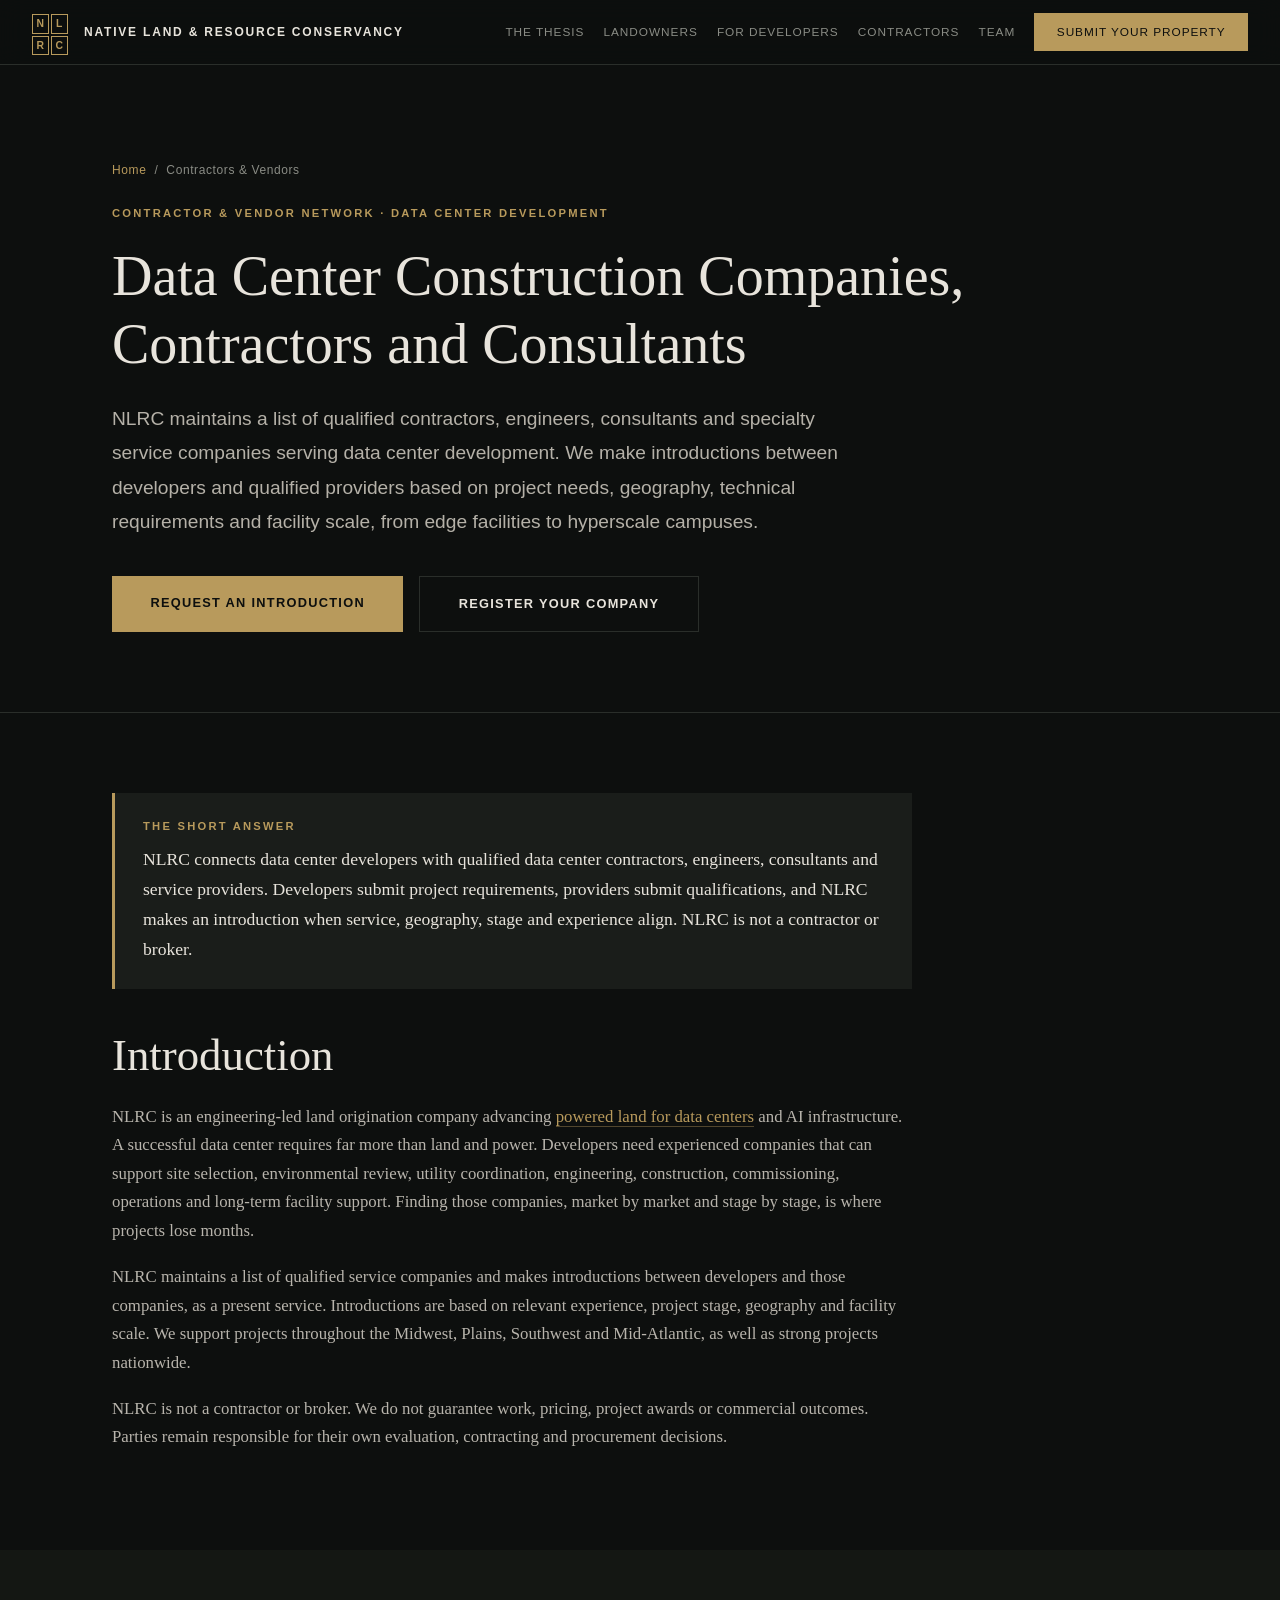
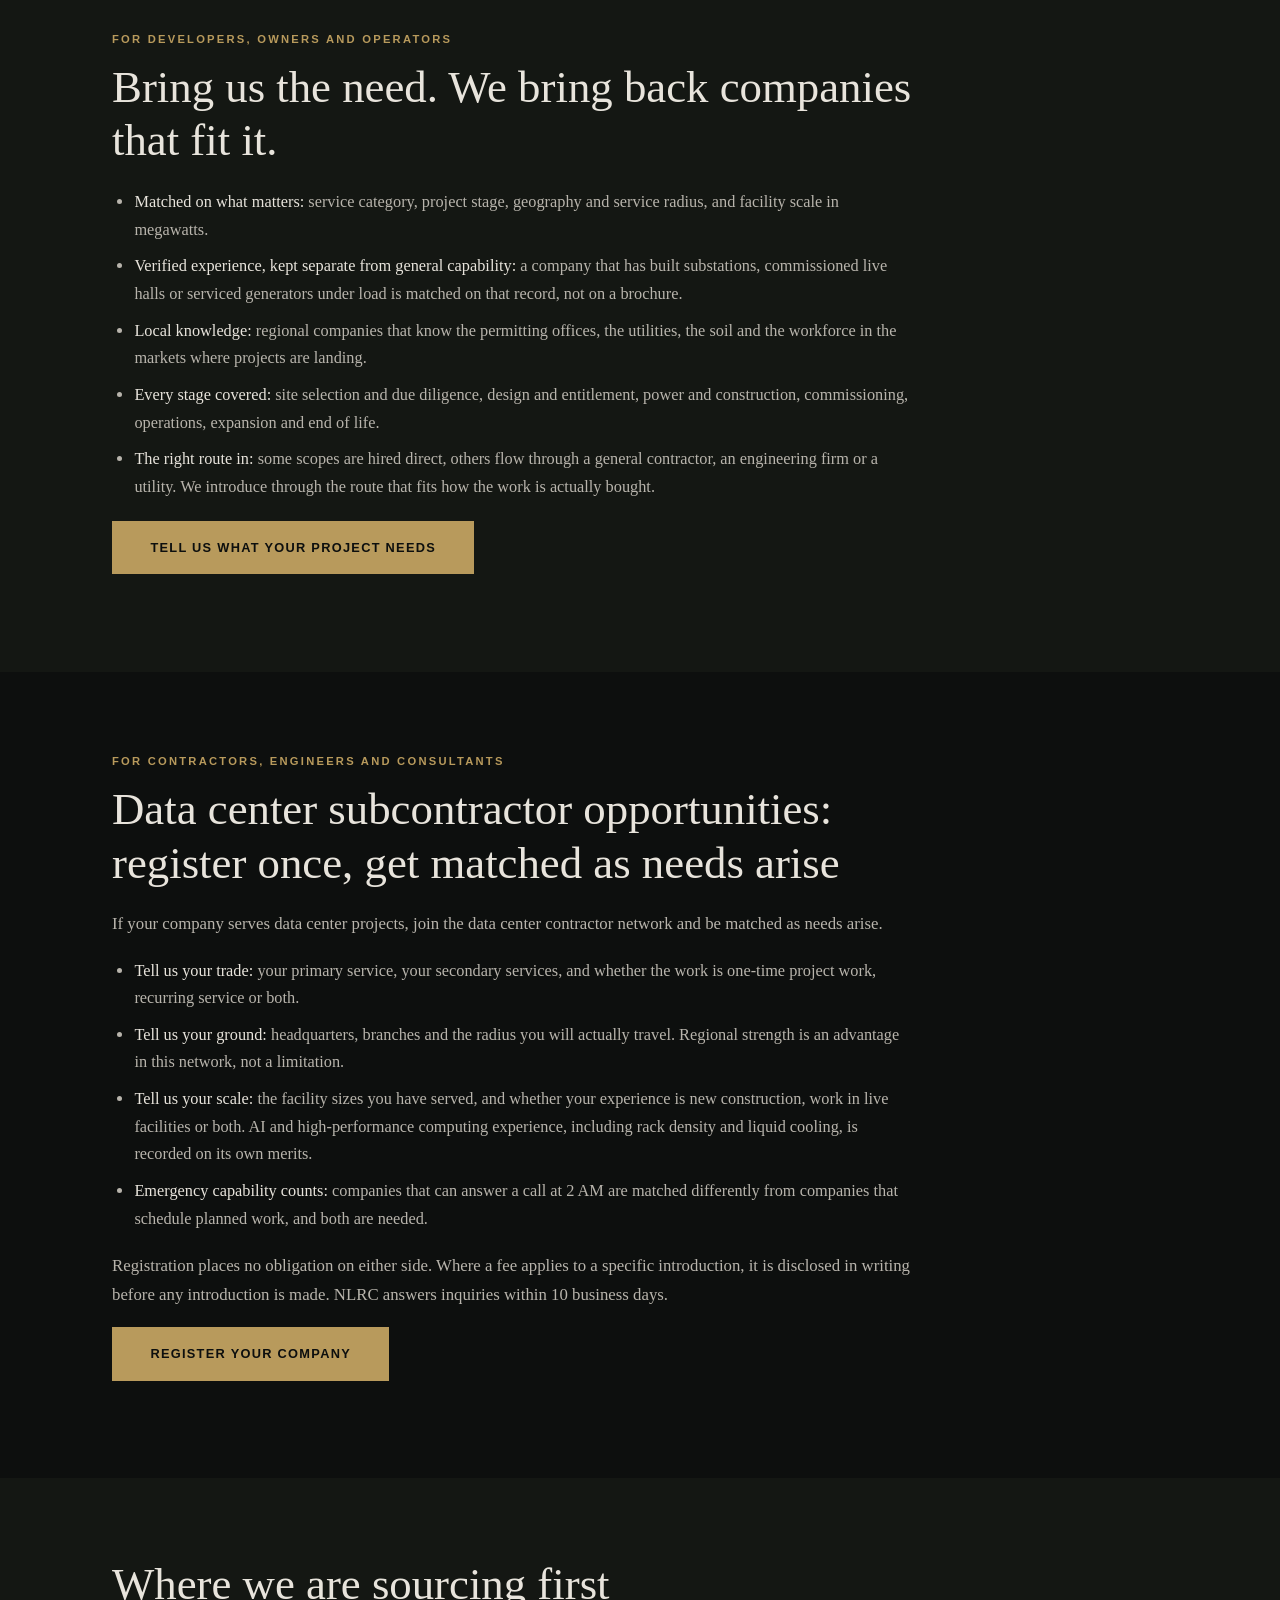
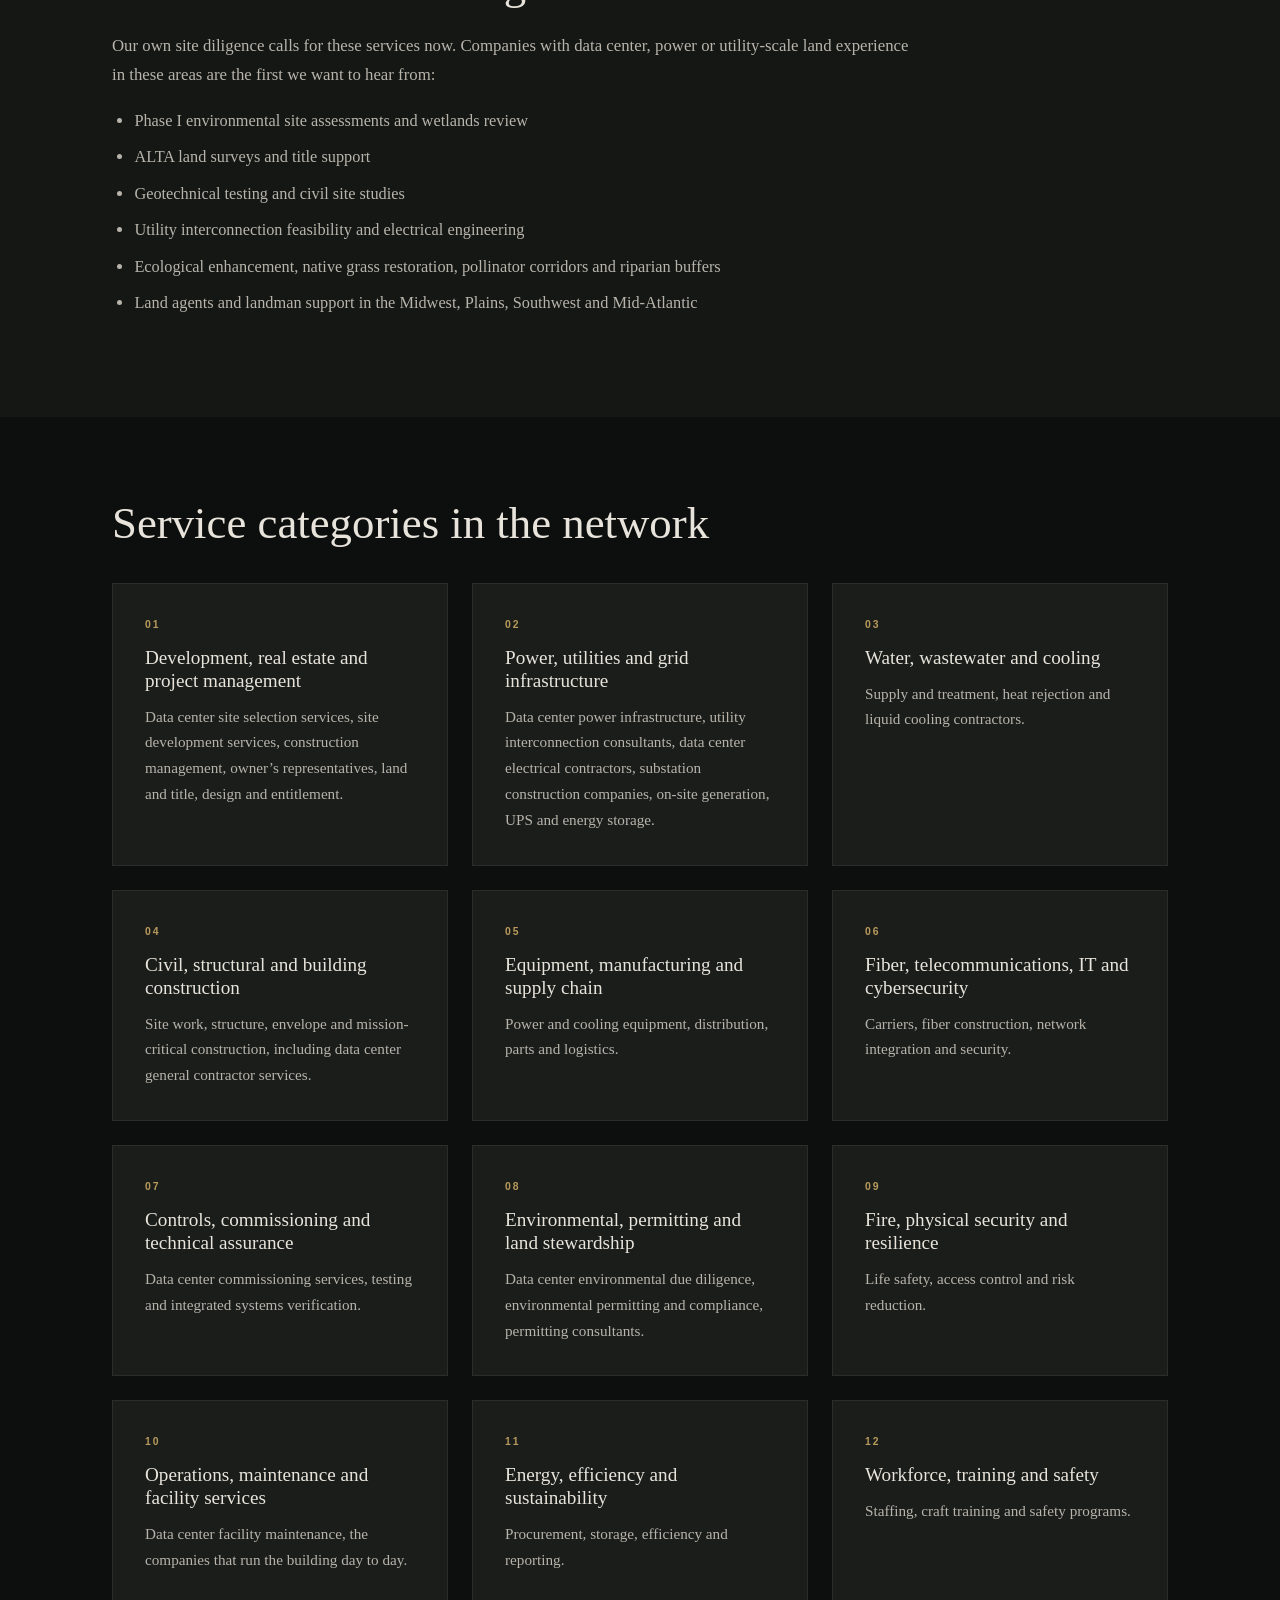
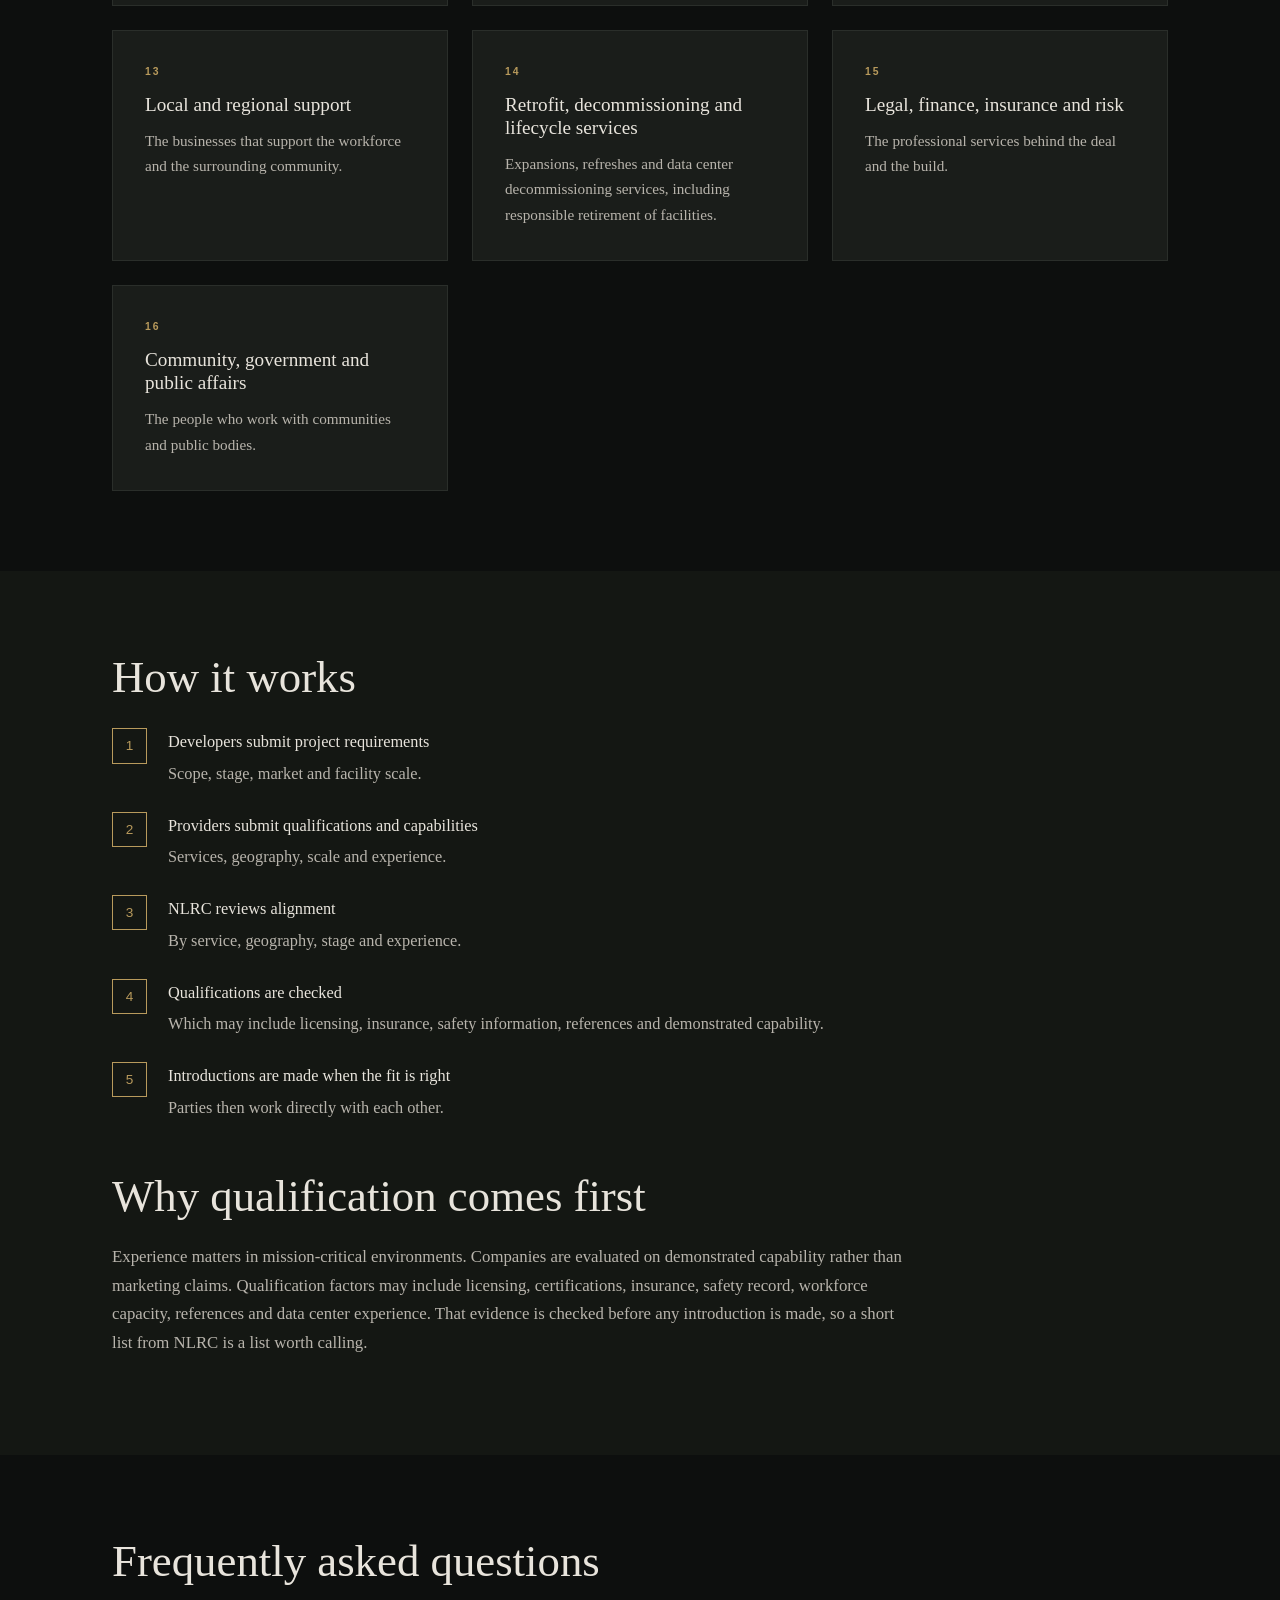
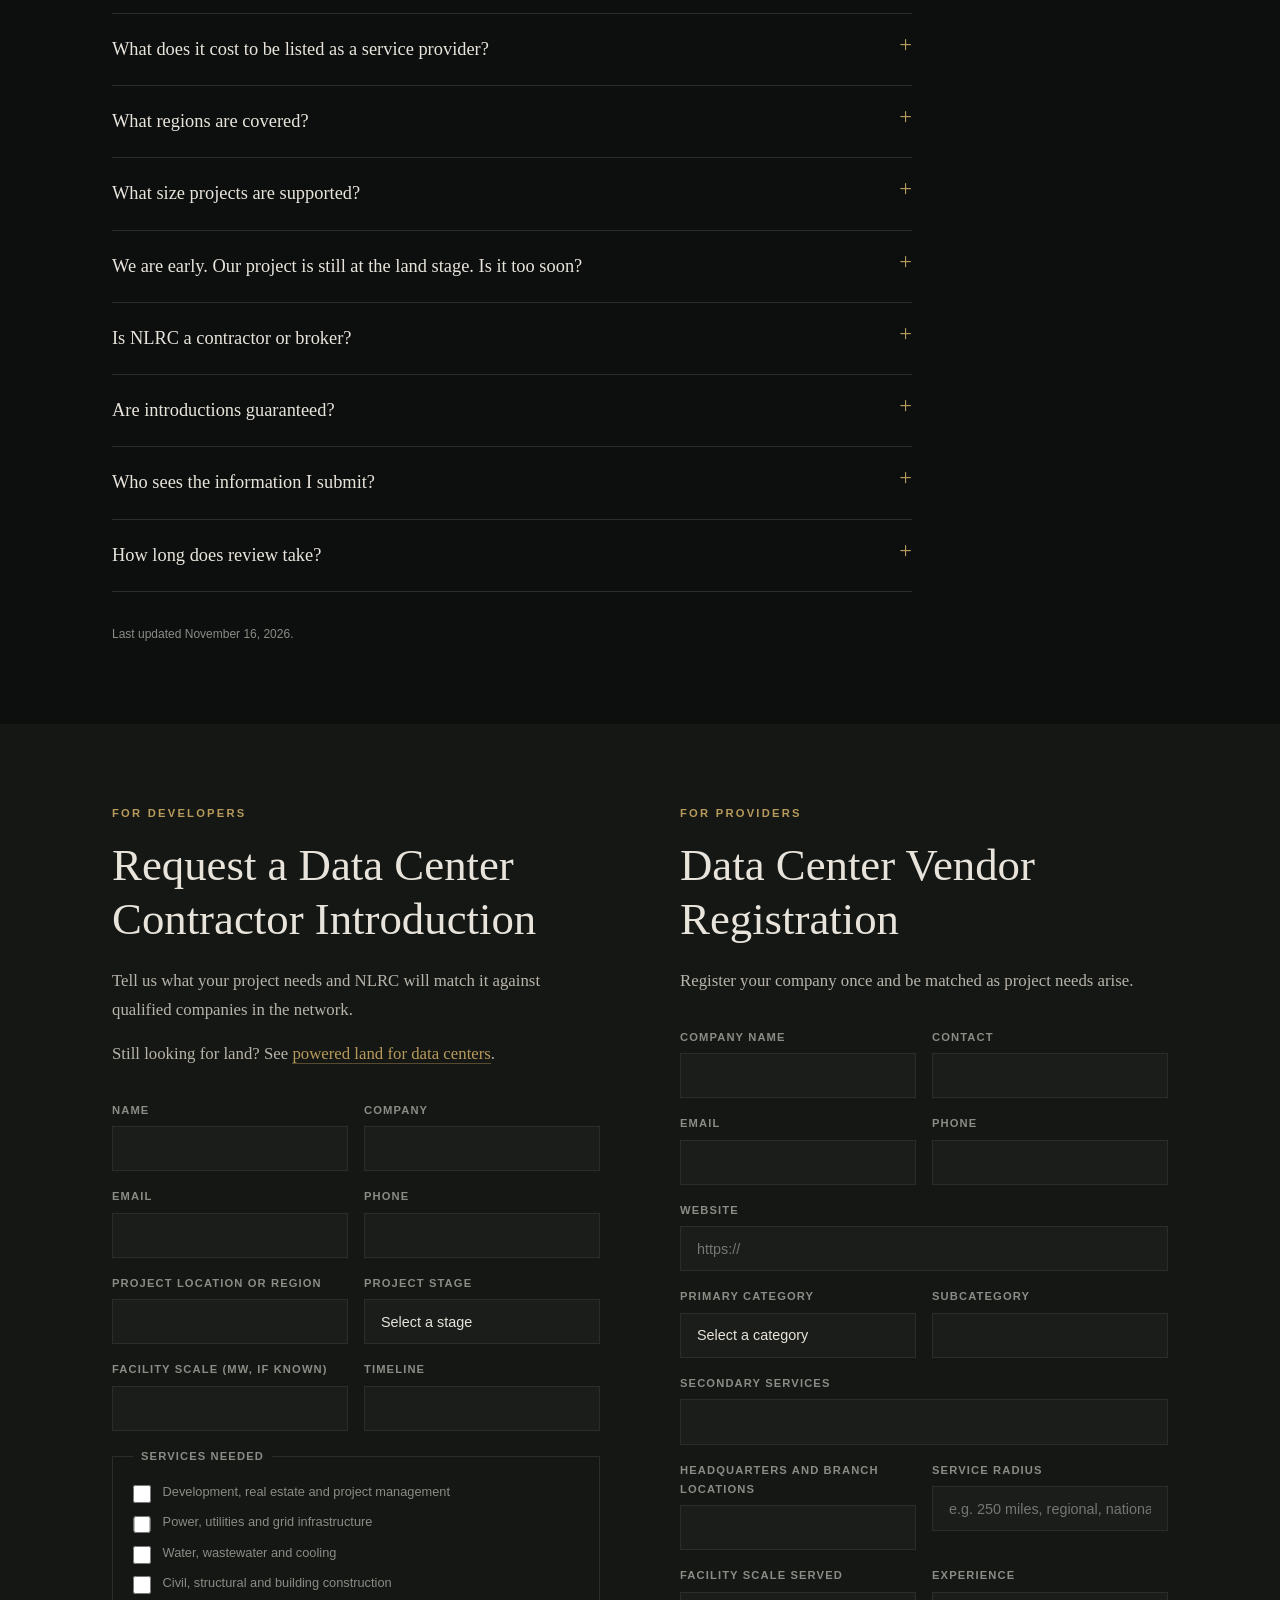
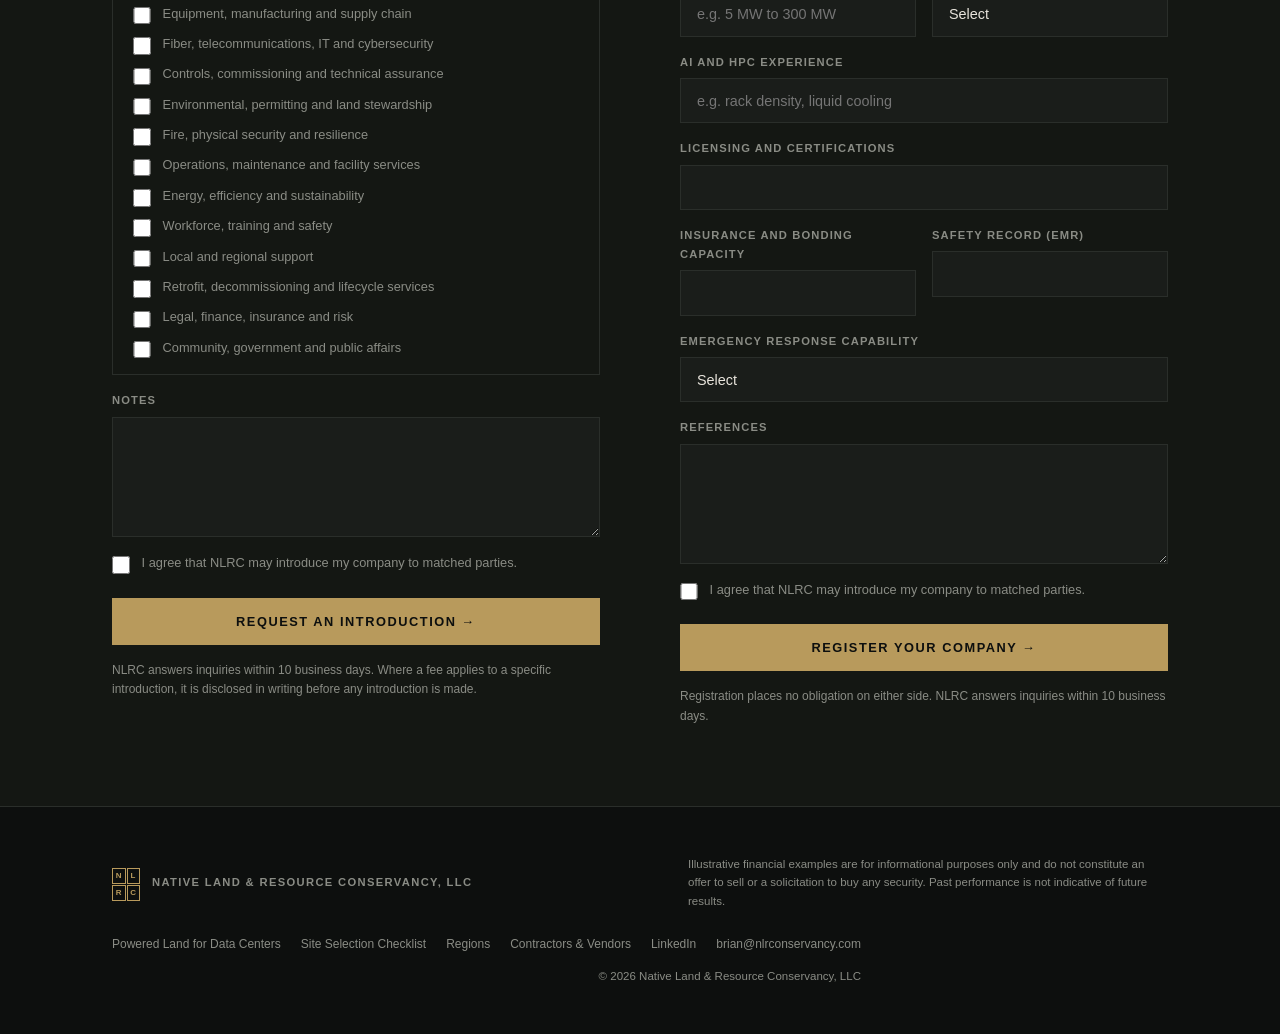
<file: data-center-contractors-and-vendors/index.html>
<!DOCTYPE html>
<html lang="en">
<head>
  <meta charset="UTF-8" />
  <meta name="viewport" content="width=device-width, initial-scale=1.0" />
  <title>Data Center Contractors &amp; Construction Companies | NLRC</title>
  <meta name="description" content="NLRC connects data center developers with qualified contractors, engineers and consultants for site selection, power, construction and commissioning." />
  <link rel="canonical" href="https://www.nlrconservancy.com/data-center-contractors-and-vendors/" />
  <meta name="robots" content="index, follow, max-image-preview:large, max-snippet:-1" />
  <link rel="icon" type="image/svg+xml" href="/favicon.svg" />
  <link rel="apple-touch-icon" href="/logo.png" />
  <meta name="theme-color" content="#0d0f0e" />
  <meta property="og:type" content="website" />
  <meta property="og:site_name" content="Native Land &amp; Resource Conservancy" />
  <meta property="og:locale" content="en_US" />
  <meta property="og:url" content="https://www.nlrconservancy.com/data-center-contractors-and-vendors/" />
  <meta property="og:title" content="Data Center Contractors &amp; Construction Companies | NLRC" />
  <meta property="og:description" content="NLRC connects data center developers with qualified contractors, engineers and consultants for site selection, power, construction and commissioning." />
  <meta property="og:image" content="https://www.nlrconservancy.com/og-image.png" />
  <meta property="og:image:width" content="1200" />
  <meta property="og:image:height" content="630" />
  <meta property="og:image:alt" content="NLRC: powered land for data centers" />
  <meta name="twitter:card" content="summary_large_image" />
  <meta name="twitter:title" content="Data Center Contractors &amp; Construction Companies | NLRC" />
  <meta name="twitter:description" content="NLRC connects data center developers with qualified contractors, engineers and consultants for site selection, power, construction and commissioning." />
  <meta name="twitter:image" content="https://www.nlrconservancy.com/og-image.png" />
  <script type="application/ld+json">
{
  "@context": "https://schema.org",
  "@graph": [
    {
      "@type": "Organization",
      "@id": "https://www.nlrconservancy.com/#organization",
      "name": "Native Land & Resource Conservancy",
      "legalName": "Native Land & Resource Conservancy, LLC",
      "alternateName": [
        "NLRC",
        "Native Land and Resource Conservancy"
      ],
      "url": "https://www.nlrconservancy.com/",
      "logo": {
        "@type": "ImageObject",
        "url": "https://www.nlrconservancy.com/logo.png",
        "width": 512,
        "height": 512
      },
      "image": "https://www.nlrconservancy.com/og-image.png",
      "description": "NLRC is an engineering-led land origination company that identifies, diligences and advances powered land (power-enabled land) for data center developers and AI infrastructure, in partnership with landowners.",
      "foundingDate": "2026",
      "email": "brian@nlrconservancy.com",
      "areaServed": {
        "@type": "Country",
        "name": "United States"
      },
      "knowsAbout": [
        "powered land for data centers",
        "data center site selection",
        "utility interconnection feasibility",
        "transmission and substation access",
        "natural gas and fiber infrastructure diligence",
        "Phase I environmental site assessments",
        "landowner partnerships"
      ],
      "founder": [
        {
          "@type": "Person",
          "name": "Tony Black",
          "jobTitle": "Co-Founder & Managing Partner"
        },
        {
          "@type": "Person",
          "@id": "https://www.nlrconservancy.com/#brian-beauchamp",
          "name": "Brian Beauchamp",
          "jobTitle": "Co-Founder & AI Landman / Project Manager",
          "email": "brian@nlrconservancy.com",
          "worksFor": {
            "@id": "https://www.nlrconservancy.com/#organization"
          }
        }
      ],
      "contactPoint": [
        {
          "@type": "ContactPoint",
          "contactType": "data center developer inquiries",
          "email": "brian@nlrconservancy.com",
          "areaServed": "US",
          "availableLanguage": "English"
        }
      ],
      "sameAs": [
        "https://www.linkedin.com/company/native-land-and-resource-conservancy/"
      ]
    },
    {
      "@type": "WebPage",
      "@id": "https://www.nlrconservancy.com/data-center-contractors-and-vendors/#webpage",
      "url": "https://www.nlrconservancy.com/data-center-contractors-and-vendors/",
      "name": "Data Center Contractors, Construction Companies and Consultants",
      "description": "NLRC connects data center developers with qualified contractors, engineers and consultants for site selection, power, construction and commissioning.",
      "isPartOf": {
        "@type": "WebSite",
        "@id": "https://www.nlrconservancy.com/#website",
        "url": "https://www.nlrconservancy.com/",
        "name": "Native Land & Resource Conservancy",
        "publisher": {
          "@id": "https://www.nlrconservancy.com/#organization"
        }
      },
      "about": {
        "@id": "https://www.nlrconservancy.com/#organization"
      },
      "inLanguage": "en-US",
      "dateModified": "2026-11-16"
    },
    {
      "@type": "BreadcrumbList",
      "itemListElement": [
        {
          "@type": "ListItem",
          "position": 1,
          "name": "Home",
          "item": "https://www.nlrconservancy.com/"
        },
        {
          "@type": "ListItem",
          "position": 2,
          "name": "Contractors & Vendors",
          "item": "https://www.nlrconservancy.com/data-center-contractors-and-vendors/"
        }
      ]
    },
    {
      "@type": "Service",
      "@id": "https://www.nlrconservancy.com/data-center-contractors-and-vendors/#service",
      "name": "Data center contractor, engineer and consultant introductions",
      "serviceType": "Introductions between data center developers and qualified service providers",
      "provider": {
        "@id": "https://www.nlrconservancy.com/#organization"
      },
      "areaServed": {
        "@type": "Country",
        "name": "United States"
      },
      "url": "https://www.nlrconservancy.com/data-center-contractors-and-vendors/",
      "description": "NLRC maintains a list of qualified contractors, engineers, consultants and specialty service companies serving data center development and makes introductions based on project needs, geography, stage and scale."
    },
    {
      "@type": "FAQPage",
      "mainEntity": [
        {
          "@type": "Question",
          "name": "What does it cost to be listed as a service provider?",
          "acceptedAnswer": {
            "@type": "Answer",
            "text": "Registering your company, or submitting a project request, places no obligation on either side. Where a fee applies to a specific connection, it is disclosed in writing before any introduction is made."
          }
        },
        {
          "@type": "Question",
          "name": "What regions are covered?",
          "acceptedAnswer": {
            "@type": "Answer",
            "text": "Midwest, Plains, Southwest and Mid-Atlantic, and strong projects nationwide. Regional strength matters in matching, because diligence and construction are local work."
          }
        },
        {
          "@type": "Question",
          "name": "What size projects are supported?",
          "acceptedAnswer": {
            "@type": "Answer",
            "text": "From edge facilities to hyperscale campuses. Scale is part of every match, so a company is introduced to work sized to its record."
          }
        },
        {
          "@type": "Question",
          "name": "We are early. Our project is still at the land stage. Is it too soon?",
          "acceptedAnswer": {
            "@type": "Answer",
            "text": "No. The earliest needs, site studies, environmental due diligence, power studies and entitlement support, are categories in the network, and early introductions protect the schedule later."
          }
        },
        {
          "@type": "Question",
          "name": "Is NLRC a contractor or broker?",
          "acceptedAnswer": {
            "@type": "Answer",
            "text": "No. NLRC is an engineering-led land origination company that makes introductions between developers and service companies. It does not perform construction work."
          }
        },
        {
          "@type": "Question",
          "name": "Are introductions guaranteed?",
          "acceptedAnswer": {
            "@type": "Answer",
            "text": "No. Registration does not guarantee an introduction, and an introduction does not guarantee work or pricing."
          }
        },
        {
          "@type": "Question",
          "name": "Who sees the information I submit?",
          "acceptedAnswer": {
            "@type": "Answer",
            "text": "Your company profile or project request is shared only with parties matched to it, and only after you have confirmed on the form that you agree to be introduced. Contact details are not published on the site."
          }
        },
        {
          "@type": "Question",
          "name": "How long does review take?",
          "acceptedAnswer": {
            "@type": "Answer",
            "text": "NLRC answers inquiries within 10 business days."
          }
        }
      ]
    }
  ]
}
  </script>
  <link rel="stylesheet" href="/assets/site.css" />
</head>
<body>
<a class="skip-link" href="#main">Skip to content</a>
<nav aria-label="Primary">
  <div class="nav-inner">
    <a href="/" class="nav-logo" aria-label="Native Land &amp; Resource Conservancy home">
      <div class="logo-mark" aria-hidden="true"><span>N</span><span>L</span><span>R</span><span>C</span></div>
      <div class="nav-wordmark">Native Land &amp; Resource Conservancy</div>
    </a>
    <button class="nav-toggle" type="button" aria-label="Open menu" aria-expanded="false" aria-controls="nav-links">&#9776;</button>
    <div class="nav-links" id="nav-links">
      <a href="/#thesis">The Thesis</a>
      <a href="/#qualifies">Landowners</a>
      <a href="/powered-land-for-data-centers/">For Developers</a>
      <a href="/data-center-contractors-and-vendors/">Contractors</a>
      <a href="/#team">Team</a>
      <a href="/#contact" class="btn-nav">Submit Your Property</a>
    </div>
  </div>
</nav>
<main id="main">
<header class="page-hero">
  <div class="container">
    <div class="breadcrumbs" role="navigation" aria-label="Breadcrumb"><a href="/">Home</a><span>/</span>Contractors &amp; Vendors</div>
    <div class="eyebrow">Contractor &amp; Vendor Network &middot; Data Center Development</div>
    <h1>Data Center Construction Companies, Contractors and Consultants</h1>
    <p class="lede">NLRC maintains a list of qualified contractors, engineers, consultants and specialty service companies serving data center development. We make introductions between developers and qualified providers based on project needs, geography, technical requirements and facility scale, from edge facilities to hyperscale campuses.</p>
    <div class="hero-ctas"><a href="#developer-form" class="btn-primary">Request an Introduction</a><a href="#provider-form" class="btn-secondary">Register Your Company</a></div>
  </div>
</header>
<section class="sub-section"><div class="container"><div class="prose">
  <div class="answer-box"><span class="eyebrow">The short answer</span><p>NLRC connects data center developers with qualified <strong>data center contractors, engineers, consultants and service providers</strong>. Developers submit project requirements, providers submit qualifications, and NLRC makes an introduction when service, geography, stage and experience align. NLRC is not a contractor or broker.</p></div>
  <h2>Introduction</h2>
  <p>NLRC is an engineering-led land origination company advancing <a href="/powered-land-for-data-centers/">powered land for data centers</a> and AI infrastructure. A successful data center requires far more than land and power. Developers need experienced companies that can support site selection, environmental review, utility coordination, engineering, construction, commissioning, operations and long-term facility support. Finding those companies, market by market and stage by stage, is where projects lose months.</p>
  <p>NLRC maintains a list of qualified service companies and makes introductions between developers and those companies, as a present service. Introductions are based on relevant experience, project stage, geography and facility scale. We support projects throughout the Midwest, Plains, Southwest and Mid-Atlantic, as well as strong projects nationwide.</p>
  <p>NLRC is not a contractor or broker. We do not guarantee work, pricing, project awards or commercial outcomes. Parties remain responsible for their own evaluation, contracting and procurement decisions.</p>
</div></div></section>

<section class="sub-section alt"><div class="container"><div class="prose">
  <div class="eyebrow">For Developers, Owners and Operators</div>
  <h2 style="margin-top:.75rem">Bring us the need. We bring back companies that fit it.</h2>
  <ul>
    <li><strong>Matched on what matters:</strong> service category, project stage, geography and service radius, and facility scale in megawatts.</li>
    <li><strong>Verified experience, kept separate from general capability:</strong> a company that has built substations, commissioned live halls or serviced generators under load is matched on that record, not on a brochure.</li>
    <li><strong>Local knowledge:</strong> regional companies that know the permitting offices, the utilities, the soil and the workforce in the markets where projects are landing.</li>
    <li><strong>Every stage covered:</strong> site selection and due diligence, design and entitlement, power and construction, commissioning, operations, expansion and end of life.</li>
    <li><strong>The right route in:</strong> some scopes are hired direct, others flow through a general contractor, an engineering firm or a utility. We introduce through the route that fits how the work is actually bought.</li>
  </ul>
  <p><a class="btn-primary" href="#developer-form">Tell Us What Your Project Needs</a></p>
</div></div></section>

<section class="sub-section"><div class="container"><div class="prose">
  <div class="eyebrow">For Contractors, Engineers and Consultants</div>
  <h2 style="margin-top:.75rem">Data center subcontractor opportunities: register once, get matched as needs arise</h2>
  <p>If your company serves data center projects, join the data center contractor network and be matched as needs arise.</p>
  <ul>
    <li><strong>Tell us your trade:</strong> your primary service, your secondary services, and whether the work is one-time project work, recurring service or both.</li>
    <li><strong>Tell us your ground:</strong> headquarters, branches and the radius you will actually travel. Regional strength is an advantage in this network, not a limitation.</li>
    <li><strong>Tell us your scale:</strong> the facility sizes you have served, and whether your experience is new construction, work in live facilities or both. AI and high-performance computing experience, including rack density and liquid cooling, is recorded on its own merits.</li>
    <li><strong>Emergency capability counts:</strong> companies that can answer a call at 2 AM are matched differently from companies that schedule planned work, and both are needed.</li>
  </ul>
  <p>Registration places no obligation on either side. Where a fee applies to a specific introduction, it is disclosed in writing before any introduction is made. NLRC answers inquiries within 10 business days.</p>
  <p><a class="btn-primary" href="#provider-form">Register Your Company</a></p>
</div></div></section>

<section class="sub-section alt"><div class="container"><div class="prose">
  <h2>Where we are sourcing first</h2>
  <p>Our own site diligence calls for these services now. Companies with data center, power or utility-scale land experience in these areas are the first we want to hear from:</p>
  <ul>
    <li>Phase I environmental site assessments and wetlands review</li>
    <li>ALTA land surveys and title support</li>
    <li>Geotechnical testing and civil site studies</li>
    <li>Utility interconnection feasibility and electrical engineering</li>
    <li>Ecological enhancement, native grass restoration, pollinator corridors and riparian buffers</li>
    <li>Land agents and landman support in the Midwest, Plains, Southwest and Mid-Atlantic</li>
  </ul>
</div></div></section>

<section class="sub-section"><div class="container">
  <div class="prose"><h2>Service categories in the network</h2></div>
  <div class="card-grid"><div class="info-card"><span class="card-num">01</span><h3>Development, real estate and project management</h3><p>Data center site selection services, site development services, construction management, owner&rsquo;s representatives, land and title, design and entitlement.</p></div><div class="info-card"><span class="card-num">02</span><h3>Power, utilities and grid infrastructure</h3><p>Data center power infrastructure, utility interconnection consultants, data center electrical contractors, substation construction companies, on-site generation, UPS and energy storage.</p></div><div class="info-card"><span class="card-num">03</span><h3>Water, wastewater and cooling</h3><p>Supply and treatment, heat rejection and liquid cooling contractors.</p></div><div class="info-card"><span class="card-num">04</span><h3>Civil, structural and building construction</h3><p>Site work, structure, envelope and mission-critical construction, including data center general contractor services.</p></div><div class="info-card"><span class="card-num">05</span><h3>Equipment, manufacturing and supply chain</h3><p>Power and cooling equipment, distribution, parts and logistics.</p></div><div class="info-card"><span class="card-num">06</span><h3>Fiber, telecommunications, IT and cybersecurity</h3><p>Carriers, fiber construction, network integration and security.</p></div><div class="info-card"><span class="card-num">07</span><h3>Controls, commissioning and technical assurance</h3><p>Data center commissioning services, testing and integrated systems verification.</p></div><div class="info-card"><span class="card-num">08</span><h3>Environmental, permitting and land stewardship</h3><p>Data center environmental due diligence, environmental permitting and compliance, permitting consultants.</p></div><div class="info-card"><span class="card-num">09</span><h3>Fire, physical security and resilience</h3><p>Life safety, access control and risk reduction.</p></div><div class="info-card"><span class="card-num">10</span><h3>Operations, maintenance and facility services</h3><p>Data center facility maintenance, the companies that run the building day to day.</p></div><div class="info-card"><span class="card-num">11</span><h3>Energy, efficiency and sustainability</h3><p>Procurement, storage, efficiency and reporting.</p></div><div class="info-card"><span class="card-num">12</span><h3>Workforce, training and safety</h3><p>Staffing, craft training and safety programs.</p></div><div class="info-card"><span class="card-num">13</span><h3>Local and regional support</h3><p>The businesses that support the workforce and the surrounding community.</p></div><div class="info-card"><span class="card-num">14</span><h3>Retrofit, decommissioning and lifecycle services</h3><p>Expansions, refreshes and data center decommissioning services, including responsible retirement of facilities.</p></div><div class="info-card"><span class="card-num">15</span><h3>Legal, finance, insurance and risk</h3><p>The professional services behind the deal and the build.</p></div><div class="info-card"><span class="card-num">16</span><h3>Community, government and public affairs</h3><p>The people who work with communities and public bodies.</p></div></div></div></section>

<section class="sub-section alt"><div class="container"><div class="prose">
  <h2>How it works</h2>
  <ol class="steps">
    <li><strong>Developers submit project requirements</strong>Scope, stage, market and facility scale.</li>
    <li><strong>Providers submit qualifications and capabilities</strong>Services, geography, scale and experience.</li>
    <li><strong>NLRC reviews alignment</strong>By service, geography, stage and experience.</li>
    <li><strong>Qualifications are checked</strong>Which may include licensing, insurance, safety information, references and demonstrated capability.</li>
    <li><strong>Introductions are made when the fit is right</strong>Parties then work directly with each other.</li>
  </ol>
  <h2>Why qualification comes first</h2>
  <p>Experience matters in mission-critical environments. Companies are evaluated on demonstrated capability rather than marketing claims. Qualification factors may include licensing, certifications, insurance, safety record, workforce capacity, references and data center experience. That evidence is checked before any introduction is made, so a short list from NLRC is a list worth calling.</p>
</div></div></section>

<section class="sub-section"><div class="container"><div class="prose"><h2>Frequently asked questions</h2></div><div class="faq"><details><summary>What does it cost to be listed as a service provider?</summary><p>Registering your company, or submitting a project request, places no obligation on either side. Where a fee applies to a specific connection, it is disclosed in writing before any introduction is made.</p></details><details><summary>What regions are covered?</summary><p>Midwest, Plains, Southwest and Mid-Atlantic, and strong projects nationwide. Regional strength matters in matching, because diligence and construction are local work.</p></details><details><summary>What size projects are supported?</summary><p>From edge facilities to hyperscale campuses. Scale is part of every match, so a company is introduced to work sized to its record.</p></details><details><summary>We are early. Our project is still at the land stage. Is it too soon?</summary><p>No. The earliest needs, site studies, environmental due diligence, power studies and entitlement support, are categories in the network, and early introductions protect the schedule later.</p></details><details><summary>Is NLRC a contractor or broker?</summary><p>No. NLRC is an engineering-led land origination company that makes introductions between developers and service companies. It does not perform construction work.</p></details><details><summary>Are introductions guaranteed?</summary><p>No. Registration does not guarantee an introduction, and an introduction does not guarantee work or pricing.</p></details><details><summary>Who sees the information I submit?</summary><p>Your company profile or project request is shared only with parties matched to it, and only after you have confirmed on the form that you agree to be introduced. Contact details are not published on the site.</p></details><details><summary>How long does review take?</summary><p>NLRC answers inquiries within 10 business days.</p></details></div><p class="updated">Last updated November 16, 2026.</p></div></section>

<section class="sub-section alt"><div class="container">
  <div class="connect-grid">
    <div><div class="eyebrow">For Developers</div><h2 style="color:var(--light);margin:1rem 0 1.25rem">Request a Data Center Contractor Introduction</h2>
    <p>Tell us what your project needs and NLRC will match it against qualified companies in the network.</p>
    <p style="margin-top:1rem">Still looking for land? See <a class="inline-link" href="/powered-land-for-data-centers/">powered land for data centers</a>.</p>
    <div style="margin-top:2rem"><form action="https://formspree.io/f/xykadjok" method="POST" id="developer-form" aria-label="Request a data center contractor introduction">
          <input type="hidden" name="_subject" value="Contractor introduction request (website)" />
          <input type="hidden" name="type" value="developer" />
          <input type="hidden" name="form" value="developer-contractor-introduction" />
          <div class="form-row"><div class="form-group"><label for="dv-name">Name</label><input id="dv-name" name="name" type="text" autocomplete="name" required /></div>
          <div class="form-group"><label for="dv-company">Company</label><input id="dv-company" name="company" type="text" autocomplete="organization" required /></div></div>
          <div class="form-row"><div class="form-group"><label for="dv-email">Email</label><input id="dv-email" name="email" type="email" autocomplete="email" required /></div>
          <div class="form-group"><label for="dv-phone">Phone</label><input id="dv-phone" name="phone" type="tel" autocomplete="tel" /></div></div>
          <div class="form-row"><div class="form-group"><label for="dv-loc">Project Location or Region</label><input id="dv-loc" name="project_location" type="text" required /></div>
          <div class="form-group"><label for="dv-stage">Project Stage</label><select id="dv-stage" name="project_stage" required><option value="" disabled selected>Select a stage</option><option>Land / site selection</option><option>Design and entitlement</option><option>Power and construction</option><option>Commissioning</option><option>Operations</option><option>Expansion or end of life</option></select></div></div>
          <div class="form-row"><div class="form-group"><label for="dv-mw">Facility Scale (MW, if known)</label><input id="dv-mw" name="facility_scale_mw" type="text" /></div>
          <div class="form-group"><label for="dv-time">Timeline</label><input id="dv-time" name="timeline" type="text" /></div></div>
          <fieldset><legend>Services needed</legend><div class="check-row"><input type="checkbox" id="dv-c0" name="services_needed" value="Development, real estate and project management" /><label for="dv-c0">Development, real estate and project management</label></div><div class="check-row"><input type="checkbox" id="dv-c1" name="services_needed" value="Power, utilities and grid infrastructure" /><label for="dv-c1">Power, utilities and grid infrastructure</label></div><div class="check-row"><input type="checkbox" id="dv-c2" name="services_needed" value="Water, wastewater and cooling" /><label for="dv-c2">Water, wastewater and cooling</label></div><div class="check-row"><input type="checkbox" id="dv-c3" name="services_needed" value="Civil, structural and building construction" /><label for="dv-c3">Civil, structural and building construction</label></div><div class="check-row"><input type="checkbox" id="dv-c4" name="services_needed" value="Equipment, manufacturing and supply chain" /><label for="dv-c4">Equipment, manufacturing and supply chain</label></div><div class="check-row"><input type="checkbox" id="dv-c5" name="services_needed" value="Fiber, telecommunications, IT and cybersecurity" /><label for="dv-c5">Fiber, telecommunications, IT and cybersecurity</label></div><div class="check-row"><input type="checkbox" id="dv-c6" name="services_needed" value="Controls, commissioning and technical assurance" /><label for="dv-c6">Controls, commissioning and technical assurance</label></div><div class="check-row"><input type="checkbox" id="dv-c7" name="services_needed" value="Environmental, permitting and land stewardship" /><label for="dv-c7">Environmental, permitting and land stewardship</label></div><div class="check-row"><input type="checkbox" id="dv-c8" name="services_needed" value="Fire, physical security and resilience" /><label for="dv-c8">Fire, physical security and resilience</label></div><div class="check-row"><input type="checkbox" id="dv-c9" name="services_needed" value="Operations, maintenance and facility services" /><label for="dv-c9">Operations, maintenance and facility services</label></div><div class="check-row"><input type="checkbox" id="dv-c10" name="services_needed" value="Energy, efficiency and sustainability" /><label for="dv-c10">Energy, efficiency and sustainability</label></div><div class="check-row"><input type="checkbox" id="dv-c11" name="services_needed" value="Workforce, training and safety" /><label for="dv-c11">Workforce, training and safety</label></div><div class="check-row"><input type="checkbox" id="dv-c12" name="services_needed" value="Local and regional support" /><label for="dv-c12">Local and regional support</label></div><div class="check-row"><input type="checkbox" id="dv-c13" name="services_needed" value="Retrofit, decommissioning and lifecycle services" /><label for="dv-c13">Retrofit, decommissioning and lifecycle services</label></div><div class="check-row"><input type="checkbox" id="dv-c14" name="services_needed" value="Legal, finance, insurance and risk" /><label for="dv-c14">Legal, finance, insurance and risk</label></div><div class="check-row"><input type="checkbox" id="dv-c15" name="services_needed" value="Community, government and public affairs" /><label for="dv-c15">Community, government and public affairs</label></div></fieldset>
          <div class="form-group"><label for="dv-notes">Notes</label><textarea id="dv-notes" name="notes"></textarea></div>
          <div class="check-row"><input type="checkbox" id="dv-consent" name="consent" value="yes" required /><label for="dv-consent">I agree that NLRC may introduce my company to matched parties.</label></div>
          <button type="submit" class="btn-submit">Request an Introduction &rarr;</button>
          <p class="form-note">NLRC answers inquiries within 10 business days. Where a fee applies to a specific introduction, it is disclosed in writing before any introduction is made.</p>
        </form></div></div>
    <div><div class="eyebrow">For Providers</div><h2 style="color:var(--light);margin:1rem 0 1.25rem">Data Center Vendor Registration</h2>
    <p>Register your company once and be matched as project needs arise.</p>
    <div style="margin-top:2rem"><form action="https://formspree.io/f/xykadjok" method="POST" id="provider-form" aria-label="Data center vendor registration">
          <input type="hidden" name="_subject" value="Data center vendor registration (website)" />
          <input type="hidden" name="type" value="contractor" />
          <input type="hidden" name="form" value="provider-vendor-registration" />
          <div class="form-row"><div class="form-group"><label for="pv-company">Company Name</label><input id="pv-company" name="company" type="text" autocomplete="organization" required /></div>
          <div class="form-group"><label for="pv-contact">Contact</label><input id="pv-contact" name="contact" type="text" autocomplete="name" required /></div></div>
          <div class="form-row"><div class="form-group"><label for="pv-email">Email</label><input id="pv-email" name="email" type="email" autocomplete="email" required /></div>
          <div class="form-group"><label for="pv-phone">Phone</label><input id="pv-phone" name="phone" type="tel" autocomplete="tel" /></div></div>
          <div class="form-group"><label for="pv-web">Website</label><input id="pv-web" name="website" type="url" placeholder="https://" /></div>
          <div class="form-row"><div class="form-group"><label for="pv-cat">Primary Category</label><select id="pv-cat" name="primary_category" required><option value="" disabled selected>Select a category</option><option>Development, real estate and project management</option><option>Power, utilities and grid infrastructure</option><option>Water, wastewater and cooling</option><option>Civil, structural and building construction</option><option>Equipment, manufacturing and supply chain</option><option>Fiber, telecommunications, IT and cybersecurity</option><option>Controls, commissioning and technical assurance</option><option>Environmental, permitting and land stewardship</option><option>Fire, physical security and resilience</option><option>Operations, maintenance and facility services</option><option>Energy, efficiency and sustainability</option><option>Workforce, training and safety</option><option>Local and regional support</option><option>Retrofit, decommissioning and lifecycle services</option><option>Legal, finance, insurance and risk</option><option>Community, government and public affairs</option></select></div>
          <div class="form-group"><label for="pv-sub">Subcategory</label><input id="pv-sub" name="subcategory" type="text" /></div></div>
          <div class="form-group"><label for="pv-sec">Secondary Services</label><input id="pv-sec" name="secondary_services" type="text" /></div>
          <div class="form-row"><div class="form-group"><label for="pv-hq">Headquarters and Branch Locations</label><input id="pv-hq" name="locations" type="text" required /></div>
          <div class="form-group"><label for="pv-radius">Service Radius</label><input id="pv-radius" name="service_radius" type="text" placeholder="e.g. 250 miles, regional, national" /></div></div>
          <div class="form-row"><div class="form-group"><label for="pv-scale">Facility Scale Served</label><input id="pv-scale" name="facility_scale_served" type="text" placeholder="e.g. 5 MW to 300 MW" /></div>
          <div class="form-group"><label for="pv-exp">Experience</label><select id="pv-exp" name="experience_type"><option value="" disabled selected>Select</option><option>New construction</option><option>Live site</option><option>Both</option></select></div></div>
          <div class="form-group"><label for="pv-ai">AI and HPC Experience</label><input id="pv-ai" name="ai_hpc_experience" type="text" placeholder="e.g. rack density, liquid cooling" /></div>
          <div class="form-group"><label for="pv-lic">Licensing and Certifications</label><input id="pv-lic" name="licensing" type="text" /></div>
          <div class="form-row"><div class="form-group"><label for="pv-ins">Insurance and Bonding Capacity</label><input id="pv-ins" name="insurance_bonding" type="text" /></div>
          <div class="form-group"><label for="pv-emr">Safety Record (EMR)</label><input id="pv-emr" name="safety_emr" type="text" /></div></div>
          <div class="form-group"><label for="pv-em">Emergency Response Capability</label><select id="pv-em" name="emergency_response"><option value="" disabled selected>Select</option><option>24/7 emergency response</option><option>Planned work only</option><option>Both</option></select></div>
          <div class="form-group"><label for="pv-ref">References</label><textarea id="pv-ref" name="references"></textarea></div>
          <div class="check-row"><input type="checkbox" id="pv-consent" name="consent" value="yes" required /><label for="pv-consent">I agree that NLRC may introduce my company to matched parties.</label></div>
          <button type="submit" class="btn-submit">Register Your Company &rarr;</button>
          <p class="form-note">Registration places no obligation on either side. NLRC answers inquiries within 10 business days.</p>
        </form></div></div>
  </div>
</div></section>
</main>
<footer>
  <div class="footer-inner">
    <div class="footer-logo">
      <div class="logo-mark" style="width:28px;height:28px;gap:1px" aria-hidden="true">
        <span style="font-size:0.5rem">N</span><span style="font-size:0.5rem">L</span>
        <span style="font-size:0.5rem">R</span><span style="font-size:0.5rem">C</span>
      </div>
      <div class="footer-wordmark">Native Land &amp; Resource Conservancy, LLC</div>
    </div>
    <p class="footer-note">Illustrative financial examples are for informational purposes only and do not constitute an offer to sell or a solicitation to buy any security. Past performance is not indicative of future results.</p>
    <div class="footer-right">
      <div class="footer-links">
        <a href="/powered-land-for-data-centers/">Powered Land for Data Centers</a>
        <a href="/data-center-site-selection-checklist/">Site Selection Checklist</a>
        <a href="/powered-land-by-region/">Regions</a>
        <a href="/data-center-contractors-and-vendors/">Contractors &amp; Vendors</a>
        <a href="https://www.linkedin.com/company/native-land-and-resource-conservancy/" rel="noopener" target="_blank">LinkedIn</a>
        <a href="mailto:brian@nlrconservancy.com">brian@nlrconservancy.com</a>
      </div>
      <div>&copy; 2026 Native Land &amp; Resource Conservancy, LLC</div>
    </div>
  </div>
</footer>
<script src="/assets/site.js" defer></script>
</body>
</html>
</file>
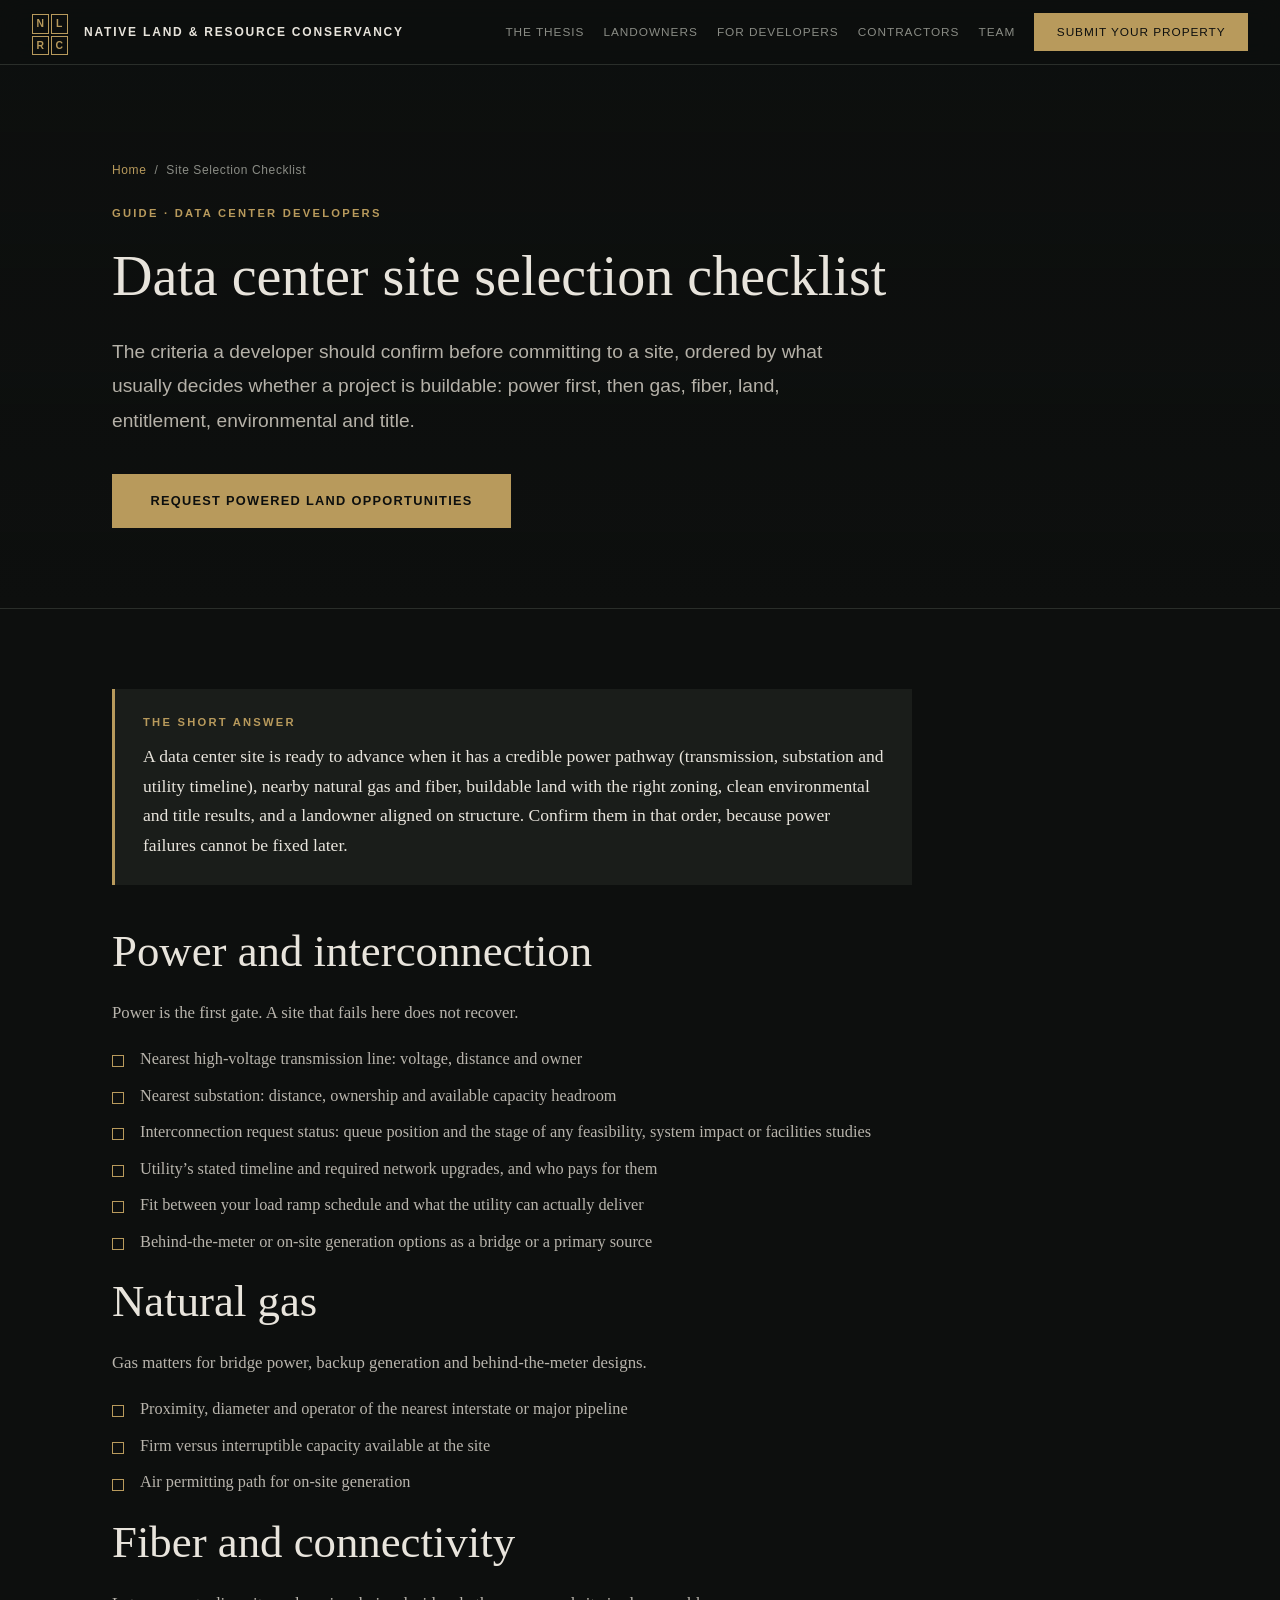
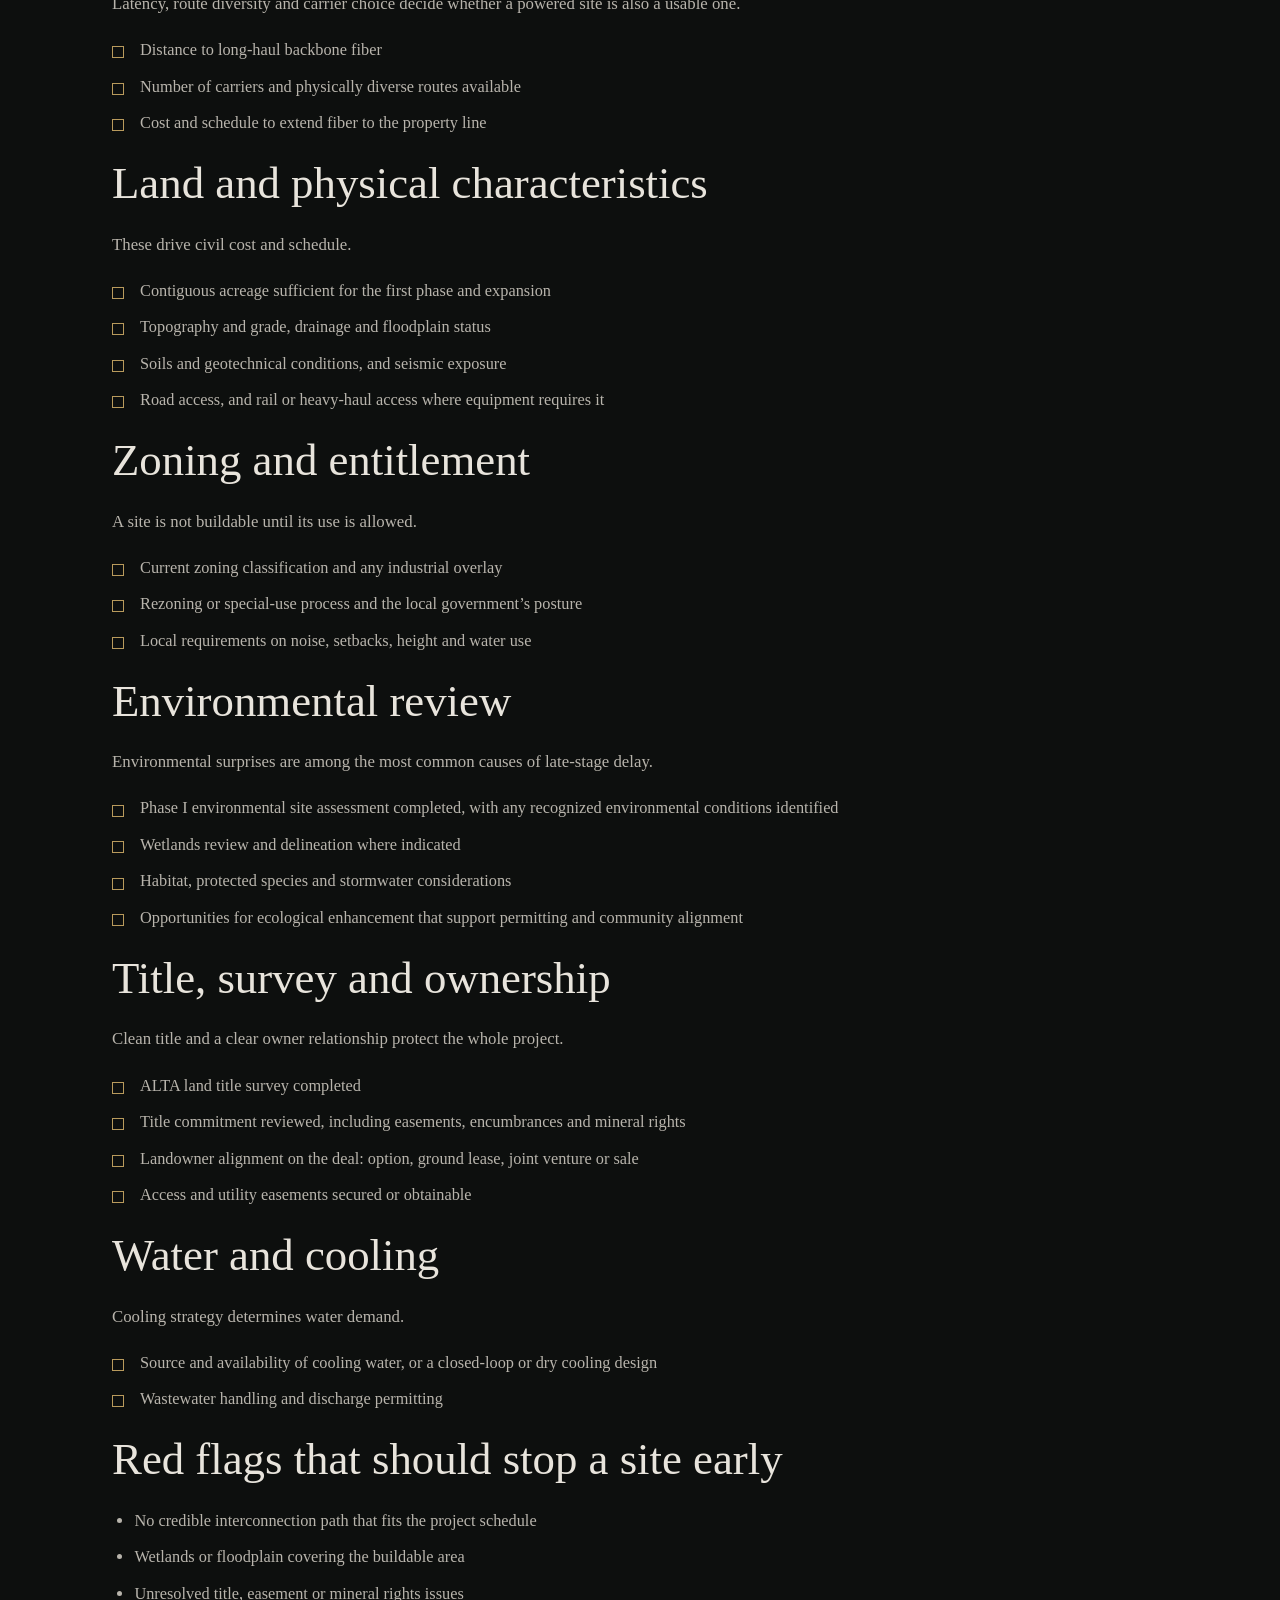
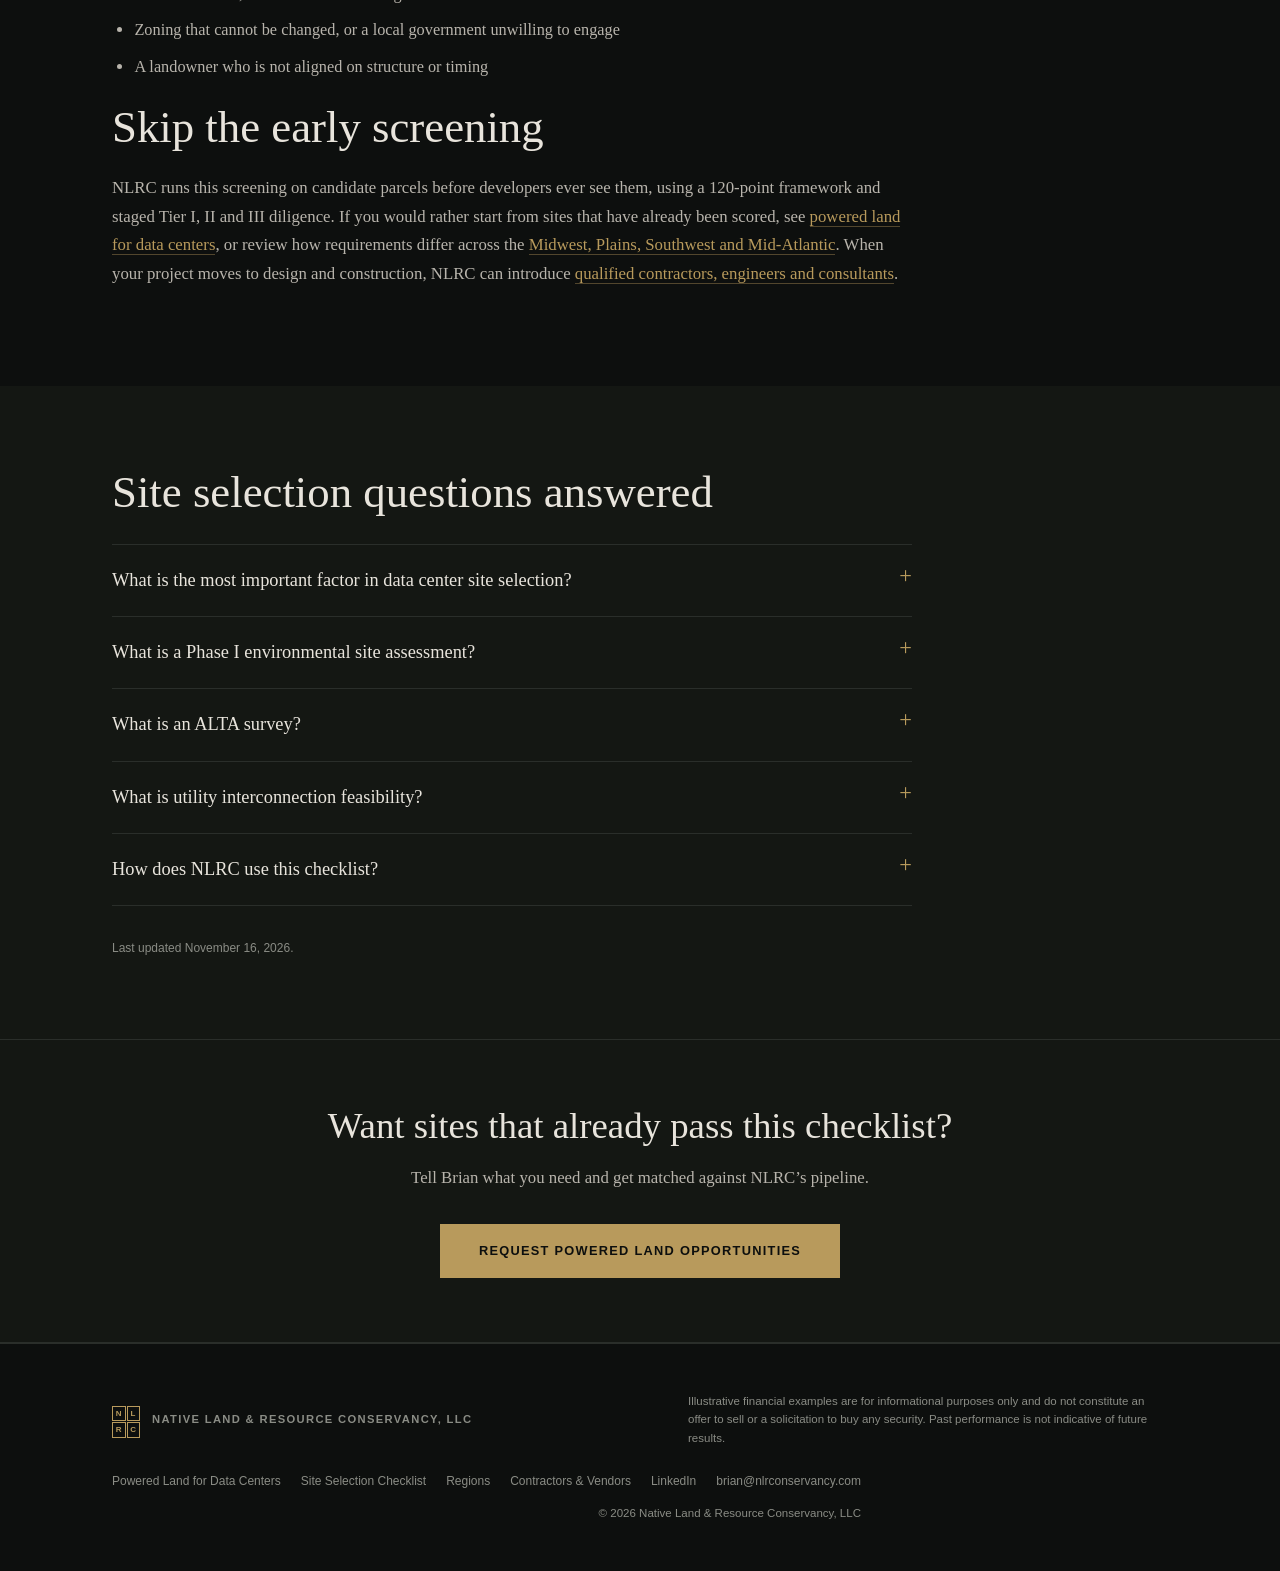
<file: data-center-site-selection-checklist/index.html>
<!DOCTYPE html>
<html lang="en">
<head>
  <meta charset="UTF-8" />
  <meta name="viewport" content="width=device-width, initial-scale=1.0" />
  <title>Data Center Site Selection Checklist | NLRC</title>
  <meta name="description" content="A practical data center site selection checklist covering power, interconnection, gas, fiber, land, environmental, zoning and deal structure. From NLRC." />
  <link rel="canonical" href="https://www.nlrconservancy.com/data-center-site-selection-checklist/" />
  <meta name="robots" content="index, follow, max-image-preview:large, max-snippet:-1" />
  <link rel="icon" type="image/svg+xml" href="/favicon.svg" />
  <link rel="apple-touch-icon" href="/logo.png" />
  <meta name="theme-color" content="#0d0f0e" />
  <meta property="og:type" content="article" />
  <meta property="og:site_name" content="Native Land &amp; Resource Conservancy" />
  <meta property="og:locale" content="en_US" />
  <meta property="og:url" content="https://www.nlrconservancy.com/data-center-site-selection-checklist/" />
  <meta property="og:title" content="Data Center Site Selection Checklist | NLRC" />
  <meta property="og:description" content="A practical data center site selection checklist covering power, interconnection, gas, fiber, land, environmental, zoning and deal structure. From NLRC." />
  <meta property="og:image" content="https://www.nlrconservancy.com/og-image.png" />
  <meta property="og:image:width" content="1200" />
  <meta property="og:image:height" content="630" />
  <meta property="og:image:alt" content="NLRC: powered land for data centers" />
  <meta name="twitter:card" content="summary_large_image" />
  <meta name="twitter:title" content="Data Center Site Selection Checklist | NLRC" />
  <meta name="twitter:description" content="A practical data center site selection checklist covering power, interconnection, gas, fiber, land, environmental, zoning and deal structure. From NLRC." />
  <meta name="twitter:image" content="https://www.nlrconservancy.com/og-image.png" />
  <script type="application/ld+json">
{
  "@context": "https://schema.org",
  "@graph": [
    {
      "@type": "Organization",
      "@id": "https://www.nlrconservancy.com/#organization",
      "name": "Native Land & Resource Conservancy",
      "legalName": "Native Land & Resource Conservancy, LLC",
      "alternateName": [
        "NLRC",
        "Native Land and Resource Conservancy"
      ],
      "url": "https://www.nlrconservancy.com/",
      "logo": {
        "@type": "ImageObject",
        "url": "https://www.nlrconservancy.com/logo.png",
        "width": 512,
        "height": 512
      },
      "image": "https://www.nlrconservancy.com/og-image.png",
      "description": "NLRC is an engineering-led land origination company that identifies, diligences and advances powered land (power-enabled land) for data center developers and AI infrastructure, in partnership with landowners.",
      "foundingDate": "2026",
      "email": "brian@nlrconservancy.com",
      "areaServed": {
        "@type": "Country",
        "name": "United States"
      },
      "knowsAbout": [
        "powered land for data centers",
        "data center site selection",
        "utility interconnection feasibility",
        "transmission and substation access",
        "natural gas and fiber infrastructure diligence",
        "Phase I environmental site assessments",
        "landowner partnerships"
      ],
      "founder": [
        {
          "@type": "Person",
          "name": "Tony Black",
          "jobTitle": "Co-Founder & Managing Partner"
        },
        {
          "@type": "Person",
          "@id": "https://www.nlrconservancy.com/#brian-beauchamp",
          "name": "Brian Beauchamp",
          "jobTitle": "Co-Founder & AI Landman / Project Manager",
          "email": "brian@nlrconservancy.com",
          "worksFor": {
            "@id": "https://www.nlrconservancy.com/#organization"
          }
        }
      ],
      "contactPoint": [
        {
          "@type": "ContactPoint",
          "contactType": "data center developer inquiries",
          "email": "brian@nlrconservancy.com",
          "areaServed": "US",
          "availableLanguage": "English"
        }
      ],
      "sameAs": [
        "https://www.linkedin.com/company/native-land-and-resource-conservancy/"
      ]
    },
    {
      "@type": "Article",
      "@id": "https://www.nlrconservancy.com/data-center-site-selection-checklist/#webpage",
      "url": "https://www.nlrconservancy.com/data-center-site-selection-checklist/",
      "name": "Data Center Site Selection Checklist",
      "description": "A practical data center site selection checklist covering power, interconnection, gas, fiber, land, environmental, zoning and deal structure. From NLRC.",
      "isPartOf": {
        "@type": "WebSite",
        "@id": "https://www.nlrconservancy.com/#website",
        "url": "https://www.nlrconservancy.com/",
        "name": "Native Land & Resource Conservancy",
        "publisher": {
          "@id": "https://www.nlrconservancy.com/#organization"
        }
      },
      "about": {
        "@id": "https://www.nlrconservancy.com/#organization"
      },
      "inLanguage": "en-US",
      "dateModified": "2026-11-16",
      "headline": "Data Center Site Selection Checklist",
      "datePublished": "2026-11-16",
      "author": {
        "@id": "https://www.nlrconservancy.com/#organization"
      },
      "publisher": {
        "@id": "https://www.nlrconservancy.com/#organization"
      },
      "image": "https://www.nlrconservancy.com/og-image.png"
    },
    {
      "@type": "BreadcrumbList",
      "itemListElement": [
        {
          "@type": "ListItem",
          "position": 1,
          "name": "Home",
          "item": "https://www.nlrconservancy.com/"
        },
        {
          "@type": "ListItem",
          "position": 2,
          "name": "Data Center Site Selection Checklist",
          "item": "https://www.nlrconservancy.com/data-center-site-selection-checklist/"
        }
      ]
    },
    {
      "@type": "FAQPage",
      "mainEntity": [
        {
          "@type": "Question",
          "name": "What is the most important factor in data center site selection?",
          "acceptedAnswer": {
            "@type": "Answer",
            "text": "Power. A data center needs a realistic, timely path to electricity at the scale of the project, so the first questions are how close the site is to high-voltage transmission and a substation, what capacity is available, and how long the utility will take to deliver it. Land, zoning and fiber matter, but they rarely rescue a site without a power pathway."
          }
        },
        {
          "@type": "Question",
          "name": "What is a Phase I environmental site assessment?",
          "acceptedAnswer": {
            "@type": "Answer",
            "text": "A Phase I environmental site assessment is a review of a property’s history, records and visible conditions to identify recognized environmental conditions, meaning signs of past or present contamination. Lenders, developers and utilities commonly require one before a site advances."
          }
        },
        {
          "@type": "Question",
          "name": "What is an ALTA survey?",
          "acceptedAnswer": {
            "@type": "Answer",
            "text": "An ALTA survey is a detailed land title survey prepared to ALTA/NSPS standards. It shows boundaries, easements, encroachments and improvements, and is used together with a title commitment to confirm what a buyer or lessee is actually getting."
          }
        },
        {
          "@type": "Question",
          "name": "What is utility interconnection feasibility?",
          "acceptedAnswer": {
            "@type": "Answer",
            "text": "Interconnection feasibility is an early engineering assessment of whether and how a proposed load or generator can connect to the grid at a specific location, including likely upgrades and rough timing. It is typically the first formal step with the utility, before more detailed system impact and facilities studies."
          }
        },
        {
          "@type": "Question",
          "name": "How does NLRC use this checklist?",
          "acceptedAnswer": {
            "@type": "Answer",
            "text": "NLRC scores candidate parcels with a proprietary 120-point framework covering transmission, substation topology, gas access, fiber density, zoning and ecological characteristics, then advances qualified sites through staged diligence. Developers can see how that translates into a site profile on the powered land for data centers page."
          }
        }
      ]
    }
  ]
}
  </script>
  <link rel="stylesheet" href="/assets/site.css" />
</head>
<body>
<a class="skip-link" href="#main">Skip to content</a>
<nav aria-label="Primary">
  <div class="nav-inner">
    <a href="/" class="nav-logo" aria-label="Native Land &amp; Resource Conservancy home">
      <div class="logo-mark" aria-hidden="true"><span>N</span><span>L</span><span>R</span><span>C</span></div>
      <div class="nav-wordmark">Native Land &amp; Resource Conservancy</div>
    </a>
    <button class="nav-toggle" type="button" aria-label="Open menu" aria-expanded="false" aria-controls="nav-links">&#9776;</button>
    <div class="nav-links" id="nav-links">
      <a href="/#thesis">The Thesis</a>
      <a href="/#qualifies">Landowners</a>
      <a href="/powered-land-for-data-centers/">For Developers</a>
      <a href="/data-center-contractors-and-vendors/">Contractors</a>
      <a href="/#team">Team</a>
      <a href="/#contact" class="btn-nav">Submit Your Property</a>
    </div>
  </div>
</nav>
<main id="main">
<header class="page-hero">
  <div class="container">
    <div class="breadcrumbs" role="navigation" aria-label="Breadcrumb"><a href="/">Home</a><span>/</span>Site Selection Checklist</div>
    <div class="eyebrow">Guide &middot; Data Center Developers</div>
    <h1>Data center site selection checklist</h1>
    <p class="lede">The criteria a developer should confirm before committing to a site, ordered by what usually decides whether a project is buildable: power first, then gas, fiber, land, entitlement, environmental and title.</p>
    <div class="hero-ctas"><a href="/powered-land-for-data-centers/#connect" class="btn-primary">Request Powered Land Opportunities</a></div>
  </div>
</header>
<section class="sub-section"><div class="container"><div class="answer-box"><span class="eyebrow">The short answer</span><p>A data center site is ready to advance when it has a credible power pathway (transmission, substation and utility timeline), nearby natural gas and fiber, buildable land with the right zoning, clean environmental and title results, and a landowner aligned on structure. Confirm them in that order, because power failures cannot be fixed later.</p></div><div class="prose"><h2>Power and interconnection</h2><p>Power is the first gate. A site that fails here does not recover.</p><ul class="checklist"><li>Nearest high-voltage transmission line: voltage, distance and owner</li><li>Nearest substation: distance, ownership and available capacity headroom</li><li>Interconnection request status: queue position and the stage of any feasibility, system impact or facilities studies</li><li>Utility&rsquo;s stated timeline and required network upgrades, and who pays for them</li><li>Fit between your load ramp schedule and what the utility can actually deliver</li><li>Behind-the-meter or on-site generation options as a bridge or a primary source</li></ul><h2>Natural gas</h2><p>Gas matters for bridge power, backup generation and behind-the-meter designs.</p><ul class="checklist"><li>Proximity, diameter and operator of the nearest interstate or major pipeline</li><li>Firm versus interruptible capacity available at the site</li><li>Air permitting path for on-site generation</li></ul><h2>Fiber and connectivity</h2><p>Latency, route diversity and carrier choice decide whether a powered site is also a usable one.</p><ul class="checklist"><li>Distance to long-haul backbone fiber</li><li>Number of carriers and physically diverse routes available</li><li>Cost and schedule to extend fiber to the property line</li></ul><h2>Land and physical characteristics</h2><p>These drive civil cost and schedule.</p><ul class="checklist"><li>Contiguous acreage sufficient for the first phase and expansion</li><li>Topography and grade, drainage and floodplain status</li><li>Soils and geotechnical conditions, and seismic exposure</li><li>Road access, and rail or heavy-haul access where equipment requires it</li></ul><h2>Zoning and entitlement</h2><p>A site is not buildable until its use is allowed.</p><ul class="checklist"><li>Current zoning classification and any industrial overlay</li><li>Rezoning or special-use process and the local government&rsquo;s posture</li><li>Local requirements on noise, setbacks, height and water use</li></ul><h2>Environmental review</h2><p>Environmental surprises are among the most common causes of late-stage delay.</p><ul class="checklist"><li>Phase I environmental site assessment completed, with any recognized environmental conditions identified</li><li>Wetlands review and delineation where indicated</li><li>Habitat, protected species and stormwater considerations</li><li>Opportunities for ecological enhancement that support permitting and community alignment</li></ul><h2>Title, survey and ownership</h2><p>Clean title and a clear owner relationship protect the whole project.</p><ul class="checklist"><li>ALTA land title survey completed</li><li>Title commitment reviewed, including easements, encumbrances and mineral rights</li><li>Landowner alignment on the deal: option, ground lease, joint venture or sale</li><li>Access and utility easements secured or obtainable</li></ul><h2>Water and cooling</h2><p>Cooling strategy determines water demand.</p><ul class="checklist"><li>Source and availability of cooling water, or a closed-loop or dry cooling design</li><li>Wastewater handling and discharge permitting</li></ul><h2>Red flags that should stop a site early</h2>
    <ul>
      <li>No credible interconnection path that fits the project schedule</li>
      <li>Wetlands or floodplain covering the buildable area</li>
      <li>Unresolved title, easement or mineral rights issues</li>
      <li>Zoning that cannot be changed, or a local government unwilling to engage</li>
      <li>A landowner who is not aligned on structure or timing</li>
    </ul>
    <h2>Skip the early screening</h2>
    <p>NLRC runs this screening on candidate parcels before developers ever see them, using a 120-point framework and staged Tier I, II and III diligence. If you would rather start from sites that have already been scored, see <a href="/powered-land-for-data-centers/">powered land for data centers</a>, or review how requirements differ across the <a href="/powered-land-by-region/">Midwest, Plains, Southwest and Mid-Atlantic</a>. When your project moves to design and construction, NLRC can introduce <a href="/data-center-contractors-and-vendors/">qualified contractors, engineers and consultants</a>.</p>
    </div></div></section>
    <section class="sub-section alt"><div class="container"><div class="prose"><h2>Site selection questions answered</h2></div><div class="faq"><details><summary>What is the most important factor in data center site selection?</summary><p>Power. A data center needs a realistic, timely path to electricity at the scale of the project, so the first questions are how close the site is to high-voltage transmission and a substation, what capacity is available, and how long the utility will take to deliver it. Land, zoning and fiber matter, but they rarely rescue a site without a power pathway.</p></details><details><summary>What is a Phase I environmental site assessment?</summary><p>A Phase I environmental site assessment is a review of a property&rsquo;s history, records and visible conditions to identify recognized environmental conditions, meaning signs of past or present contamination. Lenders, developers and utilities commonly require one before a site advances.</p></details><details><summary>What is an ALTA survey?</summary><p>An ALTA survey is a detailed land title survey prepared to ALTA/NSPS standards. It shows boundaries, easements, encroachments and improvements, and is used together with a title commitment to confirm what a buyer or lessee is actually getting.</p></details><details><summary>What is utility interconnection feasibility?</summary><p>Interconnection feasibility is an early engineering assessment of whether and how a proposed load or generator can connect to the grid at a specific location, including likely upgrades and rough timing. It is typically the first formal step with the utility, before more detailed system impact and facilities studies.</p></details><details><summary>How does NLRC use this checklist?</summary><p>NLRC scores candidate parcels with a proprietary 120-point framework covering transmission, substation topology, gas access, fiber density, zoning and ecological characteristics, then advances qualified sites through staged diligence. Developers can see how that translates into a site profile on the <a href="/powered-land-for-data-centers/">powered land for data centers</a> page.</p></details></div><p class="updated">Last updated November 16, 2026.</p></div></section><section class="cta-band"><div class="container"><h2>Want sites that already pass this checklist?</h2><p>Tell Brian what you need and get matched against NLRC&rsquo;s pipeline.</p><div class="hero-ctas"><a href="/powered-land-for-data-centers/#connect" class="btn-primary">Request Powered Land Opportunities</a></div></div></section>
</main>
<footer>
  <div class="footer-inner">
    <div class="footer-logo">
      <div class="logo-mark" style="width:28px;height:28px;gap:1px" aria-hidden="true">
        <span style="font-size:0.5rem">N</span><span style="font-size:0.5rem">L</span>
        <span style="font-size:0.5rem">R</span><span style="font-size:0.5rem">C</span>
      </div>
      <div class="footer-wordmark">Native Land &amp; Resource Conservancy, LLC</div>
    </div>
    <p class="footer-note">Illustrative financial examples are for informational purposes only and do not constitute an offer to sell or a solicitation to buy any security. Past performance is not indicative of future results.</p>
    <div class="footer-right">
      <div class="footer-links">
        <a href="/powered-land-for-data-centers/">Powered Land for Data Centers</a>
        <a href="/data-center-site-selection-checklist/">Site Selection Checklist</a>
        <a href="/powered-land-by-region/">Regions</a>
        <a href="/data-center-contractors-and-vendors/">Contractors &amp; Vendors</a>
        <a href="https://www.linkedin.com/company/native-land-and-resource-conservancy/" rel="noopener" target="_blank">LinkedIn</a>
        <a href="mailto:brian@nlrconservancy.com">brian@nlrconservancy.com</a>
      </div>
      <div>&copy; 2026 Native Land &amp; Resource Conservancy, LLC</div>
    </div>
  </div>
</footer>
<script src="/assets/site.js" defer></script>
</body>
</html>
</file>
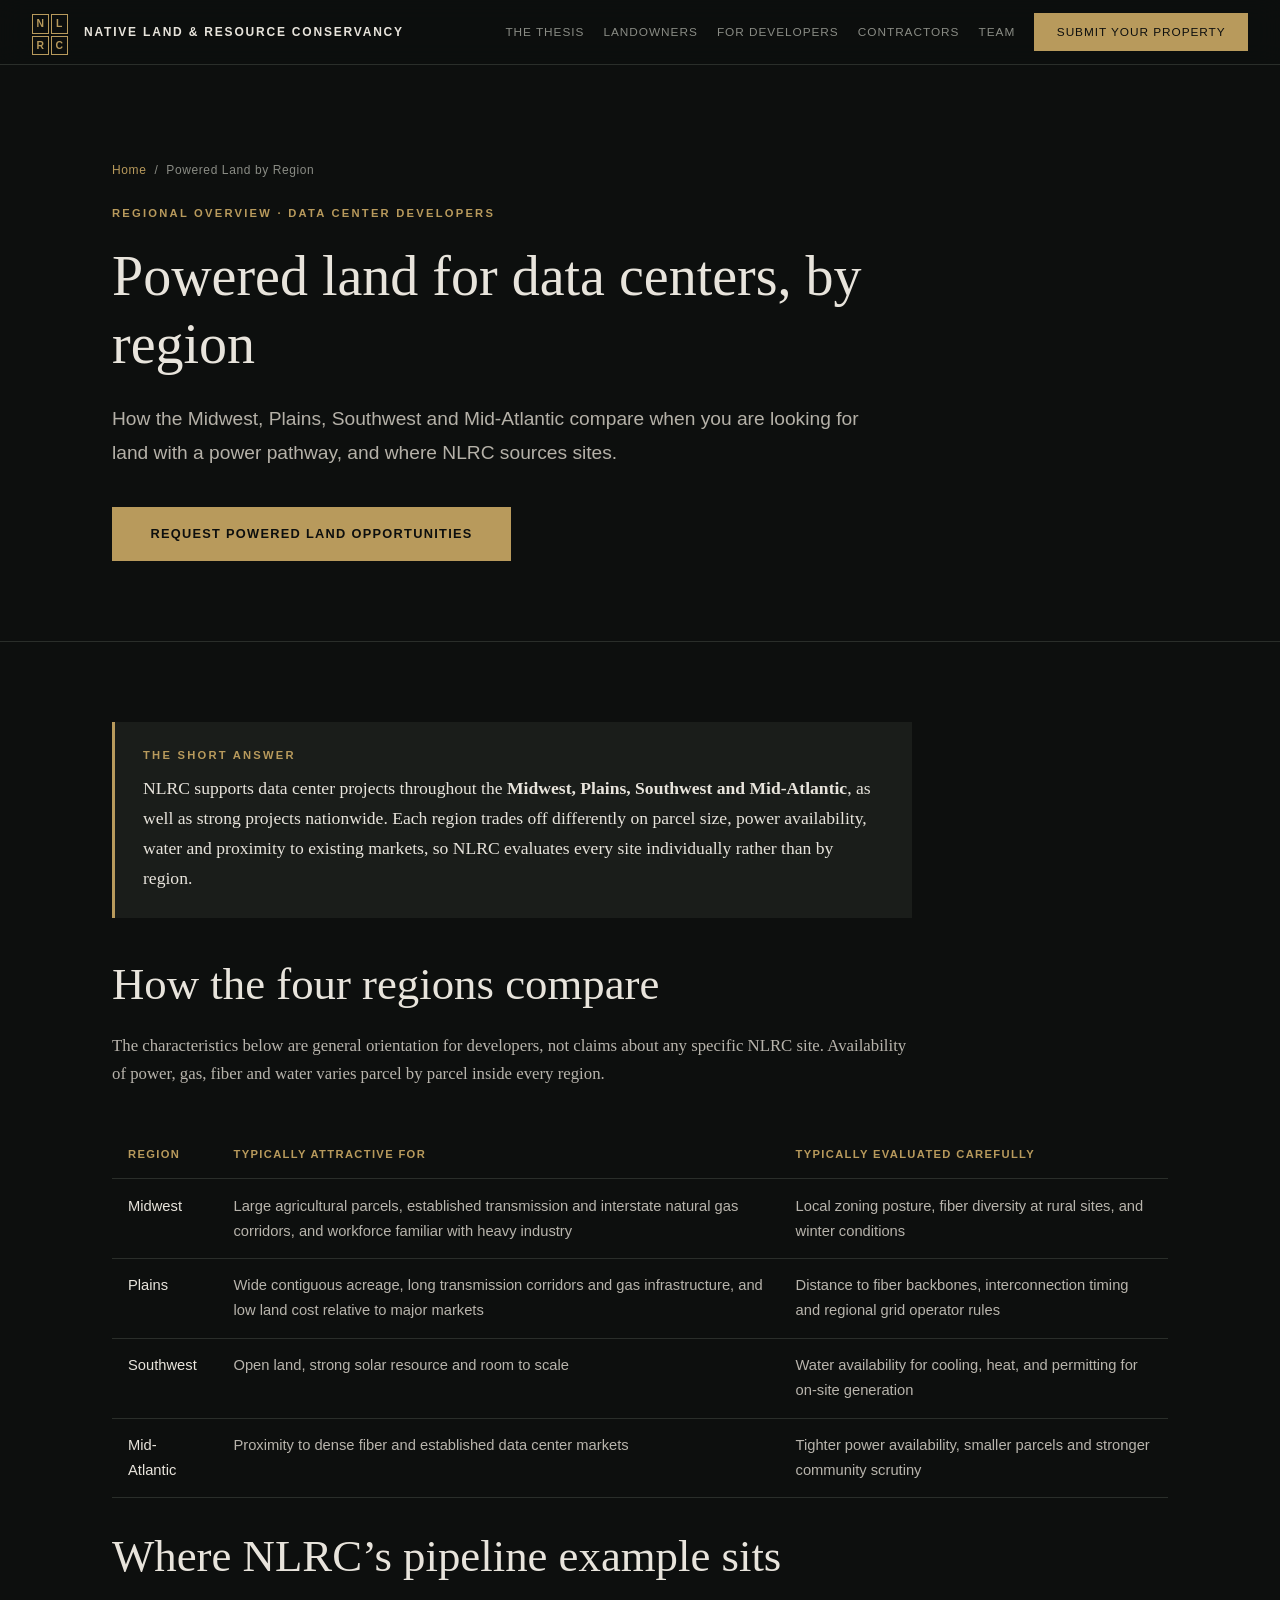
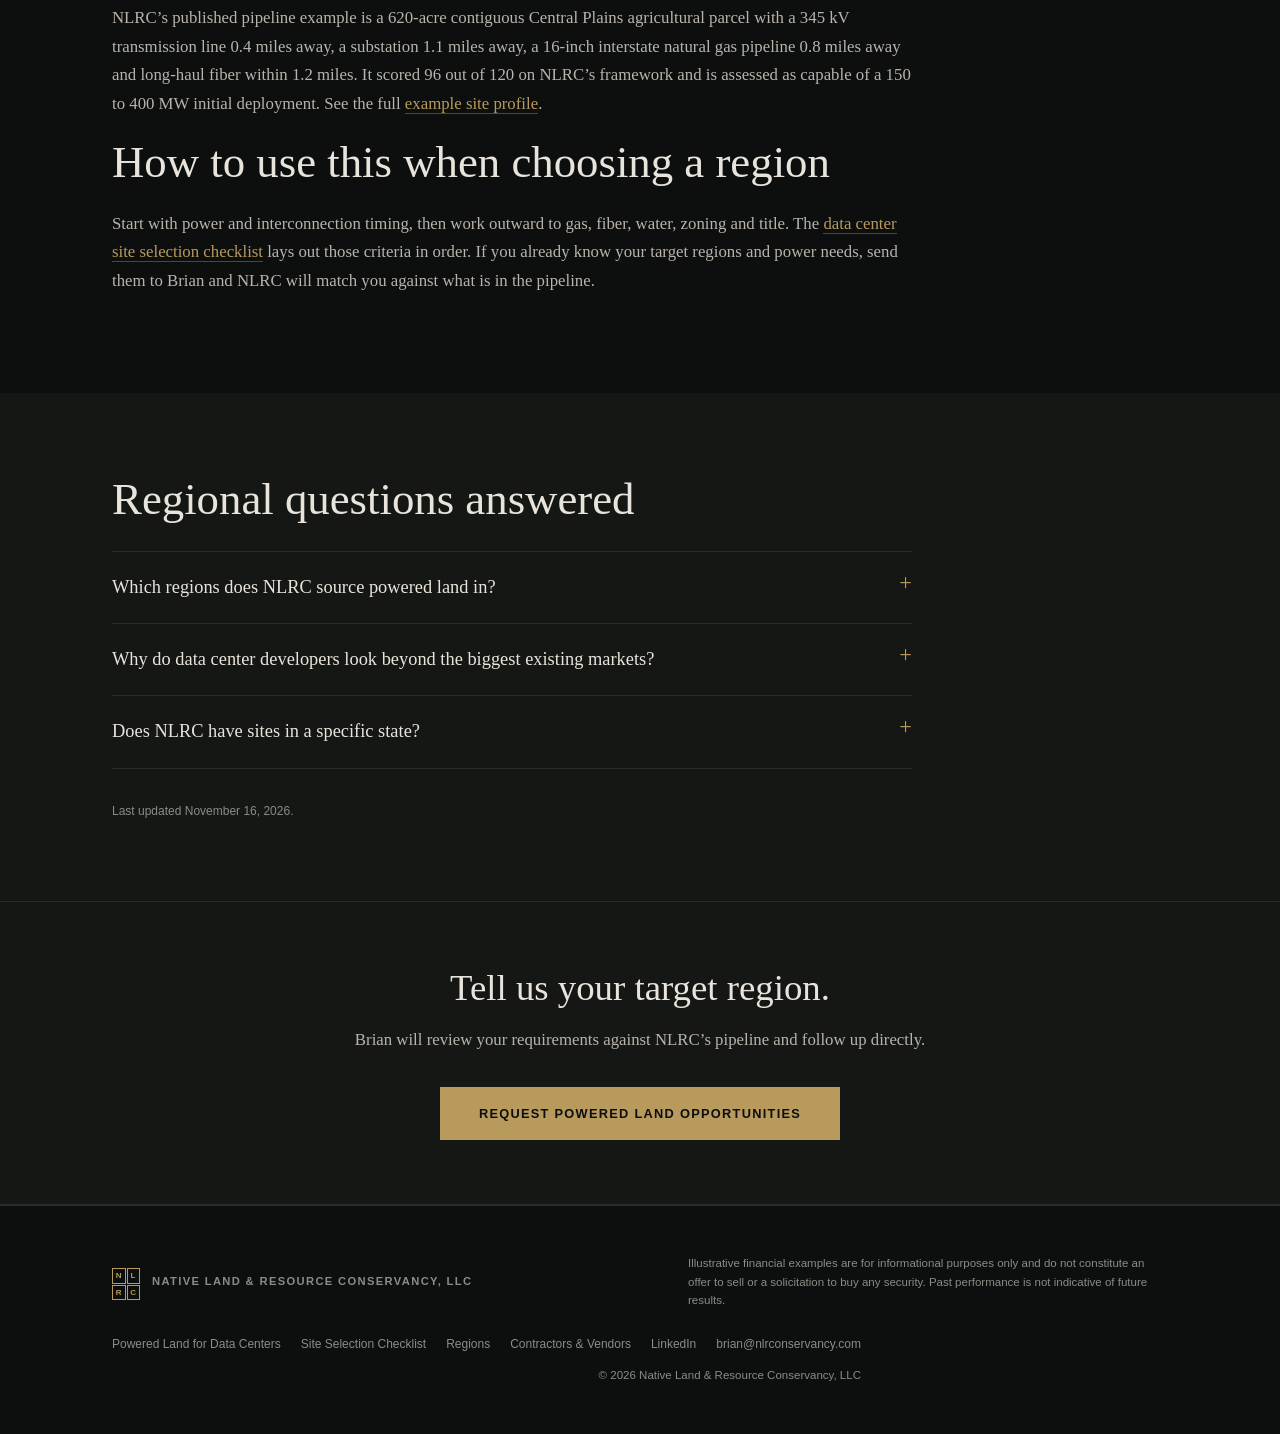
<file: powered-land-by-region/index.html>
<!DOCTYPE html>
<html lang="en">
<head>
  <meta charset="UTF-8" />
  <meta name="viewport" content="width=device-width, initial-scale=1.0" />
  <title>Powered Land by Region: Midwest, Plains, Southwest | NLRC</title>
  <meta name="description" content="How the Midwest, Plains, Southwest and Mid-Atlantic compare for data center site selection, and where NLRC sources powered land for developers." />
  <link rel="canonical" href="https://www.nlrconservancy.com/powered-land-by-region/" />
  <meta name="robots" content="index, follow, max-image-preview:large, max-snippet:-1" />
  <link rel="icon" type="image/svg+xml" href="/favicon.svg" />
  <link rel="apple-touch-icon" href="/logo.png" />
  <meta name="theme-color" content="#0d0f0e" />
  <meta property="og:type" content="article" />
  <meta property="og:site_name" content="Native Land &amp; Resource Conservancy" />
  <meta property="og:locale" content="en_US" />
  <meta property="og:url" content="https://www.nlrconservancy.com/powered-land-by-region/" />
  <meta property="og:title" content="Powered Land by Region: Midwest, Plains, Southwest | NLRC" />
  <meta property="og:description" content="How the Midwest, Plains, Southwest and Mid-Atlantic compare for data center site selection, and where NLRC sources powered land for developers." />
  <meta property="og:image" content="https://www.nlrconservancy.com/og-image.png" />
  <meta property="og:image:width" content="1200" />
  <meta property="og:image:height" content="630" />
  <meta property="og:image:alt" content="NLRC: powered land for data centers" />
  <meta name="twitter:card" content="summary_large_image" />
  <meta name="twitter:title" content="Powered Land by Region: Midwest, Plains, Southwest | NLRC" />
  <meta name="twitter:description" content="How the Midwest, Plains, Southwest and Mid-Atlantic compare for data center site selection, and where NLRC sources powered land for developers." />
  <meta name="twitter:image" content="https://www.nlrconservancy.com/og-image.png" />
  <script type="application/ld+json">
{
  "@context": "https://schema.org",
  "@graph": [
    {
      "@type": "Organization",
      "@id": "https://www.nlrconservancy.com/#organization",
      "name": "Native Land & Resource Conservancy",
      "legalName": "Native Land & Resource Conservancy, LLC",
      "alternateName": [
        "NLRC",
        "Native Land and Resource Conservancy"
      ],
      "url": "https://www.nlrconservancy.com/",
      "logo": {
        "@type": "ImageObject",
        "url": "https://www.nlrconservancy.com/logo.png",
        "width": 512,
        "height": 512
      },
      "image": "https://www.nlrconservancy.com/og-image.png",
      "description": "NLRC is an engineering-led land origination company that identifies, diligences and advances powered land (power-enabled land) for data center developers and AI infrastructure, in partnership with landowners.",
      "foundingDate": "2026",
      "email": "brian@nlrconservancy.com",
      "areaServed": {
        "@type": "Country",
        "name": "United States"
      },
      "knowsAbout": [
        "powered land for data centers",
        "data center site selection",
        "utility interconnection feasibility",
        "transmission and substation access",
        "natural gas and fiber infrastructure diligence",
        "Phase I environmental site assessments",
        "landowner partnerships"
      ],
      "founder": [
        {
          "@type": "Person",
          "name": "Tony Black",
          "jobTitle": "Co-Founder & Managing Partner"
        },
        {
          "@type": "Person",
          "@id": "https://www.nlrconservancy.com/#brian-beauchamp",
          "name": "Brian Beauchamp",
          "jobTitle": "Co-Founder & AI Landman / Project Manager",
          "email": "brian@nlrconservancy.com",
          "worksFor": {
            "@id": "https://www.nlrconservancy.com/#organization"
          }
        }
      ],
      "contactPoint": [
        {
          "@type": "ContactPoint",
          "contactType": "data center developer inquiries",
          "email": "brian@nlrconservancy.com",
          "areaServed": "US",
          "availableLanguage": "English"
        }
      ],
      "sameAs": [
        "https://www.linkedin.com/company/native-land-and-resource-conservancy/"
      ]
    },
    {
      "@type": "Article",
      "@id": "https://www.nlrconservancy.com/powered-land-by-region/#webpage",
      "url": "https://www.nlrconservancy.com/powered-land-by-region/",
      "name": "Powered Land for Data Centers by Region",
      "description": "How the Midwest, Plains, Southwest and Mid-Atlantic compare for data center site selection, and where NLRC sources powered land for developers.",
      "isPartOf": {
        "@type": "WebSite",
        "@id": "https://www.nlrconservancy.com/#website",
        "url": "https://www.nlrconservancy.com/",
        "name": "Native Land & Resource Conservancy",
        "publisher": {
          "@id": "https://www.nlrconservancy.com/#organization"
        }
      },
      "about": {
        "@id": "https://www.nlrconservancy.com/#organization"
      },
      "inLanguage": "en-US",
      "dateModified": "2026-11-16",
      "headline": "Powered Land for Data Centers by Region",
      "datePublished": "2026-11-16",
      "author": {
        "@id": "https://www.nlrconservancy.com/#organization"
      },
      "publisher": {
        "@id": "https://www.nlrconservancy.com/#organization"
      },
      "image": "https://www.nlrconservancy.com/og-image.png"
    },
    {
      "@type": "BreadcrumbList",
      "itemListElement": [
        {
          "@type": "ListItem",
          "position": 1,
          "name": "Home",
          "item": "https://www.nlrconservancy.com/"
        },
        {
          "@type": "ListItem",
          "position": 2,
          "name": "Powered Land by Region",
          "item": "https://www.nlrconservancy.com/powered-land-by-region/"
        }
      ]
    },
    {
      "@type": "FAQPage",
      "mainEntity": [
        {
          "@type": "Question",
          "name": "Which regions does NLRC source powered land in?",
          "acceptedAnswer": {
            "@type": "Answer",
            "text": "NLRC supports projects throughout the Midwest, Plains, Southwest and Mid-Atlantic, as well as strong projects nationwide. Its published pipeline example is a Central Plains agricultural parcel."
          }
        },
        {
          "@type": "Question",
          "name": "Why do data center developers look beyond the biggest existing markets?",
          "acceptedAnswer": {
            "@type": "Answer",
            "text": "Established data center markets are increasingly constrained on available power and land. Developers therefore evaluate regions where large parcels, transmission corridors and natural gas infrastructure are more available, which is why NLRC concentrates on infrastructure first and acreage second."
          }
        },
        {
          "@type": "Question",
          "name": "Does NLRC have sites in a specific state?",
          "acceptedAnswer": {
            "@type": "Answer",
            "text": "Site locations are kept anonymized until a developer engages. Share your target states or regions through the request form and Brian Beauchamp will tell you what fits."
          }
        }
      ]
    }
  ]
}
  </script>
  <link rel="stylesheet" href="/assets/site.css" />
</head>
<body>
<a class="skip-link" href="#main">Skip to content</a>
<nav aria-label="Primary">
  <div class="nav-inner">
    <a href="/" class="nav-logo" aria-label="Native Land &amp; Resource Conservancy home">
      <div class="logo-mark" aria-hidden="true"><span>N</span><span>L</span><span>R</span><span>C</span></div>
      <div class="nav-wordmark">Native Land &amp; Resource Conservancy</div>
    </a>
    <button class="nav-toggle" type="button" aria-label="Open menu" aria-expanded="false" aria-controls="nav-links">&#9776;</button>
    <div class="nav-links" id="nav-links">
      <a href="/#thesis">The Thesis</a>
      <a href="/#qualifies">Landowners</a>
      <a href="/powered-land-for-data-centers/">For Developers</a>
      <a href="/data-center-contractors-and-vendors/">Contractors</a>
      <a href="/#team">Team</a>
      <a href="/#contact" class="btn-nav">Submit Your Property</a>
    </div>
  </div>
</nav>
<main id="main">
<header class="page-hero">
  <div class="container">
    <div class="breadcrumbs" role="navigation" aria-label="Breadcrumb"><a href="/">Home</a><span>/</span>Powered Land by Region</div>
    <div class="eyebrow">Regional Overview &middot; Data Center Developers</div>
    <h1>Powered land for data centers, by region</h1>
    <p class="lede">How the Midwest, Plains, Southwest and Mid-Atlantic compare when you are looking for land with a power pathway, and where NLRC sources sites.</p>
    <div class="hero-ctas"><a href="/powered-land-for-data-centers/#connect" class="btn-primary">Request Powered Land Opportunities</a></div>
  </div>
</header>
<section class="sub-section"><div class="container">
  <div class="answer-box"><span class="eyebrow">The short answer</span><p>NLRC supports data center projects throughout the <strong>Midwest, Plains, Southwest and Mid-Atlantic</strong>, as well as strong projects nationwide. Each region trades off differently on parcel size, power availability, water and proximity to existing markets, so NLRC evaluates every site individually rather than by region.</p></div>
  <div class="prose">
    <h2>How the four regions compare</h2>
    <p>The characteristics below are general orientation for developers, not claims about any specific NLRC site. Availability of power, gas, fiber and water varies parcel by parcel inside every region.</p>
  </div>
  <div class="table-wrap"><table class="spec-table">
    <thead><tr><th>Region</th><th>Typically attractive for</th><th>Typically evaluated carefully</th></tr></thead>
    <tbody>
      <tr><td>Midwest</td><td>Large agricultural parcels, established transmission and interstate natural gas corridors, and workforce familiar with heavy industry</td><td>Local zoning posture, fiber diversity at rural sites, and winter conditions</td></tr>
      <tr><td>Plains</td><td>Wide contiguous acreage, long transmission corridors and gas infrastructure, and low land cost relative to major markets</td><td>Distance to fiber backbones, interconnection timing and regional grid operator rules</td></tr>
      <tr><td>Southwest</td><td>Open land, strong solar resource and room to scale</td><td>Water availability for cooling, heat, and permitting for on-site generation</td></tr>
      <tr><td>Mid-Atlantic</td><td>Proximity to dense fiber and established data center markets</td><td>Tighter power availability, smaller parcels and stronger community scrutiny</td></tr>
    </tbody>
  </table></div>
  <div class="prose">
    <h2>Where NLRC&rsquo;s pipeline example sits</h2>
    <p>NLRC&rsquo;s published pipeline example is a 620-acre contiguous Central Plains agricultural parcel with a 345 kV transmission line 0.4 miles away, a substation 1.1 miles away, a 16-inch interstate natural gas pipeline 0.8 miles away and long-haul fiber within 1.2 miles. It scored 96 out of 120 on NLRC&rsquo;s framework and is assessed as capable of a 150 to 400 MW initial deployment. See the full <a href="/powered-land-for-data-centers/">example site profile</a>.</p>
    <h2>How to use this when choosing a region</h2>
    <p>Start with power and interconnection timing, then work outward to gas, fiber, water, zoning and title. The <a href="/data-center-site-selection-checklist/">data center site selection checklist</a> lays out those criteria in order. If you already know your target regions and power needs, send them to Brian and NLRC will match you against what is in the pipeline.</p>
  </div></div></section>
  <section class="sub-section alt"><div class="container"><div class="prose"><h2>Regional questions answered</h2></div><div class="faq"><details><summary>Which regions does NLRC source powered land in?</summary><p>NLRC supports projects throughout the Midwest, Plains, Southwest and Mid-Atlantic, as well as strong projects nationwide. Its published pipeline example is a Central Plains agricultural parcel.</p></details><details><summary>Why do data center developers look beyond the biggest existing markets?</summary><p>Established data center markets are increasingly constrained on available power and land. Developers therefore evaluate regions where large parcels, transmission corridors and natural gas infrastructure are more available, which is why NLRC concentrates on infrastructure first and acreage second.</p></details><details><summary>Does NLRC have sites in a specific state?</summary><p>Site locations are kept anonymized until a developer engages. Share your target states or regions through the <a href="/powered-land-for-data-centers/#connect">request form</a> and Brian Beauchamp will tell you what fits.</p></details></div><p class="updated">Last updated November 16, 2026.</p></div></section><section class="cta-band"><div class="container"><h2>Tell us your target region.</h2><p>Brian will review your requirements against NLRC&rsquo;s pipeline and follow up directly.</p><div class="hero-ctas"><a href="/powered-land-for-data-centers/#connect" class="btn-primary">Request Powered Land Opportunities</a></div></div></section>
</main>
<footer>
  <div class="footer-inner">
    <div class="footer-logo">
      <div class="logo-mark" style="width:28px;height:28px;gap:1px" aria-hidden="true">
        <span style="font-size:0.5rem">N</span><span style="font-size:0.5rem">L</span>
        <span style="font-size:0.5rem">R</span><span style="font-size:0.5rem">C</span>
      </div>
      <div class="footer-wordmark">Native Land &amp; Resource Conservancy, LLC</div>
    </div>
    <p class="footer-note">Illustrative financial examples are for informational purposes only and do not constitute an offer to sell or a solicitation to buy any security. Past performance is not indicative of future results.</p>
    <div class="footer-right">
      <div class="footer-links">
        <a href="/powered-land-for-data-centers/">Powered Land for Data Centers</a>
        <a href="/data-center-site-selection-checklist/">Site Selection Checklist</a>
        <a href="/powered-land-by-region/">Regions</a>
        <a href="/data-center-contractors-and-vendors/">Contractors &amp; Vendors</a>
        <a href="https://www.linkedin.com/company/native-land-and-resource-conservancy/" rel="noopener" target="_blank">LinkedIn</a>
        <a href="mailto:brian@nlrconservancy.com">brian@nlrconservancy.com</a>
      </div>
      <div>&copy; 2026 Native Land &amp; Resource Conservancy, LLC</div>
    </div>
  </div>
</footer>
<script src="/assets/site.js" defer></script>
</body>
</html>
</file>
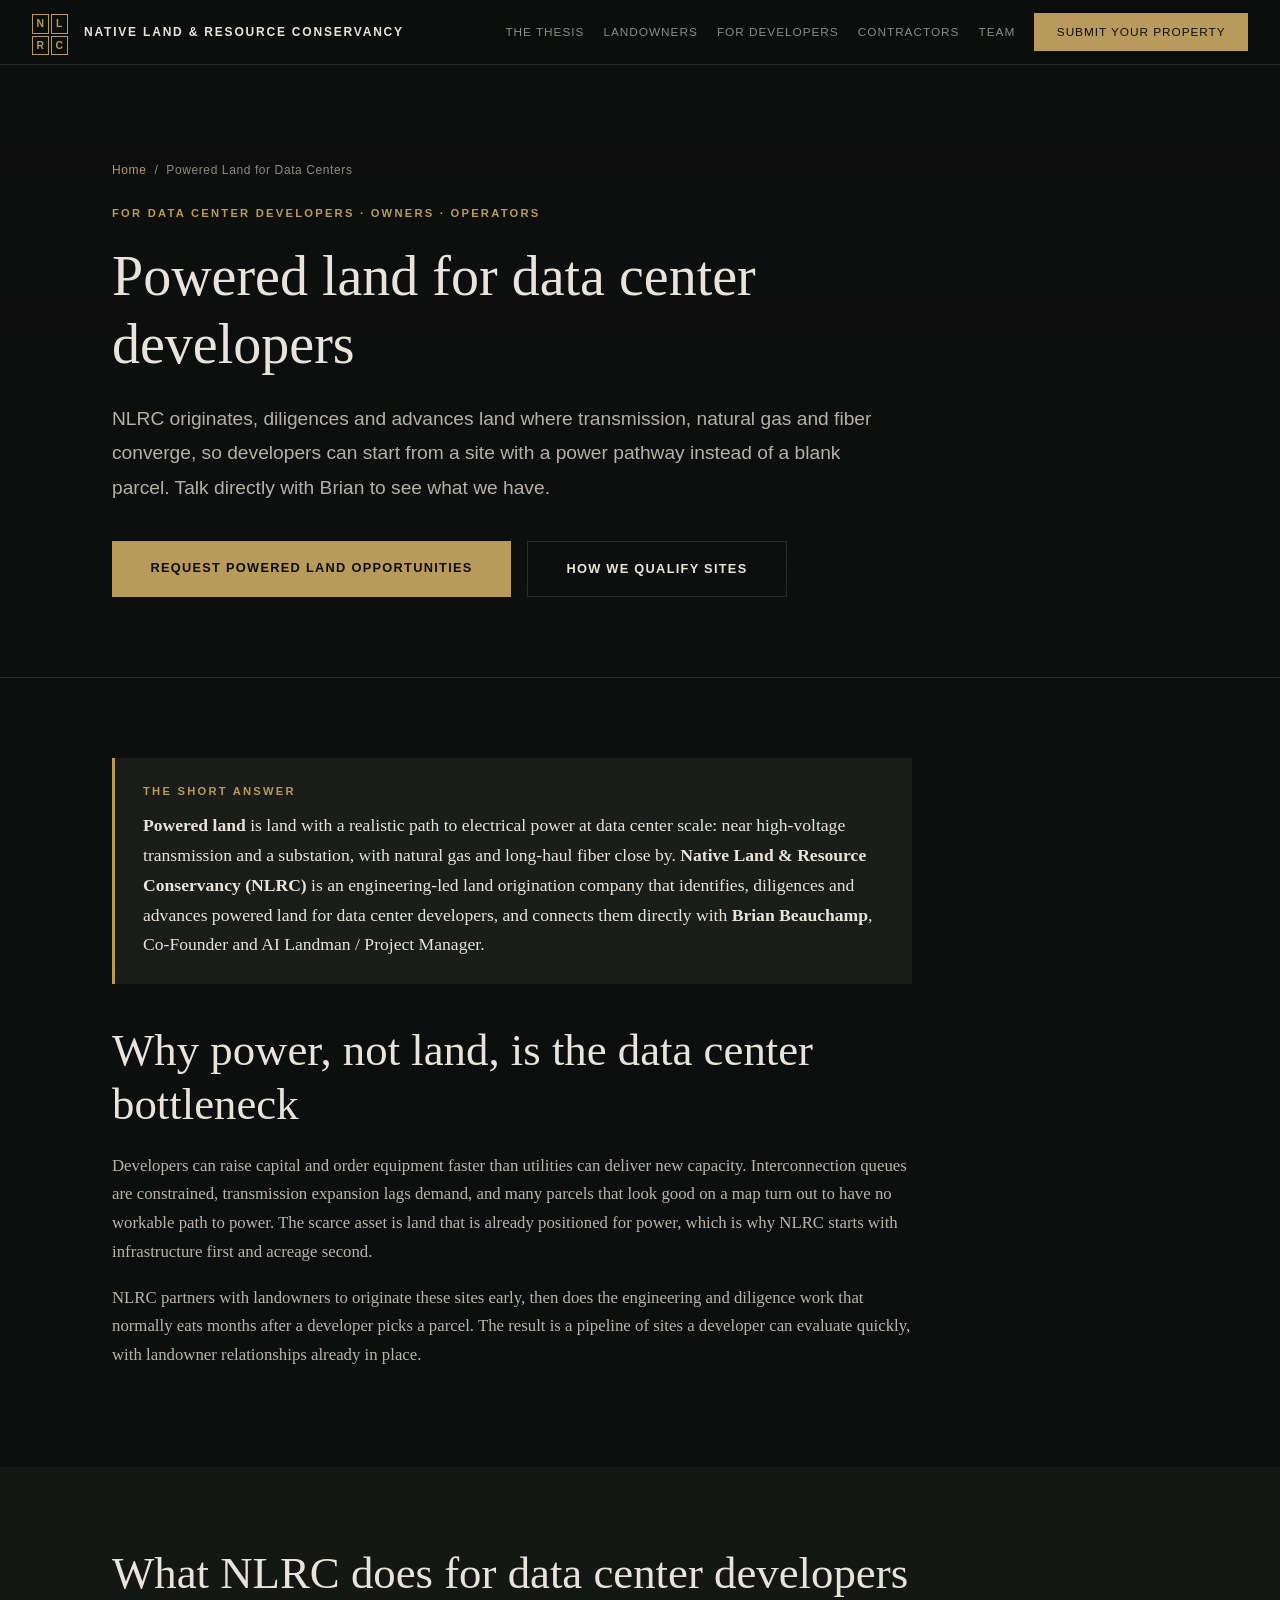
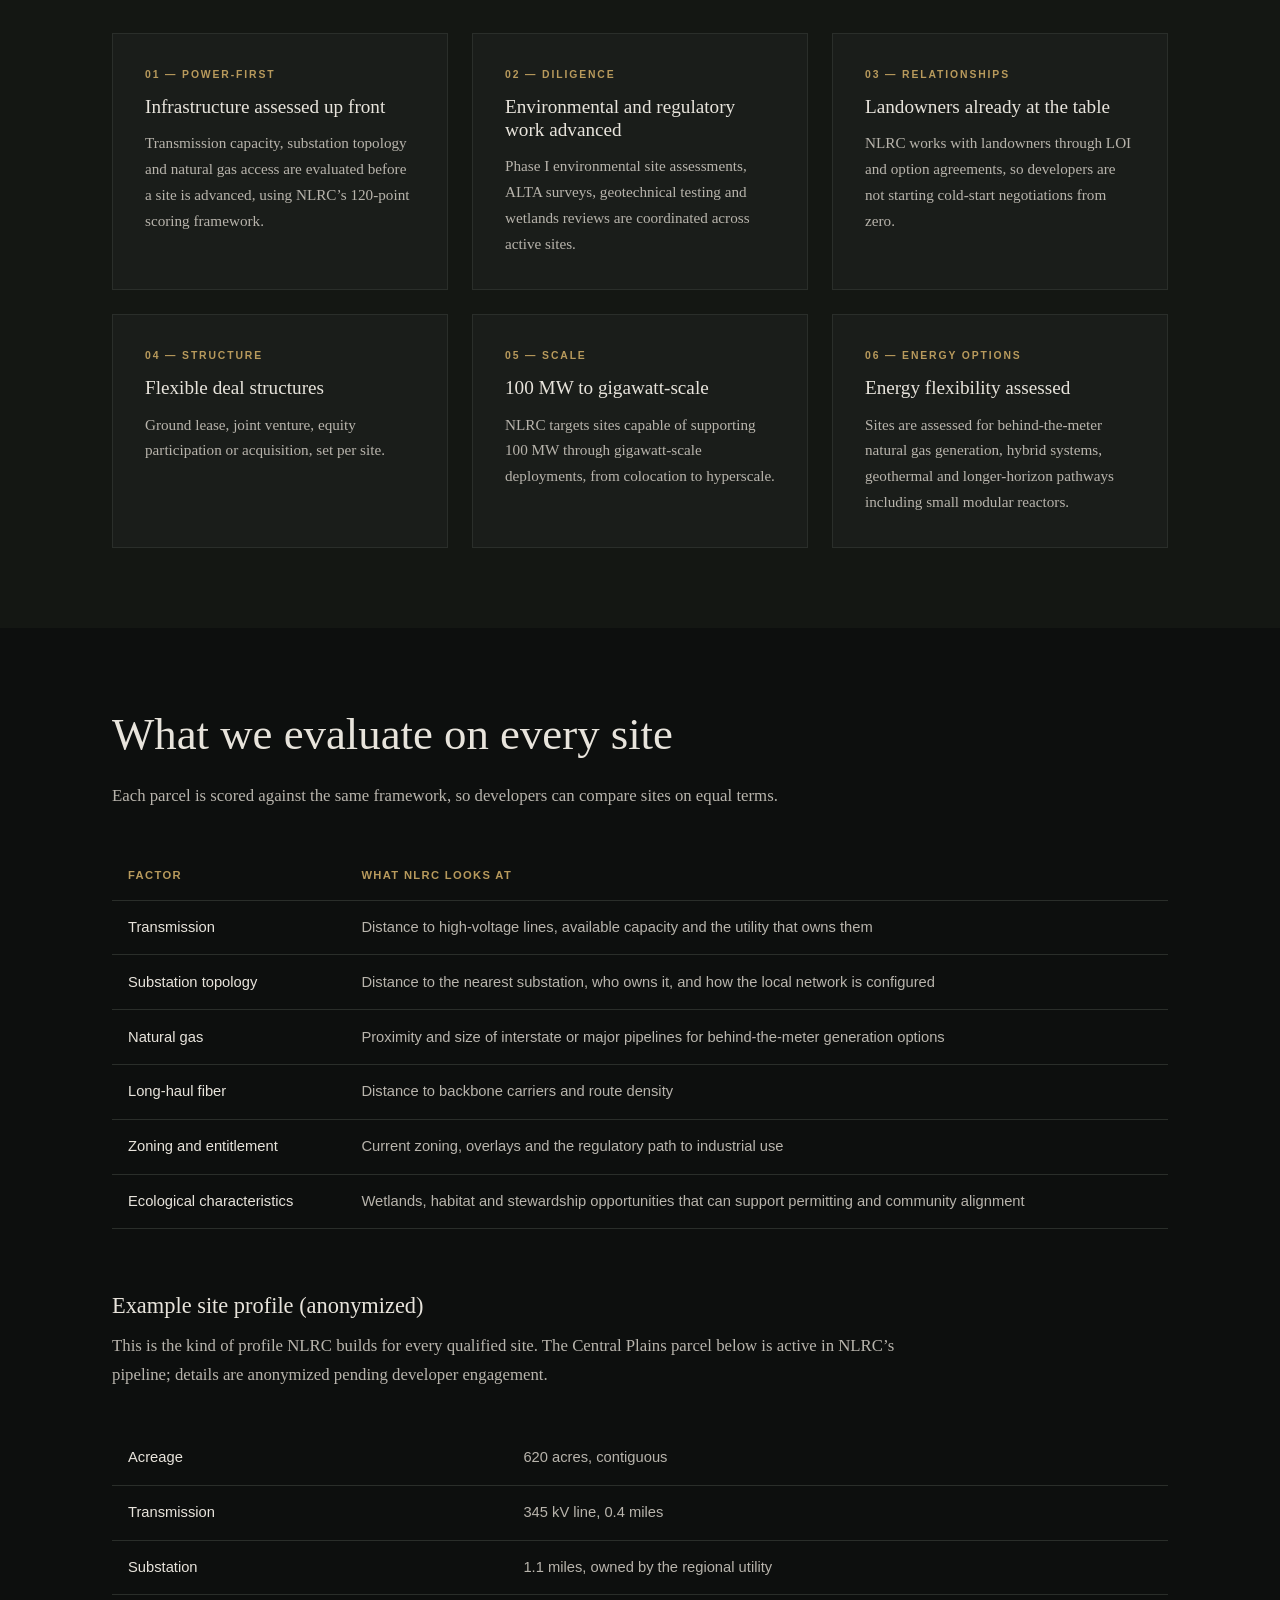
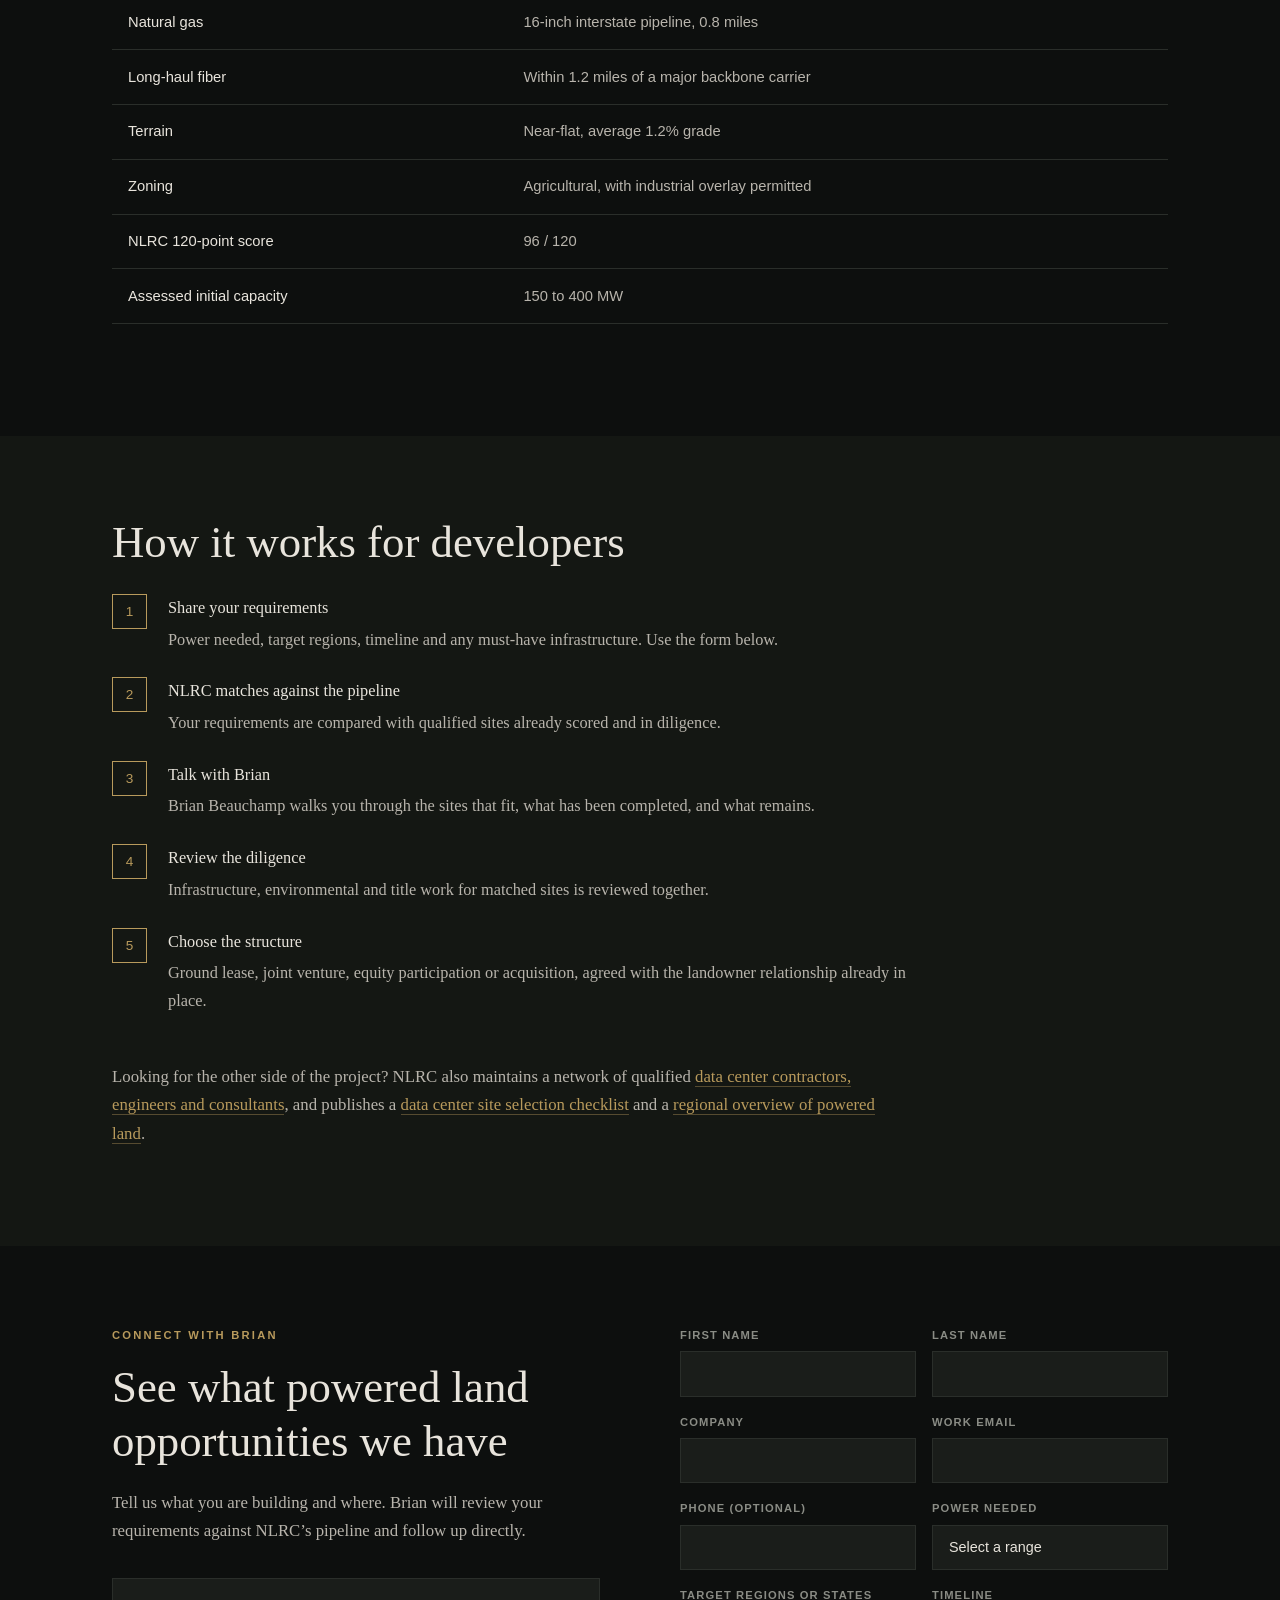
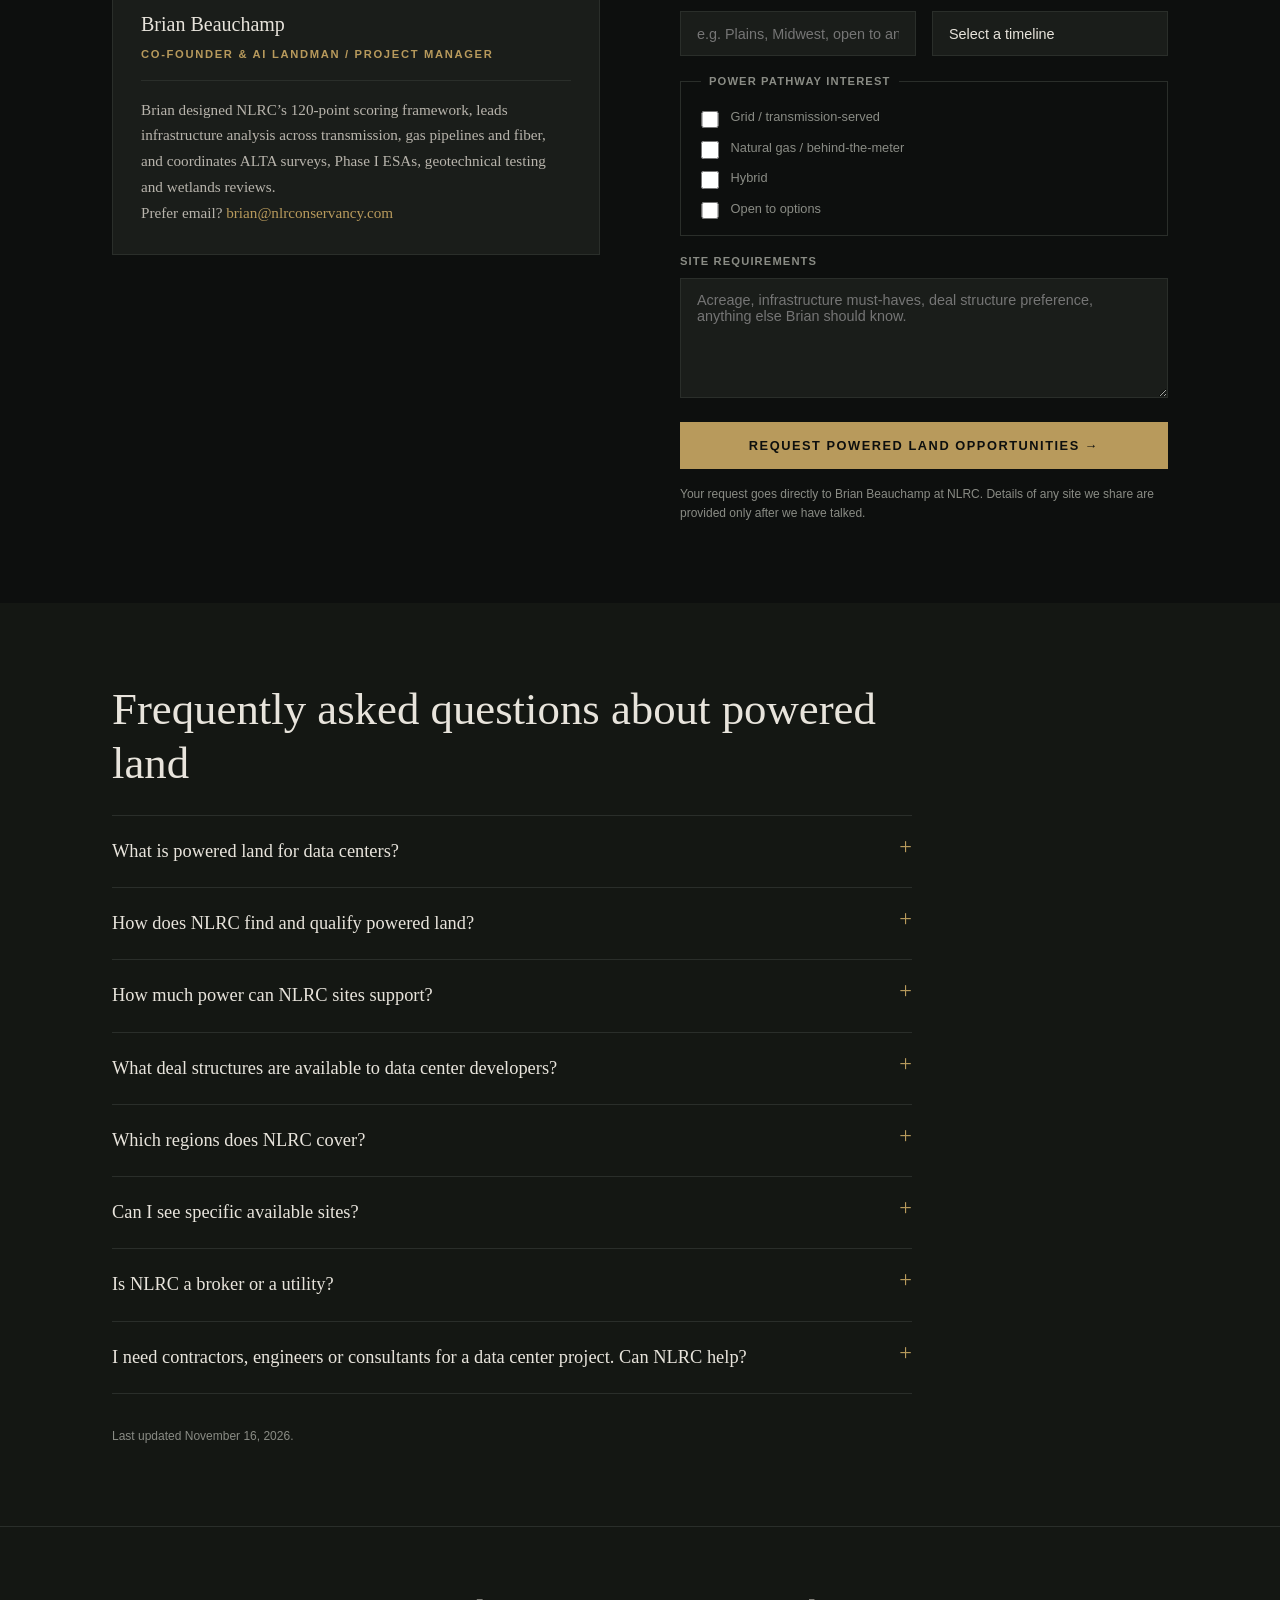
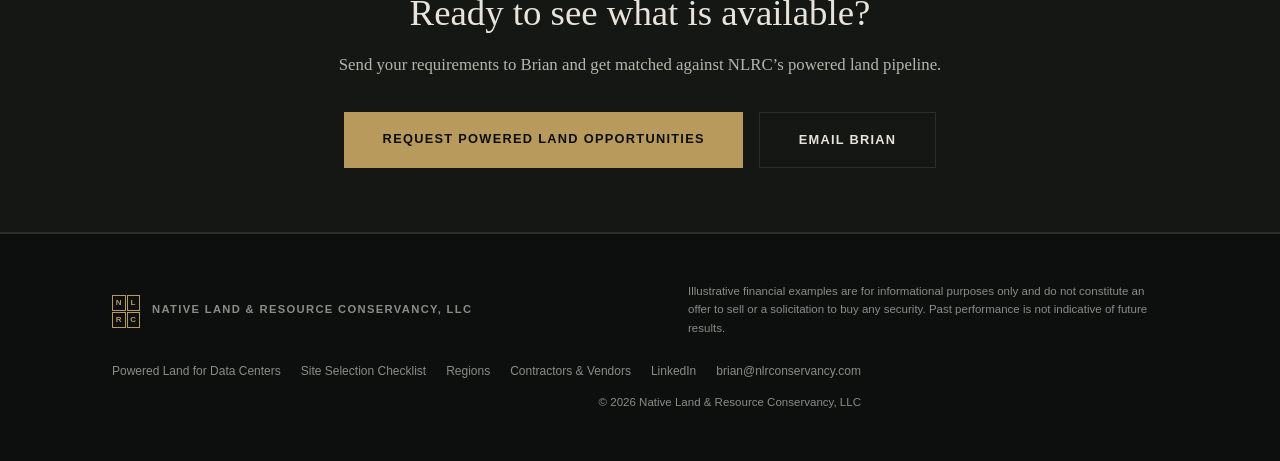
<file: powered-land-for-data-centers/index.html>
<!DOCTYPE html>
<html lang="en">
<head>
  <meta charset="UTF-8" />
  <meta name="viewport" content="width=device-width, initial-scale=1.0" />
  <title>Powered Land for Data Centers | NLRC</title>
  <meta name="description" content="NLRC advances powered land for data center developers: transmission, substation, gas and fiber diligence done upfront. Talk directly with Brian Beauchamp." />
  <link rel="canonical" href="https://www.nlrconservancy.com/powered-land-for-data-centers/" />
  <meta name="robots" content="index, follow, max-image-preview:large, max-snippet:-1" />
  <link rel="icon" type="image/svg+xml" href="/favicon.svg" />
  <link rel="apple-touch-icon" href="/logo.png" />
  <meta name="theme-color" content="#0d0f0e" />
  <meta property="og:type" content="website" />
  <meta property="og:site_name" content="Native Land &amp; Resource Conservancy" />
  <meta property="og:locale" content="en_US" />
  <meta property="og:url" content="https://www.nlrconservancy.com/powered-land-for-data-centers/" />
  <meta property="og:title" content="Powered Land for Data Centers | NLRC" />
  <meta property="og:description" content="NLRC advances powered land for data center developers: transmission, substation, gas and fiber diligence done upfront. Talk directly with Brian Beauchamp." />
  <meta property="og:image" content="https://www.nlrconservancy.com/og-image.png" />
  <meta property="og:image:width" content="1200" />
  <meta property="og:image:height" content="630" />
  <meta property="og:image:alt" content="NLRC: powered land for data centers" />
  <meta name="twitter:card" content="summary_large_image" />
  <meta name="twitter:title" content="Powered Land for Data Centers | NLRC" />
  <meta name="twitter:description" content="NLRC advances powered land for data center developers: transmission, substation, gas and fiber diligence done upfront. Talk directly with Brian Beauchamp." />
  <meta name="twitter:image" content="https://www.nlrconservancy.com/og-image.png" />
  <script type="application/ld+json">
{
  "@context": "https://schema.org",
  "@graph": [
    {
      "@type": "Organization",
      "@id": "https://www.nlrconservancy.com/#organization",
      "name": "Native Land & Resource Conservancy",
      "legalName": "Native Land & Resource Conservancy, LLC",
      "alternateName": [
        "NLRC",
        "Native Land and Resource Conservancy"
      ],
      "url": "https://www.nlrconservancy.com/",
      "logo": {
        "@type": "ImageObject",
        "url": "https://www.nlrconservancy.com/logo.png",
        "width": 512,
        "height": 512
      },
      "image": "https://www.nlrconservancy.com/og-image.png",
      "description": "NLRC is an engineering-led land origination company that identifies, diligences and advances powered land (power-enabled land) for data center developers and AI infrastructure, in partnership with landowners.",
      "foundingDate": "2026",
      "email": "brian@nlrconservancy.com",
      "areaServed": {
        "@type": "Country",
        "name": "United States"
      },
      "knowsAbout": [
        "powered land for data centers",
        "data center site selection",
        "utility interconnection feasibility",
        "transmission and substation access",
        "natural gas and fiber infrastructure diligence",
        "Phase I environmental site assessments",
        "landowner partnerships"
      ],
      "founder": [
        {
          "@type": "Person",
          "name": "Tony Black",
          "jobTitle": "Co-Founder & Managing Partner"
        },
        {
          "@type": "Person",
          "@id": "https://www.nlrconservancy.com/#brian-beauchamp",
          "name": "Brian Beauchamp",
          "jobTitle": "Co-Founder & AI Landman / Project Manager",
          "email": "brian@nlrconservancy.com",
          "worksFor": {
            "@id": "https://www.nlrconservancy.com/#organization"
          }
        }
      ],
      "contactPoint": [
        {
          "@type": "ContactPoint",
          "contactType": "data center developer inquiries",
          "email": "brian@nlrconservancy.com",
          "areaServed": "US",
          "availableLanguage": "English"
        }
      ],
      "sameAs": [
        "https://www.linkedin.com/company/native-land-and-resource-conservancy/"
      ]
    },
    {
      "@type": "WebPage",
      "@id": "https://www.nlrconservancy.com/powered-land-for-data-centers/#webpage",
      "url": "https://www.nlrconservancy.com/powered-land-for-data-centers/",
      "name": "Powered Land for Data Centers",
      "description": "NLRC advances powered land for data center developers: transmission, substation, gas and fiber diligence done upfront. Talk directly with Brian Beauchamp.",
      "isPartOf": {
        "@type": "WebSite",
        "@id": "https://www.nlrconservancy.com/#website",
        "url": "https://www.nlrconservancy.com/",
        "name": "Native Land & Resource Conservancy",
        "publisher": {
          "@id": "https://www.nlrconservancy.com/#organization"
        }
      },
      "about": {
        "@id": "https://www.nlrconservancy.com/#organization"
      },
      "inLanguage": "en-US",
      "dateModified": "2026-11-16"
    },
    {
      "@type": "BreadcrumbList",
      "itemListElement": [
        {
          "@type": "ListItem",
          "position": 1,
          "name": "Home",
          "item": "https://www.nlrconservancy.com/"
        },
        {
          "@type": "ListItem",
          "position": 2,
          "name": "Powered Land for Data Centers",
          "item": "https://www.nlrconservancy.com/powered-land-for-data-centers/"
        }
      ]
    },
    {
      "@type": "Service",
      "@id": "https://www.nlrconservancy.com/powered-land-for-data-centers/#service",
      "name": "Powered land sourcing and diligence for data center developers",
      "serviceType": "Powered land origination for data centers",
      "provider": {
        "@id": "https://www.nlrconservancy.com/#organization"
      },
      "areaServed": {
        "@type": "Country",
        "name": "United States"
      },
      "audience": {
        "@type": "BusinessAudience",
        "audienceType": "Data center developers, owners and operators"
      },
      "description": "NLRC originates, diligences and advances powered land with transmission, substation, natural gas and fiber access, and connects data center developers with Brian Beauchamp to review sites in its pipeline.",
      "url": "https://www.nlrconservancy.com/powered-land-for-data-centers/"
    },
    {
      "@type": "FAQPage",
      "mainEntity": [
        {
          "@type": "Question",
          "name": "What is powered land for data centers?",
          "acceptedAnswer": {
            "@type": "Answer",
            "text": "Powered land is land with a realistic path to electrical power at data center scale. In practice that means a parcel near high-voltage transmission and a substation, usually with natural gas and long-haul fiber close by, and with the zoning, environmental and landowner position needed to build. NLRC also uses the term power-enabled land for the same thing."
          }
        },
        {
          "@type": "Question",
          "name": "How does NLRC find and qualify powered land?",
          "acceptedAnswer": {
            "@type": "Answer",
            "text": "NLRC scores every candidate parcel with a proprietary 120-point framework covering transmission capacity, substation topology, natural gas access, fiber density, zoning and ecological characteristics. Sites that pass move through staged diligence (Tier I, Tier II, Tier III), which adds utility engagement, interconnection feasibility, Phase I environmental site assessments, ALTA surveys, geotechnical testing and wetlands review."
          }
        },
        {
          "@type": "Question",
          "name": "How much power can NLRC sites support?",
          "acceptedAnswer": {
            "@type": "Answer",
            "text": "NLRC targets sites capable of supporting 100 MW to gigawatt-scale deployments. For reference, the anonymized Central Plains parcel shown on this page is assessed as capable of a 150 to 400 MW initial deployment. Actual capacity for any site depends on utility engagement and interconnection studies."
          }
        },
        {
          "@type": "Question",
          "name": "What deal structures are available to data center developers?",
          "acceptedAnswer": {
            "@type": "Answer",
            "text": "NLRC works with developers through a ground lease, joint venture, equity participation or acquisition. NLRC partners with landowners rather than flipping land, so the structure is set per site, together with the landowner relationship already in place."
          }
        },
        {
          "@type": "Question",
          "name": "Which regions does NLRC cover?",
          "acceptedAnswer": {
            "@type": "Answer",
            "text": "NLRC supports projects throughout the Midwest, Plains, Southwest and Mid-Atlantic, as well as strong projects nationwide. Its pipeline example on this site is a Central Plains agricultural parcel."
          }
        },
        {
          "@type": "Question",
          "name": "Can I see specific available sites?",
          "acceptedAnswer": {
            "@type": "Answer",
            "text": "Site details are kept anonymized until a developer engages, to protect landowners and active diligence. Send your requirements through the form on this page and Brian Beauchamp will match them against the pipeline and walk you through the sites that fit."
          }
        },
        {
          "@type": "Question",
          "name": "Is NLRC a broker or a utility?",
          "acceptedAnswer": {
            "@type": "Answer",
            "text": "No. NLRC is an engineering-led land origination company. It originates and advances sites in partnership with landowners and introduces them to data center developers. It does not sell power, and it does not perform construction work."
          }
        },
        {
          "@type": "Question",
          "name": "I need contractors, engineers or consultants for a data center project. Can NLRC help?",
          "acceptedAnswer": {
            "@type": "Answer",
            "text": "Yes. NLRC maintains a list of qualified contractors, engineers, consultants and specialty service companies and makes introductions based on project needs, geography, stage and scale."
          }
        }
      ]
    }
  ]
}
  </script>
  <link rel="stylesheet" href="/assets/site.css" />
</head>
<body>
<a class="skip-link" href="#main">Skip to content</a>
<nav aria-label="Primary">
  <div class="nav-inner">
    <a href="/" class="nav-logo" aria-label="Native Land &amp; Resource Conservancy home">
      <div class="logo-mark" aria-hidden="true"><span>N</span><span>L</span><span>R</span><span>C</span></div>
      <div class="nav-wordmark">Native Land &amp; Resource Conservancy</div>
    </a>
    <button class="nav-toggle" type="button" aria-label="Open menu" aria-expanded="false" aria-controls="nav-links">&#9776;</button>
    <div class="nav-links" id="nav-links">
      <a href="/#thesis">The Thesis</a>
      <a href="/#qualifies">Landowners</a>
      <a href="/powered-land-for-data-centers/">For Developers</a>
      <a href="/data-center-contractors-and-vendors/">Contractors</a>
      <a href="/#team">Team</a>
      <a href="/#contact" class="btn-nav">Submit Your Property</a>
    </div>
  </div>
</nav>
<main id="main">
<header class="page-hero">
  <div class="container">
    <div class="breadcrumbs" role="navigation" aria-label="Breadcrumb"><a href="/">Home</a><span>/</span>Powered Land for Data Centers</div>
    <div class="eyebrow">For Data Center Developers &middot; Owners &middot; Operators</div>
    <h1>Powered land for data center developers</h1>
    <p class="lede">NLRC originates, diligences and advances land where transmission, natural gas and fiber converge, so developers can start from a site with a power pathway instead of a blank parcel. Talk directly with Brian to see what we have.</p>
    <div class="hero-ctas"><a href="#connect" class="btn-primary">Request Powered Land Opportunities</a><a href="#qualify" class="btn-secondary">How We Qualify Sites</a></div>
  </div>
</header>

<section class="sub-section"><div class="container">
  <div class="answer-box"><span class="eyebrow">The short answer</span>
  <p><strong>Powered land</strong> is land with a realistic path to electrical power at data center scale: near high-voltage transmission and a substation, with natural gas and long-haul fiber close by. <strong>Native Land &amp; Resource Conservancy (NLRC)</strong> is an engineering-led land origination company that identifies, diligences and advances powered land for data center developers, and connects them directly with <strong>Brian Beauchamp</strong>, Co-Founder and AI Landman / Project Manager.</p></div>
  <div class="prose">
    <h2>Why power, not land, is the data center bottleneck</h2>
    <p>Developers can raise capital and order equipment faster than utilities can deliver new capacity. Interconnection queues are constrained, transmission expansion lags demand, and many parcels that look good on a map turn out to have no workable path to power. The scarce asset is land that is already positioned for power, which is why NLRC starts with infrastructure first and acreage second.</p>
    <p>NLRC partners with landowners to originate these sites early, then does the engineering and diligence work that normally eats months after a developer picks a parcel. The result is a pipeline of sites a developer can evaluate quickly, with landowner relationships already in place.</p>
  </div>
</div></section>

<section class="sub-section alt" id="qualify"><div class="container">
  <div class="prose"><h2>What NLRC does for data center developers</h2></div>
  <div class="card-grid">
    <div class="info-card"><span class="card-num">01 &mdash; POWER-FIRST</span><h3>Infrastructure assessed up front</h3><p>Transmission capacity, substation topology and natural gas access are evaluated before a site is advanced, using NLRC&rsquo;s 120-point scoring framework.</p></div>
    <div class="info-card"><span class="card-num">02 &mdash; DILIGENCE</span><h3>Environmental and regulatory work advanced</h3><p>Phase I environmental site assessments, ALTA surveys, geotechnical testing and wetlands reviews are coordinated across active sites.</p></div>
    <div class="info-card"><span class="card-num">03 &mdash; RELATIONSHIPS</span><h3>Landowners already at the table</h3><p>NLRC works with landowners through LOI and option agreements, so developers are not starting cold-start negotiations from zero.</p></div>
    <div class="info-card"><span class="card-num">04 &mdash; STRUCTURE</span><h3>Flexible deal structures</h3><p>Ground lease, joint venture, equity participation or acquisition, set per site.</p></div>
    <div class="info-card"><span class="card-num">05 &mdash; SCALE</span><h3>100 MW to gigawatt-scale</h3><p>NLRC targets sites capable of supporting 100 MW through gigawatt-scale deployments, from colocation to hyperscale.</p></div>
    <div class="info-card"><span class="card-num">06 &mdash; ENERGY OPTIONS</span><h3>Energy flexibility assessed</h3><p>Sites are assessed for behind-the-meter natural gas generation, hybrid systems, geothermal and longer-horizon pathways including small modular reactors.</p></div>
  </div>
</div></section>

<section class="sub-section"><div class="container">
  <div class="prose">
    <h2>What we evaluate on every site</h2>
    <p>Each parcel is scored against the same framework, so developers can compare sites on equal terms.</p>
  </div>
  <div class="table-wrap"><table class="spec-table">
    <thead><tr><th>Factor</th><th>What NLRC looks at</th></tr></thead>
    <tbody>
      <tr><td>Transmission</td><td>Distance to high-voltage lines, available capacity and the utility that owns them</td></tr>
      <tr><td>Substation topology</td><td>Distance to the nearest substation, who owns it, and how the local network is configured</td></tr>
      <tr><td>Natural gas</td><td>Proximity and size of interstate or major pipelines for behind-the-meter generation options</td></tr>
      <tr><td>Long-haul fiber</td><td>Distance to backbone carriers and route density</td></tr>
      <tr><td>Zoning and entitlement</td><td>Current zoning, overlays and the regulatory path to industrial use</td></tr>
      <tr><td>Ecological characteristics</td><td>Wetlands, habitat and stewardship opportunities that can support permitting and community alignment</td></tr>
    </tbody>
  </table></div>

  <div class="prose"><h3>Example site profile (anonymized)</h3>
  <p>This is the kind of profile NLRC builds for every qualified site. The Central Plains parcel below is active in NLRC&rsquo;s pipeline; details are anonymized pending developer engagement.</p></div>
  <div class="table-wrap"><table class="spec-table">
    <tbody>
      <tr><td>Acreage</td><td>620 acres, contiguous</td></tr>
      <tr><td>Transmission</td><td>345 kV line, 0.4 miles</td></tr>
      <tr><td>Substation</td><td>1.1 miles, owned by the regional utility</td></tr>
      <tr><td>Natural gas</td><td>16-inch interstate pipeline, 0.8 miles</td></tr>
      <tr><td>Long-haul fiber</td><td>Within 1.2 miles of a major backbone carrier</td></tr>
      <tr><td>Terrain</td><td>Near-flat, average 1.2% grade</td></tr>
      <tr><td>Zoning</td><td>Agricultural, with industrial overlay permitted</td></tr>
      <tr><td>NLRC 120-point score</td><td>96 / 120</td></tr>
      <tr><td>Assessed initial capacity</td><td>150 to 400 MW</td></tr>
    </tbody>
  </table></div>
</div></section>

<section class="sub-section alt"><div class="container">
  <div class="prose"><h2>How it works for developers</h2>
  <ol class="steps">
    <li><strong>Share your requirements</strong>Power needed, target regions, timeline and any must-have infrastructure. Use the form below.</li>
    <li><strong>NLRC matches against the pipeline</strong>Your requirements are compared with qualified sites already scored and in diligence.</li>
    <li><strong>Talk with Brian</strong>Brian Beauchamp walks you through the sites that fit, what has been completed, and what remains.</li>
    <li><strong>Review the diligence</strong>Infrastructure, environmental and title work for matched sites is reviewed together.</li>
    <li><strong>Choose the structure</strong>Ground lease, joint venture, equity participation or acquisition, agreed with the landowner relationship already in place.</li>
  </ol>
  <p>Looking for the other side of the project? NLRC also maintains a network of qualified <a href="/data-center-contractors-and-vendors/">data center contractors, engineers and consultants</a>, and publishes a <a href="/data-center-site-selection-checklist/">data center site selection checklist</a> and a <a href="/powered-land-by-region/">regional overview of powered land</a>.</p></div>
</div></section>

<section class="sub-section" id="connect"><div class="container">
  <div class="connect-grid">
    <div>
      <div class="eyebrow">Connect With Brian</div>
      <h2 style="color:var(--light);margin:1rem 0 1.25rem">See what powered land opportunities we have</h2>
      <p>Tell us what you are building and where. Brian will review your requirements against NLRC&rsquo;s pipeline and follow up directly.</p>
      <div class="brian-card">
        <div class="team-name">Brian Beauchamp</div>
        <div class="team-title">Co-Founder &amp; AI Landman / Project Manager</div>
        <p style="font-size:.95rem">Brian designed NLRC&rsquo;s 120-point scoring framework, leads infrastructure analysis across transmission, gas pipelines and fiber, and coordinates ALTA surveys, Phase I ESAs, geotechnical testing and wetlands reviews.</p>
        <p style="font-size:.95rem">Prefer email? <a href="mailto:brian@nlrconservancy.com?subject=Powered%20land%20opportunities">brian@nlrconservancy.com</a></p>
      </div>
    </div>
    <div>
<form action="https://formspree.io/f/xykadjok" method="POST" aria-label="Request powered land opportunities">
          <input type="hidden" name="_subject" value="Powered land request from data center developer (website)" />
          <input type="hidden" name="type" value="developer" />
          <input type="hidden" name="source_page" value="/powered-land-for-data-centers/" />
          <div class="form-row">
            <div class="form-group"><label for="fname">First Name</label><input type="text" id="fname" name="fname" autocomplete="given-name" required /></div>
            <div class="form-group"><label for="lname">Last Name</label><input type="text" id="lname" name="lname" autocomplete="family-name" required /></div>
          </div>
          <div class="form-row">
            <div class="form-group"><label for="company">Company</label><input type="text" id="company" name="company" autocomplete="organization" required /></div>
            <div class="form-group"><label for="email">Work Email</label><input type="email" id="email" name="email" autocomplete="email" required /></div>
          </div>
          <div class="form-row">
            <div class="form-group"><label for="phone">Phone (optional)</label><input type="tel" id="phone" name="phone" autocomplete="tel" /></div>
            <div class="form-group"><label for="mw">Power Needed</label>
              <select id="mw" name="mw_required" required>
                <option value="" disabled selected>Select a range</option>
                <option>Under 100 MW</option><option>100 &ndash; 300 MW</option><option>300 MW &ndash; 1 GW</option><option>1 GW or more</option><option>Not sure yet</option>
              </select></div>
          </div>
          <div class="form-row">
            <div class="form-group"><label for="regions">Target Regions or States</label><input type="text" id="regions" name="target_regions" placeholder="e.g. Plains, Midwest, open to anywhere" /></div>
            <div class="form-group"><label for="timeline">Timeline</label>
              <select id="timeline" name="timeline">
                <option value="" disabled selected>Select a timeline</option>
                <option>Ready to move now</option><option>Within 6 months</option><option>6 &ndash; 18 months</option><option>Exploring</option>
              </select></div>
          </div>
          <fieldset><legend>Power pathway interest</legend>
            <div class="check-row"><input type="checkbox" id="p1" name="power_pathway" value="grid transmission" /><label for="p1">Grid / transmission-served</label></div>
            <div class="check-row"><input type="checkbox" id="p2" name="power_pathway" value="natural gas behind-the-meter" /><label for="p2">Natural gas / behind-the-meter</label></div>
            <div class="check-row"><input type="checkbox" id="p3" name="power_pathway" value="hybrid" /><label for="p3">Hybrid</label></div>
            <div class="check-row"><input type="checkbox" id="p4" name="power_pathway" value="open" /><label for="p4">Open to options</label></div>
          </fieldset>
          <div class="form-group"><label for="message">Site Requirements</label><textarea id="message" name="message" placeholder="Acreage, infrastructure must-haves, deal structure preference, anything else Brian should know."></textarea></div>
          <button type="submit" class="btn-submit">Request Powered Land Opportunities &rarr;</button>
          <p class="form-note">Your request goes directly to Brian Beauchamp at NLRC. Details of any site we share are provided only after we have talked.</p>
        </form>
    </div>
  </div>
</div></section>

<section class="sub-section alt"><div class="container">
  <div class="prose"><h2>Frequently asked questions about powered land</h2></div>
  <div class="faq"><details><summary>What is powered land for data centers?</summary><p>Powered land is land with a realistic path to electrical power at data center scale. In practice that means a parcel near high-voltage transmission and a substation, usually with natural gas and long-haul fiber close by, and with the zoning, environmental and landowner position needed to build. NLRC also uses the term power-enabled land for the same thing.</p></details><details><summary>How does NLRC find and qualify powered land?</summary><p>NLRC scores every candidate parcel with a proprietary 120-point framework covering transmission capacity, substation topology, natural gas access, fiber density, zoning and ecological characteristics. Sites that pass move through staged diligence (Tier I, Tier II, Tier III), which adds utility engagement, interconnection feasibility, Phase I environmental site assessments, ALTA surveys, geotechnical testing and wetlands review.</p></details><details><summary>How much power can NLRC sites support?</summary><p>NLRC targets sites capable of supporting 100 MW to gigawatt-scale deployments. For reference, the anonymized Central Plains parcel shown on this page is assessed as capable of a 150 to 400 MW initial deployment. Actual capacity for any site depends on utility engagement and interconnection studies.</p></details><details><summary>What deal structures are available to data center developers?</summary><p>NLRC works with developers through a ground lease, joint venture, equity participation or acquisition. NLRC partners with landowners rather than flipping land, so the structure is set per site, together with the landowner relationship already in place.</p></details><details><summary>Which regions does NLRC cover?</summary><p>NLRC supports projects throughout the Midwest, Plains, Southwest and Mid-Atlantic, as well as strong projects nationwide. Its pipeline example on this site is a Central Plains agricultural parcel. See the <a href="/powered-land-by-region/">regional overview</a> for how each region fits data center site selection.</p></details><details><summary>Can I see specific available sites?</summary><p>Site details are kept anonymized until a developer engages, to protect landowners and active diligence. Send your requirements through the form on this page and Brian Beauchamp will match them against the pipeline and walk you through the sites that fit.</p></details><details><summary>Is NLRC a broker or a utility?</summary><p>No. NLRC is an engineering-led land origination company. It originates and advances sites in partnership with landowners and introduces them to data center developers. It does not sell power, and it does not perform construction work.</p></details><details><summary>I need contractors, engineers or consultants for a data center project. Can NLRC help?</summary><p>Yes. NLRC maintains a list of qualified contractors, engineers, consultants and specialty service companies and makes introductions based on project needs, geography, stage and scale. See the <a href="/data-center-contractors-and-vendors/">contractor and vendor network</a>.</p></details></div>
  <p class="updated">Last updated November 16, 2026.</p>
</div></section>
<section class="cta-band"><div class="container"><h2>Ready to see what is available?</h2><p>Send your requirements to Brian and get matched against NLRC&rsquo;s powered land pipeline.</p><div class="hero-ctas"><a href="#connect" class="btn-primary">Request Powered Land Opportunities</a><a href="mailto:brian@nlrconservancy.com" class="btn-secondary">Email Brian</a></div></div></section>
</main>
<footer>
  <div class="footer-inner">
    <div class="footer-logo">
      <div class="logo-mark" style="width:28px;height:28px;gap:1px" aria-hidden="true">
        <span style="font-size:0.5rem">N</span><span style="font-size:0.5rem">L</span>
        <span style="font-size:0.5rem">R</span><span style="font-size:0.5rem">C</span>
      </div>
      <div class="footer-wordmark">Native Land &amp; Resource Conservancy, LLC</div>
    </div>
    <p class="footer-note">Illustrative financial examples are for informational purposes only and do not constitute an offer to sell or a solicitation to buy any security. Past performance is not indicative of future results.</p>
    <div class="footer-right">
      <div class="footer-links">
        <a href="/powered-land-for-data-centers/">Powered Land for Data Centers</a>
        <a href="/data-center-site-selection-checklist/">Site Selection Checklist</a>
        <a href="/powered-land-by-region/">Regions</a>
        <a href="/data-center-contractors-and-vendors/">Contractors &amp; Vendors</a>
        <a href="https://www.linkedin.com/company/native-land-and-resource-conservancy/" rel="noopener" target="_blank">LinkedIn</a>
        <a href="mailto:brian@nlrconservancy.com">brian@nlrconservancy.com</a>
      </div>
      <div>&copy; 2026 Native Land &amp; Resource Conservancy, LLC</div>
    </div>
  </div>
</footer>
<script src="/assets/site.js" defer></script>
</body>
</html>
</file>
<file: assets/site.css>
/* ─── Reset & Base ─────────────────────────────────────────────── */
    *, *::before, *::after { box-sizing: border-box; margin: 0; padding: 0; }
    html { scroll-behavior: smooth; }
    body {
      font-family: 'Georgia', 'Times New Roman', serif;
      background: #0d0f0e;
      color: #e8e4dc;
      line-height: 1.7;
    }
    a { color: inherit; text-decoration: none; }

    /* ─── Tokens ───────────────────────────────────────────────────── */
    :root {
      --gold:    #b89a5c;
      --gold-lt: #d4b87a;
      --dark:    #0d0f0e;
      --panel:   #141713;
      --card:    #1a1d1a;
      --border:  #2a2e2a;
      --muted:   #8a8c85;
      --light:   #e8e4dc;
    }

    /* ─── Typography helpers ───────────────────────────────────────── */
    .eyebrow {
      font-family: 'Helvetica Neue', Arial, sans-serif;
      font-size: 0.7rem;
      font-weight: 600;
      letter-spacing: 0.2em;
      text-transform: uppercase;
      color: var(--gold);
    }
    h1, h2, h3 { font-weight: normal; line-height: 1.2; }
    h1 { font-size: clamp(2.4rem, 5vw, 4rem); }
    h2 { font-size: clamp(1.8rem, 3.5vw, 2.8rem); }
    h3 { font-size: clamp(1.1rem, 2vw, 1.4rem); }
    p { color: #b8b4ac; font-size: 1.05rem; }
    .sans { font-family: 'Helvetica Neue', Arial, sans-serif; }

    /* ─── Layout ───────────────────────────────────────────────────── */
    .container { max-width: 1120px; margin: 0 auto; padding: 0 2rem; }
    section { padding: 7rem 0; }
    .divider { border: none; border-top: 1px solid var(--border); margin: 0; }

    /* ─── Nav ──────────────────────────────────────────────────────── */
    nav {
      position: fixed; top: 0; left: 0; right: 0; z-index: 100;
      background: rgba(13,15,14,0.92);
      backdrop-filter: blur(12px);
      border-bottom: 1px solid var(--border);
    }
    .nav-inner {
      display: flex; align-items: center; justify-content: space-between;
      max-width: 1120px; margin: 0 auto; padding: 0 2rem; height: 64px;
    }
    .nav-logo { display: flex; align-items: center; gap: 1rem; }
    .logo-mark {
      width: 36px; height: 36px;
      display: grid; grid-template-columns: 1fr 1fr;
      gap: 2px;
    }
    .logo-mark span {
      display: flex; align-items: center; justify-content: center;
      font-family: 'Helvetica Neue', Arial, sans-serif;
      font-size: 0.65rem; font-weight: 700; letter-spacing: 0.05em;
      color: var(--gold);
      border: 1px solid var(--gold);
    }
    .nav-wordmark {
      font-family: 'Helvetica Neue', Arial, sans-serif;
      font-size: 0.75rem; font-weight: 600; letter-spacing: 0.15em;
      text-transform: uppercase; color: var(--light);
    }
    .nav-links { display: flex; gap: 2rem; align-items: center; }
    .nav-links a {
      font-family: 'Helvetica Neue', Arial, sans-serif;
      font-size: 0.8rem; font-weight: 500; letter-spacing: 0.08em;
      text-transform: uppercase; color: var(--muted);
      transition: color 0.2s;
    }
    .nav-links a:hover { color: var(--light); }
    .btn-nav {
      font-family: 'Helvetica Neue', Arial, sans-serif;
      font-size: 0.75rem; font-weight: 600; letter-spacing: 0.1em;
      text-transform: uppercase; color: var(--dark) !important;
      background: var(--gold); border: none;
      padding: 0.55rem 1.4rem; cursor: pointer;
      transition: background 0.2s;
    }
    .btn-nav:hover { background: var(--gold-lt); }

    /* ─── Hero ─────────────────────────────────────────────────────── */
    #hero {
      min-height: 100vh;
      display: flex; align-items: center;
      background:
        linear-gradient(to bottom, rgba(13,15,14,0.55) 0%, rgba(13,15,14,0.75) 55%, #0d0f0e 100%),
        url('https://images.unsplash.com/photo-1578946832384-21272913f243?auto=format&fit=crop&w=1920&q=85') center/cover no-repeat;
      padding-top: 64px;
    }
    .hero-inner { max-width: 820px; }
    .hero-inner .eyebrow { margin-bottom: 1.5rem; }
    .hero-inner h1 { margin-bottom: 1.5rem; color: var(--light); }
    .hero-inner h1 em {
      font-style: normal;
      background: linear-gradient(90deg, var(--gold), var(--gold-lt));
      -webkit-background-clip: text; -webkit-text-fill-color: transparent;
    }
    .hero-sub {
      font-size: 1.2rem; color: #a8a49c; max-width: 600px;
      margin-bottom: 3rem; font-family: 'Helvetica Neue', Arial, sans-serif;
      font-weight: 300; line-height: 1.8;
    }
    .hero-ctas { display: flex; gap: 1rem; flex-wrap: wrap; }
    .btn-primary {
      display: inline-block;
      font-family: 'Helvetica Neue', Arial, sans-serif;
      font-size: 0.8rem; font-weight: 600; letter-spacing: 0.1em;
      text-transform: uppercase; color: var(--dark);
      background: var(--gold); padding: 1rem 2.4rem;
      transition: background 0.2s;
    }
    .btn-primary:hover { background: var(--gold-lt); }
    .btn-secondary {
      display: inline-block;
      font-family: 'Helvetica Neue', Arial, sans-serif;
      font-size: 0.8rem; font-weight: 600; letter-spacing: 0.1em;
      text-transform: uppercase; color: var(--light);
      border: 1px solid var(--border); padding: 1rem 2.4rem;
      transition: border-color 0.2s, color 0.2s;
    }
    .btn-secondary:hover { border-color: var(--gold); color: var(--gold); }
    .hero-stats {
      margin-top: 5rem; display: flex; gap: 3rem; flex-wrap: wrap;
      border-top: 1px solid var(--border); padding-top: 2.5rem;
    }
    .stat-item {}
    .stat-number {
      font-size: 2rem; color: var(--gold);
      font-family: 'Helvetica Neue', Arial, sans-serif; font-weight: 300;
    }
    .stat-label {
      font-family: 'Helvetica Neue', Arial, sans-serif;
      font-size: 0.7rem; letter-spacing: 0.12em; text-transform: uppercase;
      color: var(--muted); margin-top: 0.25rem;
    }

    /* ─── Thesis ───────────────────────────────────────────────────── */
    #thesis { background: var(--panel); }
    .thesis-grid {
      display: grid; grid-template-columns: 1fr 1fr;
      gap: 5rem; align-items: start;
    }
    .thesis-left .eyebrow { margin-bottom: 1.5rem; }
    .thesis-left h2 { color: var(--light); margin-bottom: 1.5rem; }
    .thesis-left p { margin-bottom: 1.2rem; }
    .thesis-right {}
    .constraint-box {
      border: 1px solid var(--gold);
      padding: 2rem 2.5rem;
      margin-bottom: 2rem;
    }
    .constraint-box .big-text {
      font-size: clamp(1rem, 2vw, 1.2rem);
      color: var(--light); line-height: 1.5;
      font-style: italic;
    }
    .constraint-box .big-text strong {
      color: var(--gold); font-style: normal;
    }
    .market-stats { display: flex; flex-direction: column; gap: 1.2rem; }
    .market-stat {
      display: flex; gap: 1.5rem; align-items: flex-start;
      padding-bottom: 1.2rem; border-bottom: 1px solid var(--border);
    }
    .market-stat:last-child { border-bottom: none; padding-bottom: 0; }
    .market-stat-num {
      font-family: 'Helvetica Neue', Arial, sans-serif;
      font-size: 1.5rem; font-weight: 300; color: var(--gold);
      min-width: 80px; line-height: 1;
      padding-top: 0.15rem;
    }
    .market-stat-desc {
      font-family: 'Helvetica Neue', Arial, sans-serif;
      font-size: 0.85rem; color: var(--muted); line-height: 1.5;
    }
    .market-stat-desc strong { color: var(--light); display: block; margin-bottom: 0.2rem; }

    /* ─── How It Works ─────────────────────────────────────────────── */
    #how { background: var(--dark); }
    .section-header { text-align: center; margin-bottom: 4rem; }
    .section-header .eyebrow { margin-bottom: 1rem; }
    .section-header h2 { color: var(--light); }
    .phases { display: grid; grid-template-columns: 1fr 1fr; gap: 2px; }
    .phase {
      background: var(--card);
      padding: 3rem;
      position: relative;
    }
    .phase-num {
      font-family: 'Helvetica Neue', Arial, sans-serif;
      font-size: 3rem; font-weight: 200; color: var(--border);
      line-height: 1; margin-bottom: 1.5rem;
    }
    .phase-label {
      font-family: 'Helvetica Neue', Arial, sans-serif;
      font-size: 0.65rem; font-weight: 700; letter-spacing: 0.2em;
      text-transform: uppercase; color: var(--gold);
      margin-bottom: 0.75rem;
    }
    .phase h3 { color: var(--light); margin-bottom: 1rem; }
    .phase p { font-size: 0.95rem; }
    .phase-items { margin-top: 1.5rem; display: flex; flex-direction: column; gap: 0.5rem; }
    .phase-item {
      display: flex; gap: 0.75rem; align-items: flex-start;
      font-family: 'Helvetica Neue', Arial, sans-serif;
      font-size: 0.85rem; color: var(--muted);
    }
    .phase-item::before {
      content: '—'; color: var(--gold); flex-shrink: 0; margin-top: 0.05rem;
    }
    .tiers { grid-column: 1 / -1; background: var(--panel); padding: 3rem; }
    .tiers-header { margin-bottom: 2rem; }
    .tiers-header .eyebrow { margin-bottom: 0.5rem; }
    .tiers-header h3 { color: var(--light); }
    .tiers-grid { display: grid; grid-template-columns: 1fr 1fr 1fr; gap: 1px; }
    .tier {
      background: var(--card); padding: 2rem;
      border-top: 2px solid transparent;
    }
    .tier:nth-child(1) { border-top-color: #5a8a5a; }
    .tier:nth-child(2) { border-top-color: var(--gold); }
    .tier:nth-child(3) { border-top-color: #8a5a5a; }
    .tier-label {
      font-family: 'Helvetica Neue', Arial, sans-serif;
      font-size: 0.65rem; font-weight: 700; letter-spacing: 0.2em;
      text-transform: uppercase; color: var(--muted);
      margin-bottom: 0.5rem;
    }
    .tier-range {
      font-family: 'Helvetica Neue', Arial, sans-serif;
      font-size: 1.1rem; color: var(--light); margin-bottom: 0.75rem;
    }
    .tier p { font-size: 0.85rem; }

    /* ─── Image Strip ──────────────────────────────────────────────── */
    .img-strip { display: grid; grid-template-columns: 1fr 1fr 1fr; height: 380px; }
    .img-strip-item {
      position: relative; overflow: hidden;
    }
    .img-strip-item img {
      width: 100%; height: 100%; object-fit: cover;
      filter: brightness(0.75) saturate(0.8);
      transition: transform 0.6s ease, filter 0.4s ease;
      display: block;
    }
    .img-strip-item:hover img { transform: scale(1.04); filter: brightness(0.9) saturate(1); }
    .img-strip-caption {
      position: absolute; bottom: 0; left: 0; right: 0;
      padding: 1.5rem 1.5rem 1.25rem;
      background: linear-gradient(to top, rgba(13,15,14,0.85) 0%, transparent 100%);
    }
    .img-strip-caption .eyebrow { font-size: 0.62rem; }
    .img-strip-caption p {
      font-family: 'Helvetica Neue', Arial, sans-serif;
      font-size: 0.8rem; color: var(--light); margin-top: 0.25rem; line-height: 1.4;
    }
    @media (max-width: 700px) { .img-strip { grid-template-columns: 1fr; height: auto; } .img-strip-item { height: 240px; } }

    /* ─── Fullbleed DC ──────────────────────────────────────────────── */
    .fullbleed-dc {
      position: relative; height: 520px; overflow: hidden;
      display: flex; align-items: center; justify-content: center;
    }
    .fullbleed-dc img {
      position: absolute; inset: 0; width: 100%; height: 100%;
      object-fit: cover; filter: brightness(0.35) saturate(0.7);
    }
    .fullbleed-dc-content {
      position: relative; z-index: 1; text-align: center;
      max-width: 720px; padding: 0 2rem;
    }
    .fullbleed-dc-content .eyebrow { margin-bottom: 1.25rem; }
    .fullbleed-dc-content h2 { color: var(--light); margin-bottom: 1.25rem; }
    .fullbleed-dc-content p {
      font-family: 'Helvetica Neue', Arial, sans-serif;
      font-size: 1.05rem; color: #b8b4ac; margin-bottom: 2rem;
    }

    /* ─── Audiences ────────────────────────────────────────────────── */
    #audiences { background: var(--panel); }
    .audience-tabs {
      display: grid; grid-template-columns: 1fr 1fr 1fr; gap: 2px;
      margin-top: 3rem;
    }
    .audience {
      background: var(--card); padding: 3rem;
      border-top: 3px solid var(--border);
      transition: border-color 0.3s;
    }
    .audience:hover { border-top-color: var(--gold); }
    .audience-icon {
      width: 48px; height: 48px; margin-bottom: 1.5rem;
      border: 1px solid var(--border);
      display: flex; align-items: center; justify-content: center;
    }
    .audience-icon svg { width: 22px; height: 22px; fill: var(--gold); }
    .audience .eyebrow { margin-bottom: 0.75rem; }
    .audience h3 { color: var(--light); margin-bottom: 1rem; }
    .audience p { font-size: 0.95rem; margin-bottom: 1.5rem; }
    .audience-points { display: flex; flex-direction: column; gap: 0.6rem; margin-bottom: 2rem; }
    .audience-point {
      display: flex; gap: 0.75rem; align-items: flex-start;
      font-family: 'Helvetica Neue', Arial, sans-serif;
      font-size: 0.85rem; color: var(--muted);
    }
    .audience-point .dot {
      width: 5px; height: 5px; background: var(--gold);
      border-radius: 50%; flex-shrink: 0; margin-top: 0.55rem;
    }
    .btn-audience {
      display: inline-block;
      font-family: 'Helvetica Neue', Arial, sans-serif;
      font-size: 0.75rem; font-weight: 600; letter-spacing: 0.1em;
      text-transform: uppercase; color: var(--gold);
      border-bottom: 1px solid var(--gold); padding-bottom: 2px;
      transition: color 0.2s;
    }
    .btn-audience:hover { color: var(--gold-lt); }

    .audience-img {
      width: 100%; height: 180px; object-fit: cover;
      filter: brightness(0.5) saturate(0.6);
      display: block; margin-bottom: 2rem;
      transition: filter 0.4s;
    }
    .audience:hover .audience-img { filter: brightness(0.65) saturate(0.8); }

    /* ─── Returns ──────────────────────────────────────────────────── */
    #returns { background: var(--dark); }
    .returns-grid { display: grid; grid-template-columns: 1fr 1fr; gap: 2px; margin-top: 3rem; }
    .return-card { background: var(--card); padding: 3rem; }
    .return-card .eyebrow { margin-bottom: 1rem; }
    .return-card h3 { color: var(--light); margin-bottom: 1.5rem; font-size: 1.3rem; }
    .return-line {
      display: flex; justify-content: space-between; align-items: baseline;
      padding: 0.75rem 0; border-bottom: 1px solid var(--border);
      font-family: 'Helvetica Neue', Arial, sans-serif;
    }
    .return-line:last-of-type { border-bottom: none; }
    .return-line-label { font-size: 0.8rem; color: var(--muted); }
    .return-line-val { font-size: 0.9rem; color: var(--light); }
    .return-highlight {
      margin-top: 1.5rem; padding: 1.5rem;
      background: rgba(184,154,92,0.08); border: 1px solid rgba(184,154,92,0.3);
    }
    .return-highlight-val {
      font-family: 'Helvetica Neue', Arial, sans-serif;
      font-size: 1.8rem; font-weight: 300; color: var(--gold);
    }
    .return-highlight-label {
      font-family: 'Helvetica Neue', Arial, sans-serif;
      font-size: 0.7rem; letter-spacing: 0.12em; text-transform: uppercase;
      color: var(--muted); margin-top: 0.25rem;
    }
    .return-note {
      font-family: 'Helvetica Neue', Arial, sans-serif;
      font-size: 0.75rem; color: var(--muted); font-style: italic;
      margin-top: 1rem;
    }

    /* ─── Framework ────────────────────────────────────────────────── */
    #framework {
      background:
        linear-gradient(to bottom, rgba(20,23,19,0.97) 0%, rgba(20,23,19,0.92) 100%),
        url('https://images.unsplash.com/photo-1646516447226-e2eb0e6e3f36?auto=format&fit=crop&w=1920&q=70') center/cover no-repeat fixed;
    }
    .framework-intro { max-width: 680px; margin-bottom: 4rem; }
    .framework-intro .eyebrow { margin-bottom: 1rem; }
    .framework-intro h2 { color: var(--light); margin-bottom: 1rem; }
    .pillars { display: grid; grid-template-columns: repeat(3, 1fr); gap: 2px; }
    .pillar { background: var(--card); padding: 2.5rem; }
    .pillar-num {
      font-family: 'Helvetica Neue', Arial, sans-serif;
      font-size: 0.65rem; font-weight: 700; letter-spacing: 0.2em;
      color: var(--gold); margin-bottom: 1rem;
    }
    .pillar h3 { color: var(--light); margin-bottom: 0.75rem; font-size: 1rem; }
    .pillar p { font-size: 0.85rem; }

    /* ─── Team ─────────────────────────────────────────────────────── */
    #team { background: var(--dark); }
    .team-grid { display: grid; grid-template-columns: 1fr 1fr; gap: 2px; margin-top: 3rem; }
    .team-card { background: var(--card); padding: 3rem; }
    .team-name { font-size: 1.4rem; color: var(--light); margin-bottom: 0.25rem; }
    .team-title {
      font-family: 'Helvetica Neue', Arial, sans-serif;
      font-size: 0.7rem; font-weight: 600; letter-spacing: 0.15em;
      text-transform: uppercase; color: var(--gold);
      margin-bottom: 1.5rem; padding-bottom: 1.5rem;
      border-bottom: 1px solid var(--border);
    }
    .team-card p { font-size: 0.95rem; margin-bottom: 1rem; }

    /* ─── Contact ──────────────────────────────────────────────────── */
    #contact { background: var(--panel); }
    .contact-grid { display: grid; grid-template-columns: 1fr 1fr; gap: 6rem; align-items: start; }
    .contact-left .eyebrow { margin-bottom: 1rem; }
    .contact-left h2 { color: var(--light); margin-bottom: 1.5rem; }
    .contact-left p { margin-bottom: 2rem; }
    .contact-paths { display: flex; flex-direction: column; gap: 1.5rem; margin-top: 2.5rem; }
    .contact-path {
      padding: 1.5rem; border: 1px solid var(--border);
      display: flex; gap: 1rem; align-items: flex-start;
    }
    .contact-path-tag {
      font-family: 'Helvetica Neue', Arial, sans-serif;
      font-size: 0.6rem; font-weight: 700; letter-spacing: 0.15em;
      text-transform: uppercase; color: var(--dark);
      background: var(--gold); padding: 0.3rem 0.6rem;
      flex-shrink: 0; margin-top: 0.1rem;
    }
    .contact-path-text strong {
      display: block; color: var(--light);
      font-family: 'Helvetica Neue', Arial, sans-serif;
      font-size: 0.9rem; margin-bottom: 0.25rem;
    }
    .contact-path-text span {
      font-family: 'Helvetica Neue', Arial, sans-serif;
      font-size: 0.8rem; color: var(--muted);
    }
    form { display: flex; flex-direction: column; gap: 1rem; }
    .form-row { display: grid; grid-template-columns: 1fr 1fr; gap: 1rem; }
    .form-group { display: flex; flex-direction: column; gap: 0.4rem; }
    label {
      font-family: 'Helvetica Neue', Arial, sans-serif;
      font-size: 0.7rem; font-weight: 600; letter-spacing: 0.1em;
      text-transform: uppercase; color: var(--muted);
    }
    input, select, textarea {
      background: var(--card); border: 1px solid var(--border);
      color: var(--light); padding: 0.85rem 1rem;
      font-family: 'Helvetica Neue', Arial, sans-serif; font-size: 0.9rem;
      outline: none; transition: border-color 0.2s;
      -webkit-appearance: none;
    }
    input:focus, select:focus, textarea:focus { border-color: var(--gold); }
    select option { background: var(--card); }
    textarea { resize: vertical; min-height: 120px; }
    .btn-submit {
      background: var(--gold); color: var(--dark);
      border: none; padding: 1rem 2rem; cursor: pointer;
      font-family: 'Helvetica Neue', Arial, sans-serif;
      font-size: 0.8rem; font-weight: 700; letter-spacing: 0.12em;
      text-transform: uppercase; margin-top: 0.5rem;
      transition: background 0.2s;
    }
    .btn-submit:hover { background: var(--gold-lt); }

    /* ─── Footer ───────────────────────────────────────────────────── */
    footer {
      background: var(--dark);
      border-top: 1px solid var(--border);
      padding: 3rem 0;
    }
    .footer-inner {
      max-width: 1120px; margin: 0 auto; padding: 0 2rem;
      display: flex; justify-content: space-between; align-items: center;
      flex-wrap: wrap; gap: 1.5rem;
    }
    .footer-logo { display: flex; align-items: center; gap: 0.75rem; }
    .footer-wordmark {
      font-family: 'Helvetica Neue', Arial, sans-serif;
      font-size: 0.7rem; font-weight: 600; letter-spacing: 0.12em;
      text-transform: uppercase; color: var(--muted);
    }
    .footer-note {
      font-family: 'Helvetica Neue', Arial, sans-serif;
      font-size: 0.72rem; color: var(--muted); max-width: 480px; line-height: 1.6;
    }
    .footer-right {
      font-family: 'Helvetica Neue', Arial, sans-serif;
      font-size: 0.72rem; color: var(--muted); text-align: right;
    }
    .footer-right a { color: var(--muted); transition: color 0.2s; }
    .footer-right a:hover { color: var(--gold); }

    /* ─── What Qualifies ──────────────────────────────────────────────── */
    #qualifies { background: var(--panel); }
    .qualifies-intro { max-width: 640px; margin-bottom: 3rem; }
    .qualifies-intro .eyebrow { margin-bottom: 1rem; }
    .qualifies-intro h2 { color: var(--light); margin-bottom: 1rem; }
    .qualifies-intro p { font-size: 1rem; }
    .qualifies-grid {
      display: grid; grid-template-columns: repeat(3, 1fr);
      gap: 2px; margin-bottom: 3rem;
    }
    .qualify-item {
      background: var(--card); padding: 2rem 2.25rem;
      border-left: 3px solid var(--gold);
    }
    .qualify-label {
      font-family: 'Helvetica Neue', Arial, sans-serif;
      font-size: 0.65rem; font-weight: 700; letter-spacing: 0.2em;
      text-transform: uppercase; color: var(--gold); margin-bottom: 0.5rem;
    }
    .qualify-value {
      font-size: 1.1rem; color: var(--light); margin-bottom: 0.4rem;
    }
    .qualify-detail {
      font-family: 'Helvetica Neue', Arial, sans-serif;
      font-size: 0.82rem; color: var(--muted); line-height: 1.5;
    }
    .qualifies-cta-bar {
      background: var(--card); border: 1px solid var(--gold);
      padding: 2rem 2.5rem;
      display: flex; justify-content: space-between; align-items: center;
      gap: 2rem; flex-wrap: wrap;
    }
    .qualifies-cta-bar p {
      font-size: 1.05rem; color: var(--light);
      font-family: 'Helvetica Neue', Arial, sans-serif;
      font-weight: 300; max-width: 560px;
    }

    /* ─── Case Study ──────────────────────────────────────────────────── */
    #casestudy { background: var(--dark); }
    .casestudy-grid {
      display: grid; grid-template-columns: 1fr 1fr;
      gap: 2px; margin-top: 3rem;
    }
    .casestudy-specs { background: var(--card); padding: 3rem; }
    .casestudy-specs .eyebrow { margin-bottom: 1.5rem; }
    .casestudy-specs h3 { color: var(--light); margin-bottom: 0.5rem; }
    .casestudy-specs .cs-sub {
      font-family: 'Helvetica Neue', Arial, sans-serif;
      font-size: 0.8rem; color: var(--muted); margin-bottom: 2rem;
    }
    .cs-line {
      display: flex; justify-content: space-between; align-items: baseline;
      padding: 0.7rem 0; border-bottom: 1px solid var(--border);
      font-family: 'Helvetica Neue', Arial, sans-serif;
    }
    .cs-line:last-of-type { border-bottom: none; }
    .cs-line-label { font-size: 0.78rem; color: var(--muted); }
    .cs-line-val { font-size: 0.88rem; color: var(--light); }
    .casestudy-status { background: var(--panel); padding: 3rem; }
    .casestudy-status .eyebrow { margin-bottom: 1.5rem; }
    .cs-status-item {
      padding: 1.25rem 0; border-bottom: 1px solid var(--border);
      display: flex; gap: 1rem; align-items: flex-start;
    }
    .cs-status-item:last-child { border-bottom: none; }
    .cs-badge {
      font-family: 'Helvetica Neue', Arial, sans-serif;
      font-size: 0.6rem; font-weight: 700; letter-spacing: 0.12em;
      text-transform: uppercase; padding: 0.3rem 0.6rem;
      flex-shrink: 0; margin-top: 0.1rem;
    }
    .cs-badge.done { background: rgba(90,138,90,0.2); color: #7abf7a; }
    .cs-badge.active { background: rgba(184,154,92,0.2); color: var(--gold); }
    .cs-badge.pending { background: rgba(138,92,90,0.15); color: #c48880; }
    .cs-status-text strong {
      display: block; color: var(--light);
      font-family: 'Helvetica Neue', Arial, sans-serif;
      font-size: 0.88rem; margin-bottom: 0.2rem;
    }
    .cs-status-text span {
      font-family: 'Helvetica Neue', Arial, sans-serif;
      font-size: 0.78rem; color: var(--muted);
    }

    /* ─── Responsive ───────────────────────────────────────────────── */
    @media (max-width: 900px) {
      .thesis-grid, .phases, .returns-grid,
      .audience-tabs, .team-grid, .contact-grid,
      .qualifies-grid, .casestudy-grid { grid-template-columns: 1fr; }
      .form-row { grid-template-columns: 1fr; }
      .pillars { grid-template-columns: 1fr 1fr; }
      .tiers-grid { grid-template-columns: 1fr; }
      .tiers { grid-column: 1; }
      .nav-links { display: none; }
    }
    @media (max-width: 600px) {
      .pillars { grid-template-columns: 1fr; }
      section { padding: 4rem 0; }
    }

    /* ═══ Additions: mobile nav, subpages, GEO/answer components ═══ */
    .skip-link { position: absolute; left: -999px; top: 0; background: var(--gold); color: var(--dark); padding: .6rem 1rem; z-index: 200; font-family: 'Helvetica Neue', Arial, sans-serif; }
    .skip-link:focus { left: 0; }
    .nav-toggle { display: none; background: none; border: 1px solid var(--border); color: var(--light); font-size: 1.4rem; line-height: 1; width: 44px; height: 44px; cursor: pointer; }
    .nav-toggle:hover { border-color: var(--gold); color: var(--gold); }
    @media (max-width: 1200px) {
      .nav-toggle { display: block; }
      .nav-links {
        display: none; position: absolute; top: 64px; left: 0; right: 0;
        flex-direction: column; align-items: stretch; gap: 0;
        background: #0d0f0e; border-bottom: 1px solid var(--border);
        padding: .5rem 2rem 1.25rem; max-height: calc(100vh - 64px); overflow-y: auto;
      }
      .nav-links.open { display: flex; }
      .nav-links a { padding: .9rem 0; border-bottom: 1px solid var(--border); font-size: .85rem; }
      .nav-links a.btn-nav { margin-top: 1rem; text-align: center; border-bottom: none; padding: .9rem 1.4rem; }
    }
    .nav-wordmark { white-space: nowrap; }
    @media (max-width: 520px) { .nav-wordmark { font-size: .6rem; letter-spacing: .08em; white-space: normal; max-width: 190px; line-height: 1.3; } }

    /* Subpage hero */
    .page-hero { padding: 10rem 0 5rem; border-bottom: 1px solid var(--border);
      background: linear-gradient(to bottom, rgba(13,15,14,.7), #0d0f0e 100%), url('https://images.unsplash.com/photo-1558494949-ef010cbdcc31?auto=format&fit=crop&w=1920&q=70') center/cover no-repeat; }
    .page-hero .eyebrow { margin-bottom: 1.25rem; }
    .page-hero h1 { color: var(--light); font-size: clamp(2.1rem, 4.6vw, 3.5rem); max-width: 900px; margin-bottom: 1.5rem; }
    .page-hero .lede { font-family: 'Helvetica Neue', Arial, sans-serif; font-weight: 300; font-size: 1.2rem; color: #b5b1a8; max-width: 760px; line-height: 1.8; margin-bottom: 2.25rem; }
    .breadcrumbs { font-family: 'Helvetica Neue', Arial, sans-serif; font-size: .75rem; color: var(--muted); margin-bottom: 1.5rem; letter-spacing: .05em; }
    .breadcrumbs a { color: var(--gold); } .breadcrumbs a:hover { color: var(--gold-lt); }
    .breadcrumbs span { margin: 0 .5rem; }

    .sub-section { padding: 5rem 0; }
    .sub-section.alt { background: var(--panel); }
    .prose { max-width: 800px; }
    .prose h2 { color: var(--light); margin-bottom: 1.25rem; }
    .prose h3 { color: var(--light); margin: 2rem 0 .75rem; }
    .prose p { margin-bottom: 1.1rem; }
    .prose ul, .prose ol { margin: 0 0 1.25rem 1.4rem; color: #b8b4ac; }
    .prose li { margin-bottom: .55rem; font-size: 1.02rem; }
    .prose a, .inline-link { color: var(--gold); border-bottom: 1px solid rgba(184,154,92,.4); } .prose a:hover, .inline-link:hover { color: var(--gold-lt); }
    .prose strong { color: var(--light); font-weight: normal; }

    .answer-box { border-left: 3px solid var(--gold); background: var(--card); padding: 1.5rem 1.75rem; margin: 0 0 2.5rem; max-width: 800px; }
    .answer-box .eyebrow { display: block; margin-bottom: .6rem; }
    .answer-box p { color: var(--light); font-size: 1.1rem; margin: 0; }

    .card-grid { display: grid; grid-template-columns: repeat(auto-fit, minmax(300px, 1fr)); gap: 1.5rem; margin-top: 2rem; }
    .info-card { background: var(--card); border: 1px solid var(--border); padding: 2rem; }
    .info-card h3 { color: var(--light); margin-bottom: .75rem; font-size: 1.2rem; }
    .info-card p { font-size: .95rem; }
    .info-card .card-num { font-family: 'Helvetica Neue', Arial, sans-serif; font-size: .65rem; font-weight: 700; letter-spacing: .18em; color: var(--gold); margin-bottom: .75rem; display: block; }
    .info-card a.card-link { display: inline-block; margin-top: 1rem; font-family: 'Helvetica Neue', Arial, sans-serif; font-size: .75rem; font-weight: 600; letter-spacing: .1em; text-transform: uppercase; color: var(--gold); }

    .spec-table { width: 100%; border-collapse: collapse; margin: 1.5rem 0 2rem; font-family: 'Helvetica Neue', Arial, sans-serif; font-size: .92rem; }
    .spec-table th, .spec-table td { text-align: left; padding: .9rem 1rem; border-bottom: 1px solid var(--border); vertical-align: top; }
    .spec-table th { color: var(--gold); font-size: .7rem; letter-spacing: .12em; text-transform: uppercase; font-weight: 600; }
    .spec-table td { color: #b8b4ac; } .spec-table td:first-child { color: var(--light); }
    .table-wrap { overflow-x: auto; }

    .steps { counter-reset: step; list-style: none; margin: 1.5rem 0 !important; }
    .steps li { counter-increment: step; position: relative; padding: 0 0 1.5rem 3.5rem; margin: 0; }
    .steps li::before { content: counter(step); position: absolute; left: 0; top: 0; width: 2.2rem; height: 2.2rem; border: 1px solid var(--gold); color: var(--gold); display: flex; align-items: center; justify-content: center; font-family: 'Helvetica Neue', Arial, sans-serif; font-size: .85rem; }
    .steps li strong { display: block; color: var(--light); margin-bottom: .25rem; }

    .checklist { list-style: none; margin-left: 0 !important; }
    .checklist li { padding-left: 1.75rem; position: relative; }
    .checklist li::before { content: ""; position: absolute; left: 0; top: .62em; width: .75rem; height: .75rem; border: 1px solid var(--gold); }

    .faq { max-width: 800px; margin-top: 1.5rem; }
    .faq details { border-top: 1px solid var(--border); padding: 1.25rem 0; }
    .faq details:last-child { border-bottom: 1px solid var(--border); }
    .faq summary { cursor: pointer; color: var(--light); font-size: 1.15rem; list-style: none; padding-right: 2rem; position: relative; }
    .faq summary::-webkit-details-marker { display: none; }
    .faq summary::after { content: "+"; position: absolute; right: 0; top: 0; color: var(--gold); font-size: 1.4rem; line-height: 1; }
    .faq details[open] summary::after { content: "\2212"; }
    .faq details p { margin-top: .9rem; }

    .cta-band { background: var(--panel); border-top: 1px solid var(--border); border-bottom: 1px solid var(--border); padding: 4rem 0; text-align: center; }
    .cta-band h2 { color: var(--light); margin-bottom: 1rem; font-size: clamp(1.6rem, 3vw, 2.3rem); }
    .cta-band p { max-width: 640px; margin: 0 auto 2rem; }
    .cta-band .hero-ctas { justify-content: center; }

    .connect-grid { display: grid; grid-template-columns: 1fr 1fr; gap: 5rem; align-items: start; }
    @media (max-width: 900px) { .connect-grid { grid-template-columns: 1fr; gap: 3rem; } .page-hero { padding: 8rem 0 3.5rem; } }
    .brian-card { border: 1px solid var(--border); background: var(--card); padding: 1.75rem; margin-top: 2rem; }
    .brian-card .team-name { font-size: 1.25rem; }
    .brian-card .team-title { margin-bottom: 1rem; padding-bottom: 1rem; }
    .brian-card a { color: var(--gold); }
    .form-note { font-family: 'Helvetica Neue', Arial, sans-serif; font-size: .75rem; color: var(--muted); line-height: 1.6; }
    .check-row { display: flex; gap: .75rem; align-items: flex-start; }
    .check-row input { width: 1.1rem; height: 1.1rem; margin-top: .2rem; flex-shrink: 0; -webkit-appearance: checkbox; appearance: auto; padding: 0; }
    .check-row label { text-transform: none; letter-spacing: 0; font-size: .8rem; font-weight: 400; line-height: 1.5; }
    fieldset { border: 1px solid var(--border); padding: 1rem 1.25rem; display: flex; flex-wrap: wrap; gap: .6rem 1.5rem; }
    fieldset legend { font-family: 'Helvetica Neue', Arial, sans-serif; font-size: .7rem; font-weight: 600; letter-spacing: .1em; text-transform: uppercase; color: var(--muted); padding: 0 .5rem; }
    fieldset .check-row { flex: 1 1 220px; }
    .footer-links { display: flex; gap: 1.25rem; flex-wrap: wrap; font-family: 'Helvetica Neue', Arial, sans-serif; font-size: .75rem; }
    .footer-links a { color: var(--muted); } .footer-links a:hover { color: var(--gold); }
    .footer-right { display: flex; flex-direction: column; gap: .75rem; align-items: flex-end; }
    @media (max-width: 700px) { .footer-right { align-items: flex-start; } }
    .sr-only { position: absolute; width: 1px; height: 1px; overflow: hidden; clip: rect(0 0 0 0); white-space: nowrap; }
    .updated { font-family: 'Helvetica Neue', Arial, sans-serif; font-size: .75rem; color: var(--muted); margin-top: 2rem; }
    .prose a.btn-primary { color: var(--dark); border-bottom: 0; }
    .prose a.btn-primary:hover { color: var(--dark); }
    .dev-band { background: var(--panel); }
    .dev-band .card-grid { margin-top: 2.5rem; }
    .nav-links { gap: 1.2rem; }
    .nav-inner { max-width: 1280px; }
    .nav-links a { font-size: .74rem; }
    fieldset { min-width: 0; }
    .connect-grid > div, .form-row > .form-group { min-width: 0; }
    input, select, textarea { width: 100%; min-width: 0; }
    .check-row input { width: 1.1rem; }
    .nav-links a { white-space: nowrap; }
    .dev-band .card-grid { grid-template-columns: repeat(auto-fit, minmax(240px, 1fr)); }
</file>
